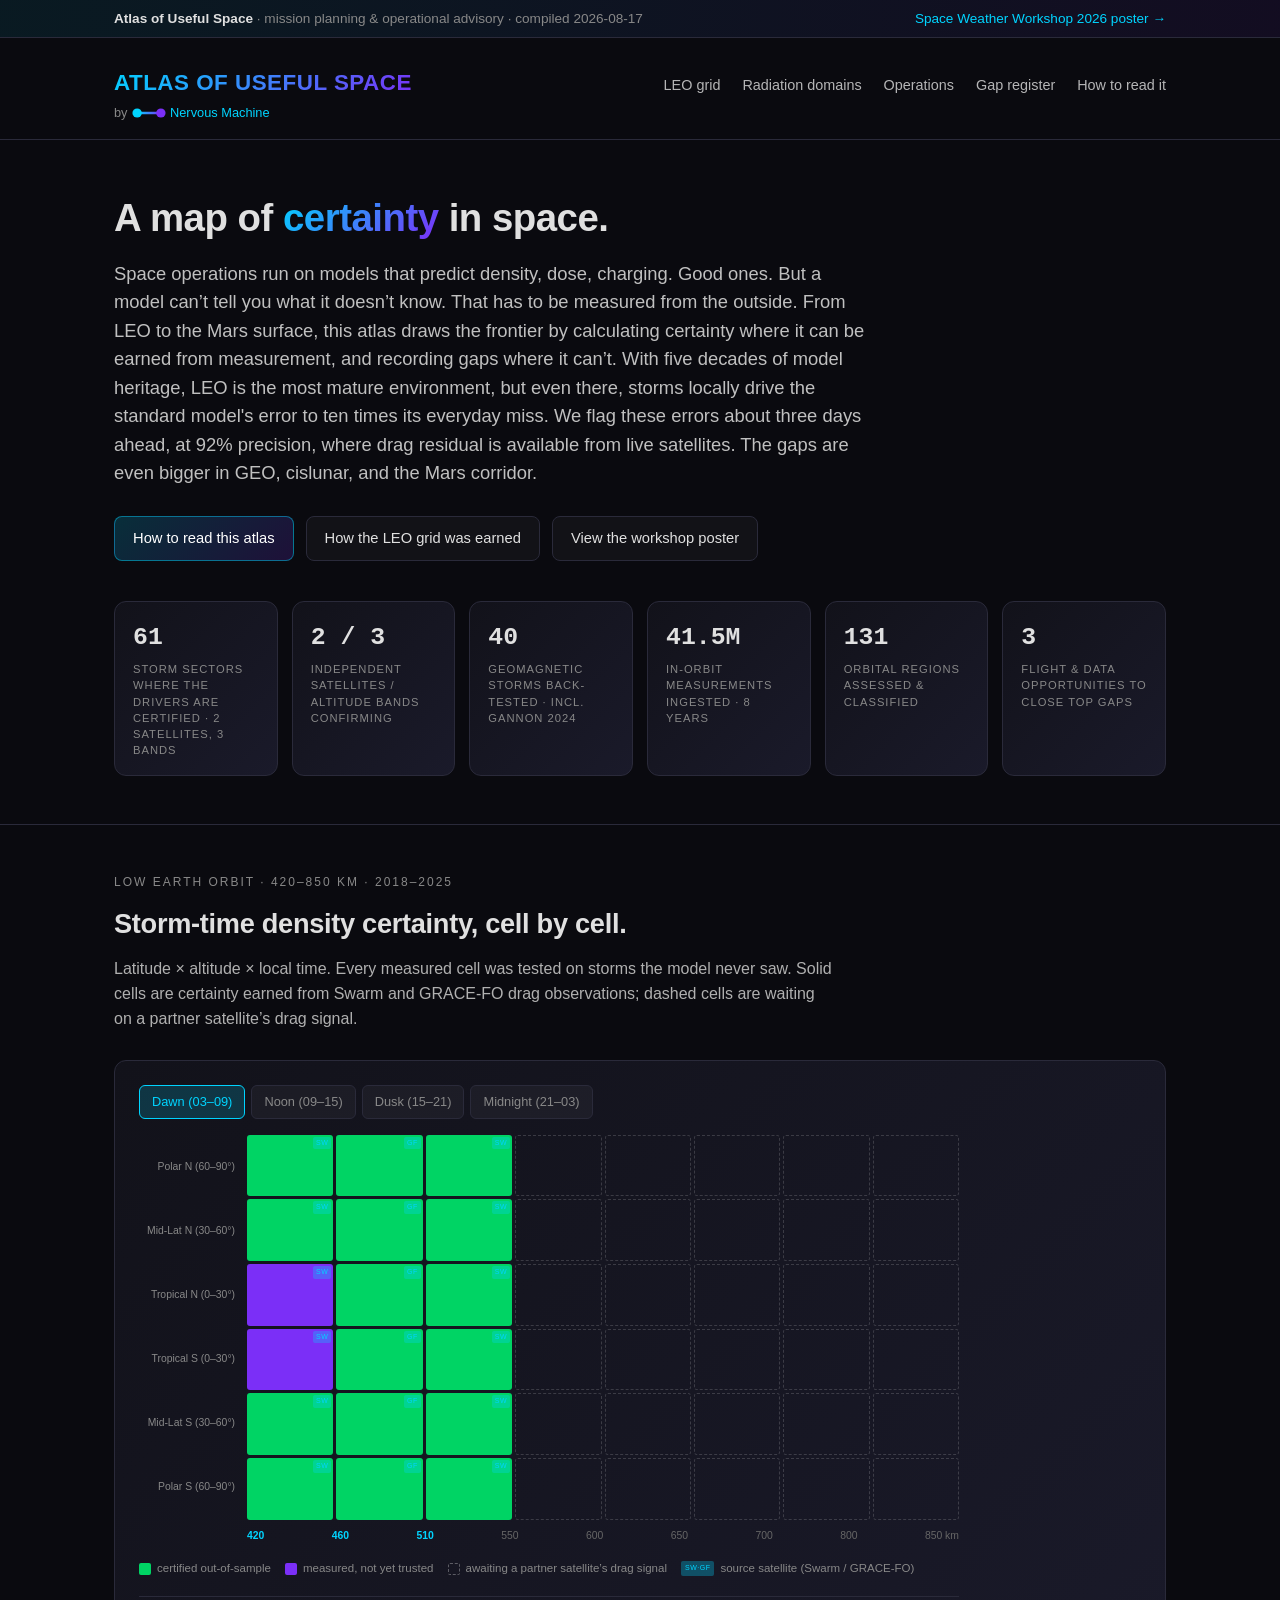
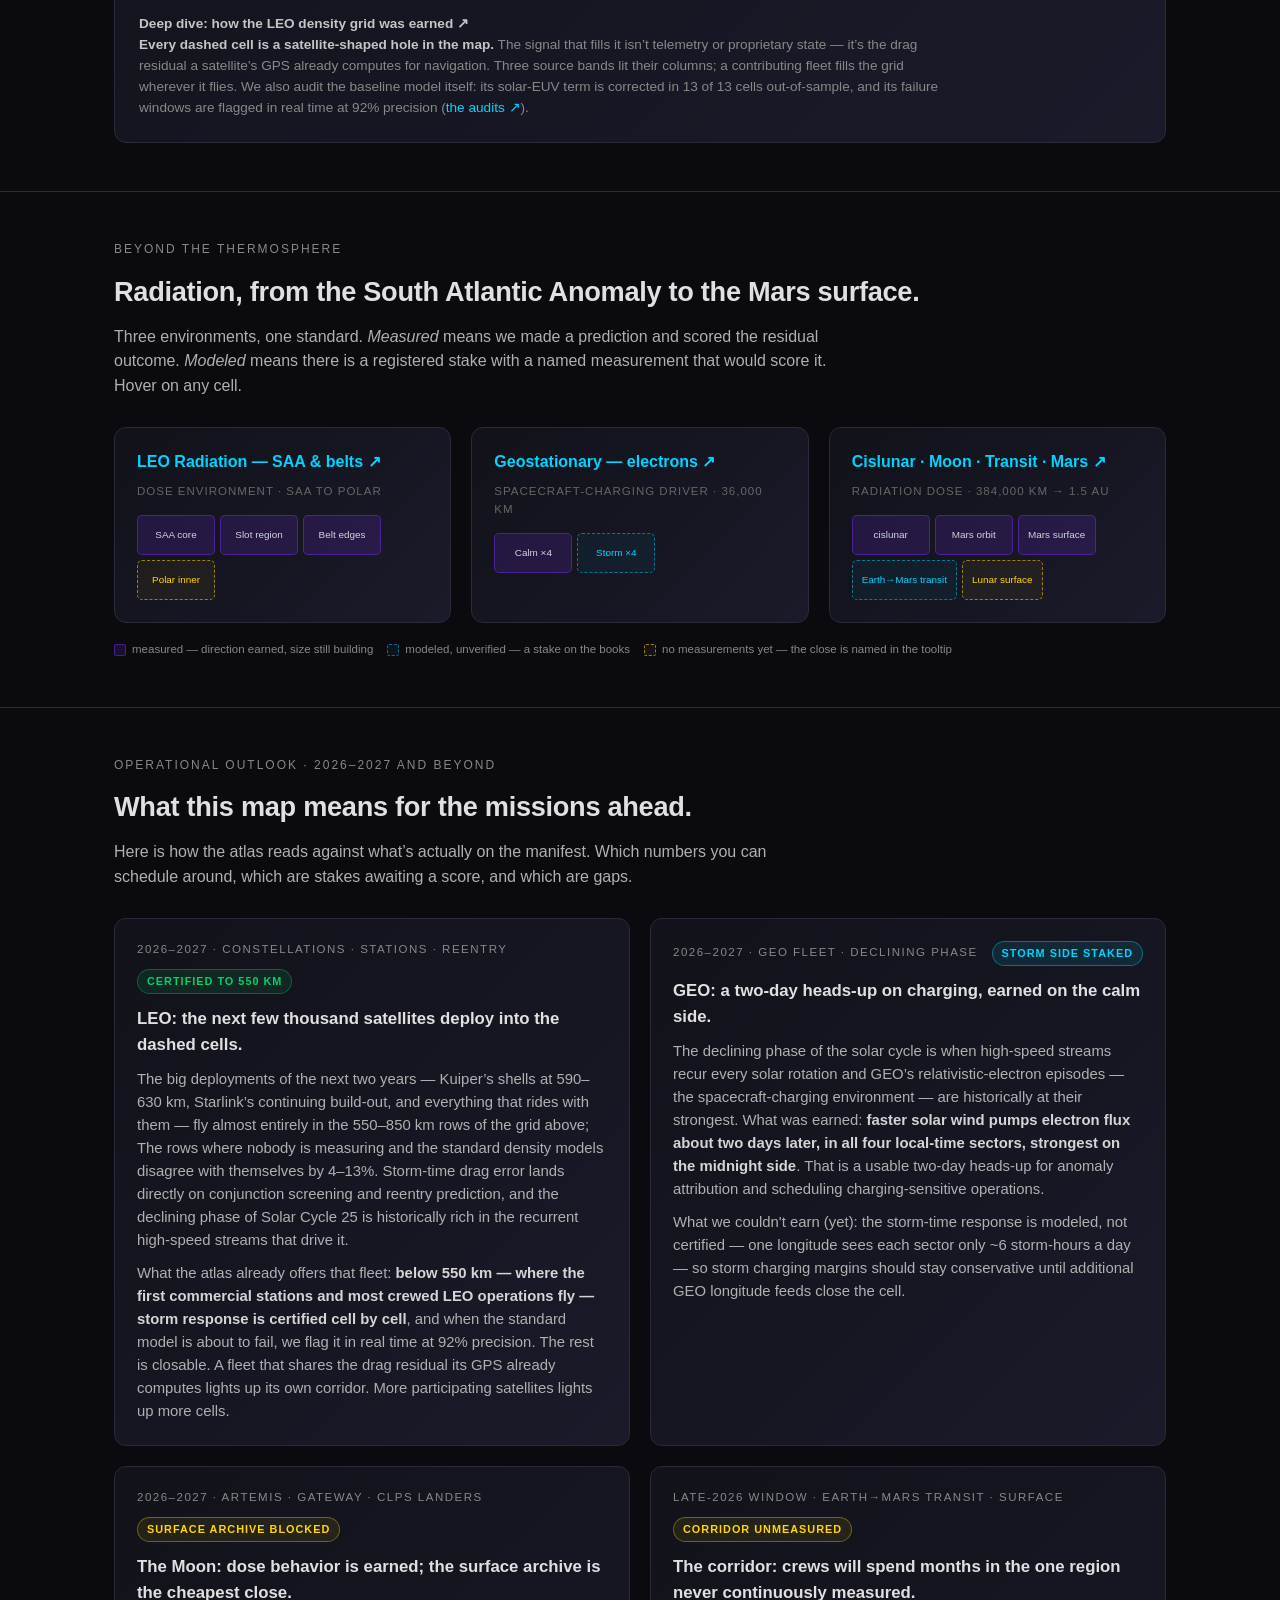
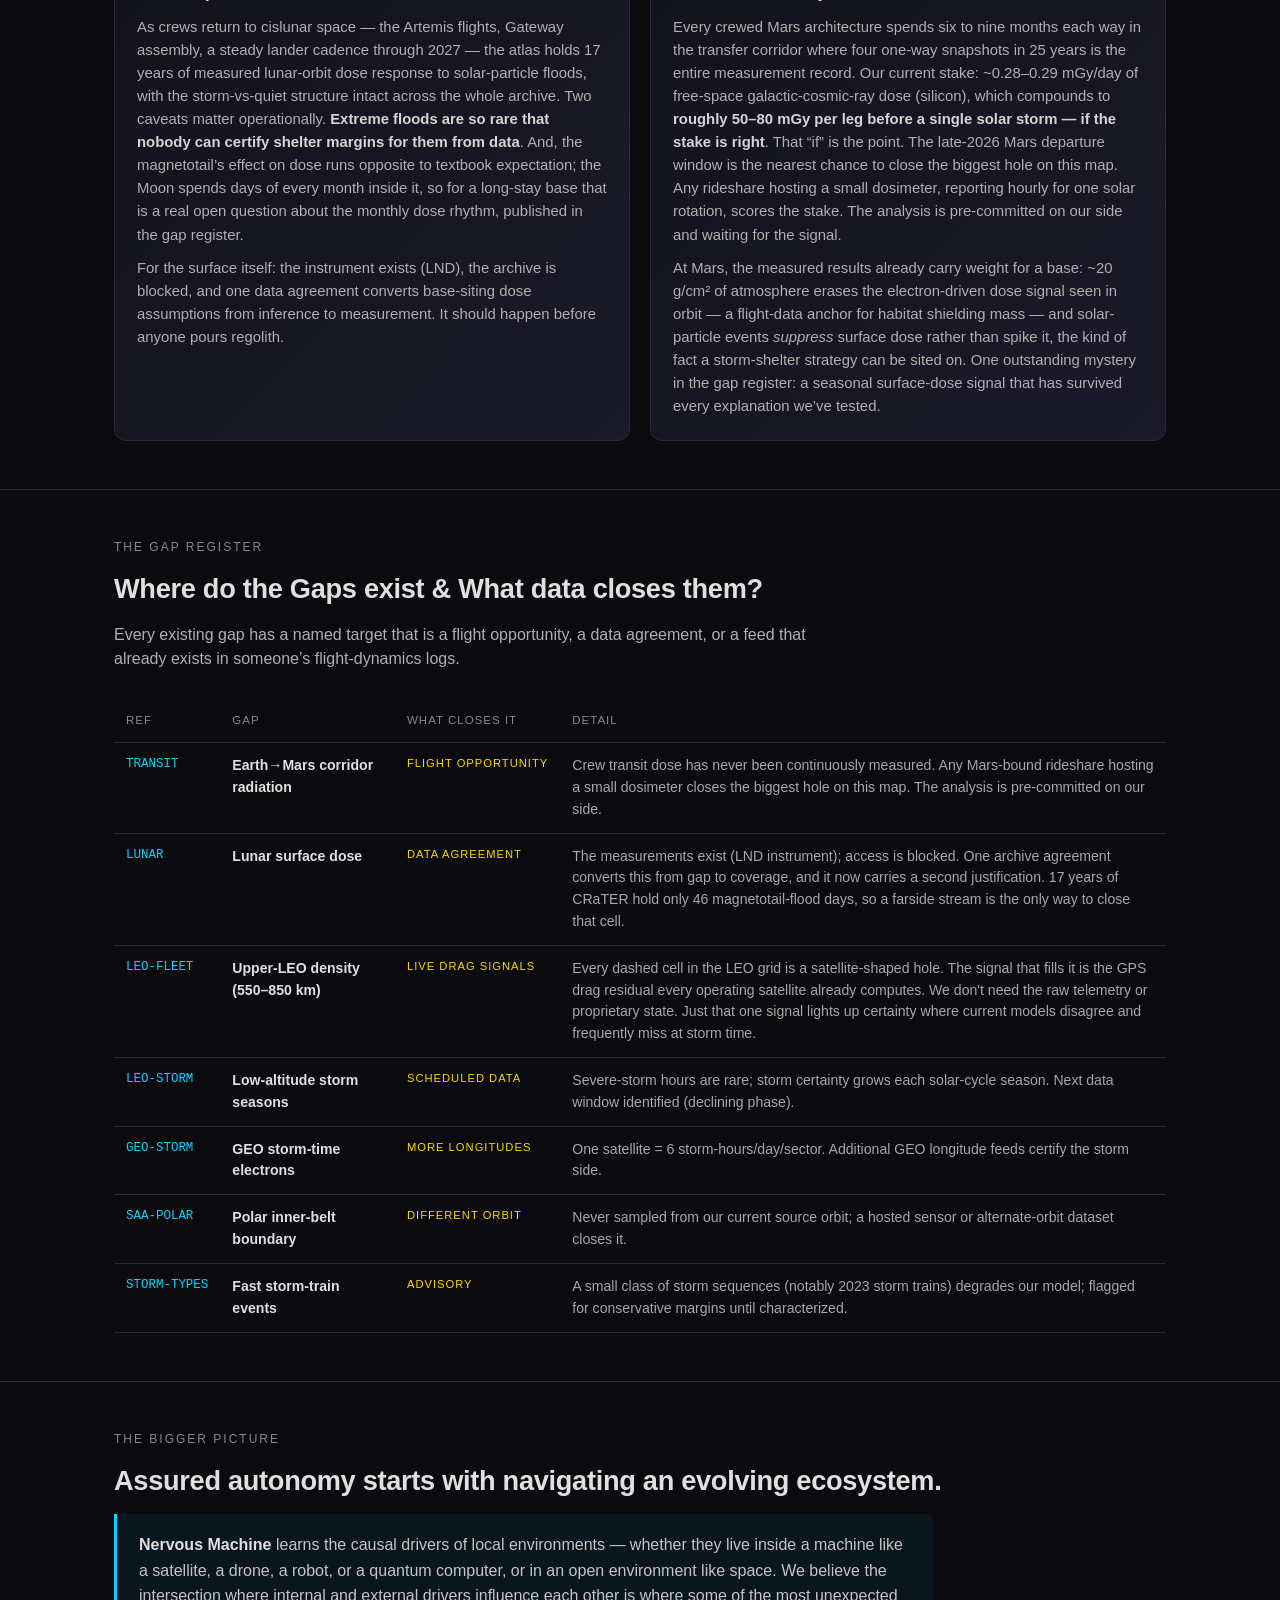
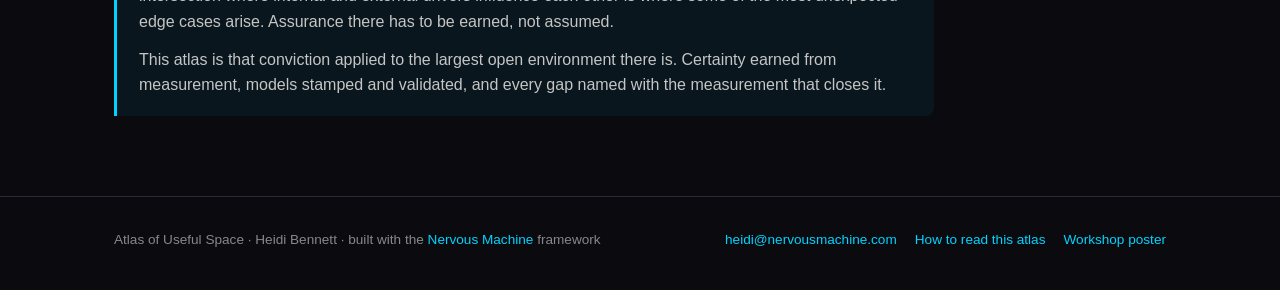
<file: public/index.html>
<!DOCTYPE html>
<html lang="en">

<head>
  <meta charset="UTF-8" />
  <meta name="viewport" content="width=device-width, initial-scale=1.0" />
  <title>Atlas of Useful Space</title>
  <meta name="description"
    content="Where certainty about the space environment is earned, where models stand in — stamped and staked — and where no measurements exist yet: LEO, GEO, cislunar, the Mars corridor, and Mars, with the specific measurement that closes each hole." />
  <style>
    * {
      margin: 0;
      padding: 0;
      box-sizing: border-box;
    }

    :root {
      --bg: #0a0a0f;
      --bg-card: #12121a;
      --bg-card-2: #1a1a2a;
      --border: #2a2a3a;
      --text: #e0e0e0;
      --muted: #888;
      --dim: #666;
      --cyan: #00d4ff;
      --purple: #7b2ff7;
      --green: #00d464;
      --yellow: #ffd700;
    }

    body {
      font-family: -apple-system, BlinkMacSystemFont, 'Segoe UI', sans-serif;
      background: var(--bg);
      color: var(--text);
      min-height: 100vh;
      line-height: 1.55;
      -webkit-font-smoothing: antialiased;
    }

    .mono {
      font-family: 'SF Mono', 'Fira Code', Menlo, monospace;
    }

    a {
      color: var(--cyan);
      text-decoration: none;
    }

    a:hover {
      text-decoration: underline;
    }

    .container {
      max-width: 1100px;
      margin: 0 auto;
      padding: 0 24px;
    }

    /* ========== Top bar ========== */
    .topbar {
      background: linear-gradient(90deg, rgba(0, 212, 255, 0.08), rgba(123, 47, 247, 0.08));
      border-bottom: 1px solid var(--border);
      font-size: 0.85rem;
      padding: 8px 0;
      color: var(--muted);
    }

    .topbar .container {
      display: flex;
      justify-content: space-between;
      align-items: center;
      flex-wrap: wrap;
      gap: 8px;
    }

    .topbar strong {
      color: var(--text);
    }

    /* ========== Header ========== */
    header.site {
      padding: 28px 0 16px;
      border-bottom: 1px solid var(--border);
    }

    header.site .container {
      display: flex;
      justify-content: space-between;
      align-items: baseline;
      flex-wrap: wrap;
      gap: 16px;
    }

    .brand h1 {
      font-size: 1.4rem;
      background: linear-gradient(135deg, #00d4ff, #7b2ff7);
      -webkit-background-clip: text;
      -webkit-text-fill-color: transparent;
      font-weight: 700;
      letter-spacing: 0.5px;
    }

    .brand .by {
      font-size: 0.8rem;
      color: var(--muted);
      margin-top: 2px;
    }

    nav.primary {
      display: flex;
      gap: 22px;
      font-size: 0.9rem;
      flex-wrap: wrap;
    }

    nav.primary a {
      color: var(--text);
      opacity: 0.8;
    }

    nav.primary a:hover {
      opacity: 1;
      text-decoration: none;
    }

    /* ========== Hero ========== */
    section.hero {
      padding: 56px 0 48px;
    }

    .hero h2 {
      font-size: 2.4rem;
      line-height: 1.15;
      font-weight: 700;
      letter-spacing: -0.5px;
      margin-bottom: 20px;
      max-width: 880px;
    }

    .hero h2 .accent {
      background: linear-gradient(135deg, #00d4ff, #7b2ff7);
      -webkit-background-clip: text;
      -webkit-text-fill-color: transparent;
    }

    .hero .lede {
      font-size: 1.15rem;
      color: #c0c0c0;
      max-width: 760px;
      margin-bottom: 28px;
    }

    .ctas {
      display: flex;
      gap: 12px;
      flex-wrap: wrap;
    }

    .btn {
      display: inline-flex;
      align-items: center;
      gap: 8px;
      padding: 10px 18px;
      border-radius: 8px;
      font-size: 0.92rem;
      font-weight: 500;
      border: 1px solid var(--border);
      background: rgba(255, 255, 255, 0.03);
      color: var(--text);
      transition: all 0.15s;
    }

    .btn:hover {
      background: rgba(255, 255, 255, 0.07);
      text-decoration: none;
      border-color: #3a3a4a;
    }

    .btn.primary {
      background: linear-gradient(135deg, rgba(0, 212, 255, 0.18), rgba(123, 47, 247, 0.18));
      border-color: rgba(0, 212, 255, 0.45);
      color: #fff;
    }

    .btn.primary:hover {
      border-color: rgba(0, 212, 255, 0.75);
    }

    .stats {
      display: grid;
      grid-template-columns: repeat(auto-fit, minmax(160px, 1fr));
      gap: 14px;
      margin-top: 40px;
    }

    .stat {
      background: linear-gradient(135deg, var(--bg-card), var(--bg-card-2));
      border: 1px solid var(--border);
      border-radius: 12px;
      padding: 16px 18px;
    }

    .stat .v {
      font-family: 'SF Mono', Menlo, monospace;
      font-size: 1.55rem;
      font-weight: 700;
      color: var(--text);
    }

    .stat .l {
      font-size: 0.7rem;
      color: var(--muted);
      text-transform: uppercase;
      letter-spacing: 1px;
      margin-top: 5px;
      line-height: 1.45;
    }

    /* ========== Section ========== */
    section.block {
      padding: 48px 0;
      border-top: 1px solid var(--border);
    }

    .eyebrow {
      font-size: 0.75rem;
      text-transform: uppercase;
      letter-spacing: 2px;
      color: var(--muted);
      margin-bottom: 12px;
    }

    h3.section-title {
      font-size: 1.7rem;
      font-weight: 600;
      margin-bottom: 12px;
      letter-spacing: -0.3px;
    }

    .section-lede {
      color: #b0b0b0;
      max-width: 720px;
      margin-bottom: 28px;
    }

    /* ========== Grid card (LEO density) ========== */
    .grid-card {
      background: linear-gradient(135deg, var(--bg-card), var(--bg-card-2));
      border: 1px solid var(--border);
      border-radius: 12px;
      padding: 24px;
    }

    .local-time-tabs {
      display: flex;
      gap: 6px;
      margin-bottom: 16px;
      flex-wrap: wrap;
    }

    .lt-tab {
      padding: 6px 12px;
      background: rgba(255, 255, 255, 0.04);
      border: 1px solid var(--border);
      border-radius: 6px;
      cursor: pointer;
      font-size: 0.8rem;
      color: var(--muted);
      transition: all 0.15s;
    }

    .lt-tab:hover {
      background: rgba(255, 255, 255, 0.08);
    }

    .lt-tab.active {
      background: rgba(0, 212, 255, 0.18);
      border-color: var(--cyan);
      color: var(--cyan);
    }

    .voxel-grid-container {
      display: flex;
      gap: 8px;
      max-width: 820px;
    }

    .voxel-y-labels {
      display: flex;
      flex-direction: column;
      justify-content: space-around;
      font-size: 0.65rem;
      color: var(--muted);
      min-width: 100px;
      text-align: right;
      padding-right: 4px;
    }

    .voxel-grid {
      display: grid;
      grid-template-columns: repeat(8, 1fr);
      grid-template-rows: repeat(6, 1fr);
      gap: 3px;
      flex: 1;
    }

    .voxel {
      aspect-ratio: 1.4;
      border-radius: 3px;
      transition: all 0.2s ease;
      cursor: pointer;
      position: relative;
      min-height: 30px;
    }

    .voxel:hover {
      transform: scale(1.18);
      z-index: 60;
      box-shadow: 0 0 14px currentColor;
    }

    .v-high {
      background: var(--green);
      color: var(--green);
    }

    .v-learn {
      background: var(--purple);
      color: var(--purple);
    }

    .v-await {
      background: transparent;
      border: 1px dashed rgba(255, 255, 255, 0.16);
    }

    .v-await:hover {
      border-color: rgba(0, 212, 255, 0.55);
      background: rgba(0, 212, 255, 0.05);
      box-shadow: 0 0 10px rgba(0, 212, 255, 0.2);
    }

    .badge {
      position: absolute;
      top: 2px;
      right: 2px;
      font-size: 7px;
      background: rgba(0, 212, 255, 0.3);
      color: var(--cyan);
      padding: 1px 3px;
      border-radius: 2px;
      letter-spacing: 0.5px;
    }

    .vtip {
      display: none;
      position: absolute;
      bottom: calc(100% + 8px);
      left: 50%;
      transform: translateX(-50%);
      width: 280px;
      background: var(--bg-card-2);
      border: 1px solid #3a3a4a;
      border-radius: 8px;
      padding: 9px 12px;
      font-size: 0.74rem;
      line-height: 1.5;
      color: #b8c2cc;
      box-shadow: 0 10px 28px rgba(0, 0, 0, 0.6);
      pointer-events: none;
      z-index: 100;
      white-space: normal;
    }

    .voxel:hover .vtip {
      display: block;
    }

    .vtip b {
      color: var(--text);
    }

    .altitude-labels {
      display: flex;
      justify-content: space-between;
      font-size: 0.65rem;
      color: var(--dim);
      margin-top: 8px;
      padding-left: 108px;
      max-width: 820px;
    }

    .altitude-labels .src {
      color: var(--cyan);
      font-weight: 600;
    }

    .legend {
      display: flex;
      gap: 14px;
      font-size: 0.72rem;
      color: var(--muted);
      margin-top: 16px;
      flex-wrap: wrap;
      align-items: center;
    }

    .legend-item {
      display: flex;
      align-items: center;
      gap: 6px;
    }

    .legend-color {
      width: 12px;
      height: 12px;
      border-radius: 2px;
      flex: none;
    }

    .grid-caption {
      font-size: 0.85rem;
      color: var(--muted);
      margin-top: 18px;
      padding-top: 16px;
      border-top: 1px solid var(--border);
      max-width: 820px;
    }

    .grid-caption b {
      color: #c5c5c5;
    }

    .good {
      color: var(--green);
      font-weight: 700;
    }

    .std {
      color: #b388ff;
      font-weight: 700;
    }

    .warn {
      color: var(--yellow);
    }

    /* ========== Pillars (domains, method, ops) ========== */
    .three-up {
      display: grid;
      grid-template-columns: repeat(3, 1fr);
      gap: 20px;
    }

    @media (max-width: 800px) {
      .three-up {
        grid-template-columns: 1fr;
      }
    }

    .two-up {
      display: grid;
      grid-template-columns: repeat(2, 1fr);
      gap: 20px;
    }

    @media (max-width: 800px) {
      .two-up {
        grid-template-columns: 1fr;
      }
    }

    .pillar {
      background: linear-gradient(135deg, var(--bg-card), var(--bg-card-2));
      border: 1px solid var(--border);
      border-radius: 12px;
      padding: 22px;
    }

    .pillar h4 {
      font-size: 1rem;
      font-weight: 600;
      margin-bottom: 8px;
      color: var(--cyan);
    }

    .pillar h4 a {
      color: inherit;
    }

    .pillar .pdist {
      font-size: 0.72rem;
      color: var(--dim);
      letter-spacing: 1px;
      text-transform: uppercase;
      margin-bottom: 14px;
    }

    .pillar p {
      font-size: 0.93rem;
      color: #b0b0b0;
    }

    /* ========== Domain cells ========== */
    .cellrow {
      display: flex;
      flex-wrap: wrap;
      gap: 5px;
    }

    .cell {
      position: relative;
      border-radius: 5px;
      cursor: default;
      display: flex;
      align-items: center;
      justify-content: center;
      min-width: 78px;
      height: 40px;
      padding: 0 9px;
    }

    .cl {
      font-size: 0.62rem;
      color: #cfd6de;
      text-align: center;
      line-height: 1.2;
    }

    .c-adj {
      background: rgba(123, 47, 247, 0.16);
      border: 1px solid rgba(123, 47, 247, 0.45);
    }

    .c-gap {
      background: rgba(255, 215, 0, 0.05);
      border: 1.5px dashed rgba(255, 215, 0, 0.55);
    }

    .c-gap .cl {
      color: var(--yellow);
    }

    .c-mod {
      background: rgba(0, 212, 255, 0.05);
      border: 1.5px dashed rgba(0, 212, 255, 0.5);
    }

    .c-mod .cl {
      color: var(--cyan);
    }

    .cell:hover,
    .cell:focus {
      z-index: 50;
      outline: none;
      transform: scale(1.08);
    }

    .tip {
      display: none;
      position: absolute;
      bottom: calc(100% + 8px);
      left: 50%;
      transform: translateX(-50%);
      width: 270px;
      background: var(--bg-card-2);
      border: 1px solid #3a3a4a;
      border-radius: 8px;
      padding: 9px 12px;
      font-size: 0.74rem;
      line-height: 1.5;
      color: #b8c2cc;
      box-shadow: 0 10px 28px rgba(0, 0, 0, 0.6);
      pointer-events: none;
      z-index: 100;
    }

    .cell:hover .tip,
    .cell:focus .tip {
      display: block;
    }

    .tip b {
      color: var(--text);
    }

    /* ========== Operations cards ========== */
    .phase-row {
      display: flex;
      justify-content: space-between;
      align-items: center;
      margin-bottom: 12px;
      gap: 10px;
      flex-wrap: wrap;
    }

    .phase-num {
      font-size: 0.72rem;
      text-transform: uppercase;
      letter-spacing: 1.5px;
      color: var(--muted);
      font-weight: 500;
    }

    .phase-status {
      font-size: 0.68rem;
      text-transform: uppercase;
      letter-spacing: 1px;
      padding: 3px 9px;
      border-radius: 999px;
      font-weight: 600;
      white-space: nowrap;
    }

    .phase-status.earned {
      color: var(--green);
      background: rgba(0, 212, 100, 0.1);
      border: 1px solid rgba(0, 212, 100, 0.35);
    }

    .phase-status.staked {
      color: var(--cyan);
      background: rgba(0, 212, 255, 0.1);
      border: 1px solid rgba(0, 212, 255, 0.4);
    }

    .phase-status.hole {
      color: var(--yellow);
      background: rgba(255, 215, 0, 0.08);
      border: 1px solid rgba(255, 215, 0, 0.35);
    }

    .pillar.ops h4 {
      color: var(--text);
      font-size: 1.05rem;
      margin-bottom: 10px;
    }

    .pillar.ops p {
      margin-bottom: 10px;
    }

    .pillar.ops p:last-child {
      margin-bottom: 0;
    }

    .pillar.ops strong {
      color: #d5d5d5;
    }

    /* ========== Gap register table ========== */
    table.gaps {
      width: 100%;
      border-collapse: collapse;
      font-size: 0.88rem;
    }

    table.gaps th,
    table.gaps td {
      text-align: left;
      padding: 12px;
      border-bottom: 1px solid var(--border);
      vertical-align: top;
    }

    table.gaps th {
      font-size: 0.72rem;
      text-transform: uppercase;
      letter-spacing: 1px;
      color: var(--muted);
      font-weight: 500;
    }

    table.gaps .gid {
      font-family: 'SF Mono', Menlo, monospace;
      font-size: 0.78rem;
      color: var(--cyan);
      white-space: nowrap;
    }

    table.gaps .gcell {
      color: var(--text);
      font-weight: 600;
      min-width: 150px;
    }

    table.gaps .gst {
      font-size: 0.7rem;
      text-transform: uppercase;
      letter-spacing: 1px;
      color: var(--yellow);
      white-space: nowrap;
    }

    table.gaps .gtx {
      color: #a8a8a8;
    }

    .table-scroll {
      overflow-x: auto;
    }

    /* ========== Vision callout ========== */
    .ask-callout {
      border-left: 3px solid var(--cyan);
      background: rgba(0, 212, 255, 0.06);
      padding: 18px 22px;
      border-radius: 0 8px 8px 0;
      font-size: 1rem;
      color: #c5c5c5;
      max-width: 820px;
      line-height: 1.6;
    }

    .ask-callout p {
      margin-bottom: 12px;
    }

    .ask-callout p:last-child {
      margin-bottom: 0;
    }

    .ask-callout strong {
      color: var(--text);
    }

    /* ========== Provenance callout ========== */
    .callout {
      background: linear-gradient(135deg, rgba(123, 47, 247, 0.08), rgba(0, 212, 255, 0.05));
      border: 1px solid rgba(123, 47, 247, 0.3);
      border-radius: 12px;
      padding: 28px;
    }

    .callout p {
      margin-bottom: 12px;
      color: #c5c5c5;
    }

    .callout p:last-child {
      margin-bottom: 0;
    }

    .callout .sources {
      font-size: 0.85rem;
      color: var(--muted);
    }

    /* ========== Footer ========== */
    footer {
      border-top: 1px solid var(--border);
      margin-top: 32px;
      padding: 32px 0 40px;
      color: var(--muted);
      font-size: 0.85rem;
    }

    footer .container {
      display: flex;
      justify-content: space-between;
      align-items: center;
      flex-wrap: wrap;
      gap: 14px;
    }

    footer .links {
      display: flex;
      gap: 18px;
      flex-wrap: wrap;
    }
  </style>
</head>

<body>

  <div class="topbar">
    <div class="container">
      <span><strong>Atlas of Useful Space</strong> · mission planning &amp; operational advisory · compiled
        2026-08-17</span>
      <span><a href="poster_v7.pdf">Space Weather Workshop 2026 poster &rarr;</a></span>
    </div>
  </div>

  <header class="site">
    <div class="container">
      <div class="brand">
        <h1>ATLAS OF USEFUL SPACE</h1>
        <div class="by">by <a href="https://nervousmachine.com"><img src="logo.svg" alt=""
              style="height:0.95em;vertical-align:-0.15em;margin-right:0.25em">Nervous Machine</a></div>
      </div>
      <nav class="primary">
        <a href="#grid">LEO grid</a>
        <a href="#domains">Radiation domains</a>
        <a href="#operations">Operations</a>
        <a href="#gaps">Gap register</a>
        <a href="atlas-deep/method.html">How to read it</a>
      </nav>
    </div>
  </header>

  <section class="hero">
    <div class="container">
      <h2>A map of <span class="accent">certainty</span> in space.</h2>
      <p class="lede">
        Space operations run on models that predict density, dose, charging. Good ones. But a model can&rsquo;t
        tell you what it doesn&rsquo;t know. That has to be measured from the outside. From LEO to the Mars surface,
        this atlas draws the frontier by calculating certainty where it can be earned from measurement, and recording
        gaps where it can&rsquo;t. With five decades of model heritage, LEO is the most mature environment, but even
        there,
        storms locally drive the standard model's error to ten times its everyday miss. We flag these errors about
        three days ahead, at 92% precision, where drag residual is available from live satellites. The gaps are even
        bigger
        in GEO, cislunar, and the Mars corridor.
      </p>
      <div class="ctas">
        <a class="btn primary" href="atlas-deep/method.html">How to read this atlas</a>
        <a class="btn" href="atlas-deep/leo-density.html">How the LEO grid was earned</a>
        <a class="btn" href="poster_v7.pdf">View the workshop poster</a>
      </div>
      <div class="stats">
        <div class="stat">
          <div class="v">61</div>
          <div class="l">storm sectors where the drivers are certified · 2 satellites, 3 bands</div>
        </div>
        <div class="stat">
          <div class="v">2 / 3</div>
          <div class="l">independent satellites / altitude bands confirming</div>
        </div>
        <div class="stat">
          <div class="v">40</div>
          <div class="l">geomagnetic storms back-tested · incl. Gannon 2024</div>
        </div>
        <div class="stat">
          <div class="v">41.5M</div>
          <div class="l">in-orbit measurements ingested · 8 years</div>
        </div>
        <div class="stat">
          <div class="v">131</div>
          <div class="l">orbital regions assessed &amp; classified</div>
        </div>
        <div class="stat">
          <div class="v">3</div>
          <div class="l">flight &amp; data opportunities to close top gaps</div>
        </div>
      </div>
    </div>
  </section>

  <section class="block" id="grid">
    <div class="container">
      <div class="eyebrow">Low Earth Orbit · 420–850 km · 2018–2025</div>
      <h3 class="section-title">Storm-time density certainty, cell by cell.</h3>
      <p class="section-lede">
        Latitude &times; altitude &times; local time. Every measured cell was tested on storms the model
        never saw. Solid cells are certainty earned from Swarm and GRACE-FO drag observations; dashed
        cells are waiting on a partner satellite&rsquo;s drag signal.
      </p>
      <div class="grid-card">
        <div class="local-time-tabs">
          <div class="lt-tab active" data-lt="dawn">Dawn (03–09)</div>
          <div class="lt-tab" data-lt="noon">Noon (09–15)</div>
          <div class="lt-tab" data-lt="dusk">Dusk (15–21)</div>
          <div class="lt-tab" data-lt="midnight">Midnight (21–03)</div>
        </div>
        <div class="voxel-grid-container">
          <div class="voxel-y-labels">
            <span>Polar N (60–90°)</span>
            <span>Mid-Lat N (30–60°)</span>
            <span>Tropical N (0–30°)</span>
            <span>Tropical S (0–30°)</span>
            <span>Mid-Lat S (30–60°)</span>
            <span>Polar S (60–90°)</span>
          </div>
          <div class="voxel-grid" id="vgrid"></div>
        </div>
        <div class="altitude-labels">
          <span class="src">420</span>
          <span class="src">460</span>
          <span class="src">510</span>
          <span>550</span>
          <span>600</span>
          <span>650</span>
          <span>700</span>
          <span>800</span>
          <span>850 km</span>
        </div>
        <div class="legend">
          <div class="legend-item">
            <div class="legend-color" style="background: var(--green);"></div> certified out-of-sample
          </div>
          <div class="legend-item">
            <div class="legend-color" style="background: var(--purple);"></div> measured, not yet
            trusted
          </div>
          <div class="legend-item">
            <div class="legend-color" style="background: transparent; border: 1px dashed rgba(255,255,255,0.3);"></div>
            awaiting a partner satellite&rsquo;s drag signal
          </div>
          <div class="legend-item"><span
              style="font-size: 7px; background: rgba(0,212,255,0.3); color: #00d4ff; padding: 2px 4px; border-radius: 2px; letter-spacing: 0.5px;">SW·GF</span>
            source satellite (Swarm / GRACE-FO)</div>
        </div>
        <div class="grid-caption">
          <a href="atlas-deep/leo-density.html"><b>Deep dive: how the LEO density grid was earned
              &#8599;</b></a><br>
          <b>Every dashed cell is a satellite-shaped hole in the map.</b> The signal that fills it
          isn&rsquo;t telemetry or proprietary state — it&rsquo;s the drag residual a
          satellite&rsquo;s GPS already computes for navigation. Three source bands lit their columns;
          a contributing fleet fills the grid wherever it flies. We also audit the baseline model
          itself: its solar-EUV term is corrected in 13 of 13 cells out-of-sample, and its failure
          windows are flagged in real time at 92% precision (<a href="atlas-deep/method.html">the
            audits &#8599;</a>).
        </div>
      </div>
    </div>
  </section>

  <section class="block" id="domains">
    <div class="container">
      <div class="eyebrow">Beyond the thermosphere</div>
      <h3 class="section-title">Radiation, from the South Atlantic Anomaly to the Mars surface.</h3>
      <p class="section-lede">
        Three environments, one standard. <em>Measured</em> means we made a prediction and scored the residual outcome.
        <em>Modeled</em> means there is a registered stake with a named measurement that
        would score it. Hover on any cell.
      </p>
      <div class="three-up">
        <div class="pillar">
          <h4><a href="atlas-deep/leo-radiation.html">LEO Radiation — SAA &amp; belts &#8599;</a></h4>
          <div class="pdist">dose environment · SAA to polar</div>
          <div class="cellrow">
            <div class="cell c-adj" tabindex="0"><span class="cl">SAA core</span>
              <div class="tip"><b>South Atlantic Anomaly core</b><br>MEASURED — during storms, radiation dose here does
                the opposite of everywhere else. It drops first, then recovers. We predicted that in advance, and it
                held
                in exactly this one cell and nowhere else. We trust the direction; we are still earning confidence in
                the size.</div>
            </div>
            <div class="cell c-adj" tabindex="0"><span class="cl">Slot region</span>
              <div class="tip"><b>Slot region</b><br>MEASURED — we measured how long dose takes to settle after a storm
                passes (the question crews and planners actually ask). The shape of the recovery is earned; confidence
                in the exact numbers is still building.</div>
            </div>
            <div class="cell c-adj" tabindex="0"><span class="cl">Belt edges</span>
              <div class="tip"><b>Belt edges (outer/polar)</b><br>MEASURED — storms push dose UP here (unlike the SAA
                core), with the strongest solar-particle coupling at the poles. Direction earned; confidence still
                building.</div>
            </div>
            <div class="cell c-gap" tabindex="0"><span class="cl">Polar inner</span>
              <div class="tip"><b>Polar inner boundary</b><br>NO MEASUREMENTS YET — our source orbit never samples this
                cell.<br><b>What closes it:</b> data from a different orbit, or a hosted sensor.</div>
            </div>
          </div>
        </div>
        <div class="pillar">
          <h4><a href="atlas-deep/geo.html">Geostationary — electrons &#8599;</a></h4>
          <div class="pdist">spacecraft-charging driver · 36,000 km</div>
          <div class="cellrow">
            <div class="cell c-adj" tabindex="0"><span class="cl">Calm ×4</span>
              <div class="tip"><b>GEO electrons · calm conditions</b><br>MEASURED — faster solar wind reliably pumps up
                the electron flux about two days later, in all four local-time sectors, strongest on the midnight side —
                exactly the shape spacecraft-charging planning needs, and we called the ordering before we saw it. We
                trust the direction and the ordering; we do not yet claim the amplitude. A longer observing window earns
                that.</div>
            </div>
            <div class="cell c-mod" tabindex="0"><span class="cl">Storm ×4</span>
              <div class="tip"><b>GEO electrons · storm conditions</b><br>MODELED, UNVERIFIED — one longitude sees each
                sector only ~6 storm-hours a day, so the storm side cannot be certified from measurement yet. NOAA's
                operational forecaster (REFM) puts a storm response near 5.7×10⁸ e/cm²·day·sr (2-day peak ~1.1×10⁹) —
                stamped with its own published skill, which is modest at one day out.<br><b>The
                  measurement that scores this stake:</b> electron feeds from additional GEO longitudes.</div>
            </div>
          </div>
        </div>
        <div class="pillar">
          <h4><a href="atlas-deep/moon-mars.html">Cislunar · Moon · Transit · Mars &#8599;</a></h4>
          <div class="pdist">radiation dose · 384,000 km → 1.5 AU</div>
          <div class="cellrow">
            <div class="cell c-adj" tabindex="0"><span class="cl">cislunar</span>
              <div class="tip"><b>Cislunar orbit</b><br>MEASURED — we followed the Moon's radiation dose across 17 years
                and learned how it answers solar-particle floods; the storm-vs-quiet model structure we built for it
                held over the entire archive. Two honest caveats: extreme floods are so rare that
                no one can yet be confident about them, and one geometry effect (the magnetotail's influence on dose)
                behaves opposite to what the textbooks suggested. This is an open question we publish in the gap
                register.</div>
            </div>
            <div class="cell c-adj" tabindex="0"><span class="cl">Mars orbit</span>
              <div class="tip"><b>Mars orbit</b><br>MEASURED — one relationship earned so far:
                the electron-driven dose signal that shows up in Mars orbit disappears at the surface, under 20 g/cm² of
                atmosphere. This isa direct read on how much shielding matters. The rest of this cell's structure is
                mapped as
                six named open questions, each with a planned next step.</div>
            </div>
            <div class="cell c-adj" tabindex="0"><span class="cl">Mars surface</span>
              <div class="tip"><b>Mars surface</b><br>MEASURED — surface dose followed across two separate years (2023
                and 2024–25). The dependable finding: solar-particle events SUPPRESS dose at the surface where the
                atmosphere
                filters the flood. This occurredthe same way in both years, and in one season we certified the effect is
                essentially
                zero, firmly (knowing a solid zero is real knowledge). We also caught two solar-storm arrivals at Mars
                that appear in no official catalog, confirmed against an orbiting spacecraft. The puzzle we published
                is a seasonal dose signal that showed up in BOTH years and survived every explanation we tested. This is
                our best open mystery, with the tests on record.</div>
            </div>
            <div class="cell c-mod" tabindex="0"><span class="cl">Earth→Mars transit</span>
              <div class="tip"><b>Earth→Mars transfer corridor</b><br>MODELED, UNVERIFIED — no continuous measurement
                exists (4 one-way snapshots in 25 years). Here's what the current models stake:
                ~0.28–0.29 mGy/day free-space GCR silicon dose (BON2020 + HZETRN2020, current-cycle conditions) — a
                model pair that came within ~4% of the one modern point-check that exists.<br><b>The measurement needed
                  to
                  score this stake is </b> a hosted dosimeter on any Mars-bound rideshare, hourly, one solar rotation.
              </div>
            </div>
            <div class="cell c-gap" tabindex="0"><span class="cl">Lunar surface</span>
              <div class="tip"><b>Lunar surface</b><br>NO MEASUREMENTS AVAILABLE — the instrument exists (LND); archive
                access is blocked.<br><b>What closes it:</b> a data-access agreement. Cheapest cell on the map.</div>
            </div>
          </div>
        </div>
      </div>
      <div class="legend" style="margin-top: 18px;">
        <div class="legend-item">
          <div class="legend-color" style="background: rgba(123,47,247,0.16); border: 1px solid rgba(123,47,247,0.45);">
          </div>
          measured — direction earned, size still building
        </div>
        <div class="legend-item">
          <div class="legend-color" style="background: rgba(0,212,255,0.05); border: 1.5px dashed rgba(0,212,255,0.5);">
          </div>
          modeled, unverified — a stake on the books
        </div>
        <div class="legend-item">
          <div class="legend-color"
            style="background: rgba(255,215,0,0.05); border: 1.5px dashed rgba(255,215,0,0.55);"></div>
          no measurements yet — the close is named in the tooltip
        </div>
      </div>
    </div>
  </section>

  <section class="block" id="operations">
    <div class="container">
      <div class="eyebrow">Operational outlook · 2026–2027 and beyond</div>
      <h3 class="section-title">What this map means for the missions ahead.</h3>
      <p class="section-lede">
        Here is how the atlas reads against
        what&rsquo;s actually on the manifest. Which numbers you can schedule around, which are stakes
        awaiting a score, and which are gaps.
      </p>
      <div class="two-up">
        <div class="pillar ops">
          <div class="phase-row">
            <span class="phase-num">2026–2027 · Constellations · Stations · Reentry</span>
            <span class="phase-status earned">Certified to 550 km</span>
          </div>
          <h4>LEO: the next few thousand satellites deploy into the dashed cells.</h4>
          <p>
            The big deployments of the next two years — Kuiper&rsquo;s shells at 590–630 km,
            Starlink&rsquo;s continuing build-out, and everything that rides with them — fly almost
            entirely in the 550–850 km rows of the grid above; The rows where nobody is measuring
            and the standard density models disagree with themselves by 4–13%. Storm-time drag error
            lands directly on conjunction screening and reentry prediction, and the declining phase
            of Solar Cycle 25 is historically rich in the recurrent high-speed streams that drive it.
          </p>
          <p>
            What the atlas already offers that fleet: <strong>below 550 km — where the first
              commercial stations and most crewed LEO operations fly — storm response is certified
              cell by cell</strong>, and when the standard model is about to fail, we flag it in real
            time at 92% precision. The rest is closable. A fleet that shares the drag residual its
            GPS already computes lights up its own corridor. More participating satellites lights up more cells.
          </p>
        </div>
        <div class="pillar ops">
          <div class="phase-row">
            <span class="phase-num">2026–2027 · GEO fleet · Declining phase</span>
            <span class="phase-status staked">Storm side staked</span>
          </div>
          <h4>GEO: a two-day heads-up on charging, earned on the calm side.</h4>
          <p>
            The declining phase of the solar cycle is when high-speed streams recur every solar
            rotation and GEO&rsquo;s relativistic-electron episodes — the spacecraft-charging
            environment — are historically at their strongest. What was earned: <strong>faster solar
              wind pumps electron flux about two days later, in all four local-time sectors, strongest
              on the midnight side</strong>. That is a usable
            two-day heads-up for anomaly attribution and scheduling charging-sensitive operations.
          </p>
          <p>
            What we couldn't earn (yet): the storm-time response is modeled, not certified — one
            longitude sees each sector only ~6 storm-hours a day — so storm charging margins should
            stay conservative until additional GEO longitude feeds close the cell.
          </p>
        </div>
        <div class="pillar ops">
          <div class="phase-row">
            <span class="phase-num">2026–2027 · Artemis · Gateway · CLPS landers</span>
            <span class="phase-status hole">Surface archive blocked</span>
          </div>
          <h4>The Moon: dose behavior is earned; the surface archive is the cheapest close.</h4>
          <p>
            As crews return to cislunar space — the Artemis flights, Gateway assembly, a steady
            lander cadence through 2027 — the atlas holds 17 years of measured lunar-orbit dose
            response to solar-particle floods, with the storm-vs-quiet structure intact across the
            whole archive. Two caveats matter operationally. <strong>Extreme floods are so rare that
              nobody can certify shelter margins for them from data</strong>. And, the magnetotail&rsquo;s effect on
            dose runs opposite to
            textbook expectation; the Moon spends days of every month inside it, so for a long-stay
            base that is a real open question about the monthly dose rhythm, published in the gap register.
          </p>
          <p>
            For the surface itself: the instrument exists (LND), the archive is blocked, and one
            data agreement converts base-siting dose assumptions from inference to measurement. It
            should happen before anyone pours regolith.
          </p>
        </div>
        <div class="pillar ops">
          <div class="phase-row">
            <span class="phase-num">Late-2026 window · Earth→Mars transit · Surface</span>
            <span class="phase-status hole">Corridor unmeasured</span>
          </div>
          <h4>The corridor: crews will spend months in the one region never continuously measured.</h4>
          <p>
            Every crewed Mars architecture spends six to nine months each way in the transfer
            corridor where four one-way snapshots in 25 years is the entire measurement record. Our
            current stake: ~0.28–0.29 mGy/day of free-space galactic-cosmic-ray dose
            (silicon), which compounds to <strong>roughly 50–80 mGy per leg before a single solar
              storm — if the stake is right</strong>. That &ldquo;if&rdquo; is the point. The
            late-2026 Mars departure window is the nearest chance to close the biggest hole on this
            map. Any rideshare hosting a small dosimeter, reporting hourly for one solar rotation,
            scores the stake. The analysis is pre-committed on our side and waiting for the signal.
          </p>
          <p>
            At Mars, the measured results already carry weight for a base: ~20 g/cm² of atmosphere
            erases the electron-driven dose signal seen in orbit — a flight-data anchor for habitat
            shielding mass — and solar-particle events <em>suppress</em> surface dose rather than
            spike it, the kind of fact a storm-shelter strategy can be sited on. One outstanding mystery in the gap
            register:
            a seasonal surface-dose signal that has survived every explanation
            we&rsquo;ve tested.
          </p>
        </div>
      </div>
    </div>
  </section>

  <section class="block" id="gaps">
    <div class="container">
      <div class="eyebrow">The gap register</div>
      <h3 class="section-title">Where do the Gaps exist &amp; What data closes them?</h3>
      <p class="section-lede">
        Every existing gap has a named target that is a flight opportunity, a data agreement, or a feed that
        already exists in someone&rsquo;s flight-dynamics logs.
      </p>
      <div class="table-scroll">
        <table class="gaps">
          <thead>
            <tr>
              <th>ref</th>
              <th>gap</th>
              <th>what closes it</th>
              <th>detail</th>
            </tr>
          </thead>
          <tbody>
            <tr>
              <td class="gid">TRANSIT</td>
              <td class="gcell">Earth→Mars corridor radiation</td>
              <td class="gst">Flight opportunity</td>
              <td class="gtx">Crew transit dose has never been continuously measured. Any
                Mars-bound rideshare hosting a small dosimeter closes the biggest hole on this
                map. The analysis is pre-committed on our side.</td>
            </tr>
            <tr>
              <td class="gid">LUNAR</td>
              <td class="gcell">Lunar surface dose</td>
              <td class="gst">Data agreement</td>
              <td class="gtx">The measurements exist (LND instrument); access is blocked. One
                archive agreement converts this from gap to coverage, and it now carries a
                second justification. 17 years of CRaTER hold only 46 magnetotail-flood days, so
                a farside stream is the only way to close that cell.</td>
            </tr>
            <tr>
              <td class="gid">LEO-FLEET</td>
              <td class="gcell">Upper-LEO density (550–850 km)</td>
              <td class="gst">Live drag signals</td>
              <td class="gtx">Every dashed cell in the LEO grid is a satellite-shaped hole. The
                signal that fills it is the GPS drag residual every operating satellite already
                computes. We don't need the raw telemetry or proprietary state. Just that one signal lights up certainty
                where current models disagree and frequently miss at storm time.</td>
            </tr>
            <tr>
              <td class="gid">LEO-STORM</td>
              <td class="gcell">Low-altitude storm seasons</td>
              <td class="gst">Scheduled data</td>
              <td class="gtx">Severe-storm hours are rare; storm certainty grows each solar-cycle
                season. Next data window identified (declining phase).</td>
            </tr>
            <tr>
              <td class="gid">GEO-STORM</td>
              <td class="gcell">GEO storm-time electrons</td>
              <td class="gst">More longitudes</td>
              <td class="gtx">One satellite = 6 storm-hours/day/sector. Additional GEO longitude
                feeds certify the storm side.</td>
            </tr>
            <tr>
              <td class="gid">SAA-POLAR</td>
              <td class="gcell">Polar inner-belt boundary</td>
              <td class="gst">Different orbit</td>
              <td class="gtx">Never sampled from our current source orbit; a hosted sensor or
                alternate-orbit dataset closes it.</td>
            </tr>
            <tr>
              <td class="gid">STORM-TYPES</td>
              <td class="gcell">Fast storm-train events</td>
              <td class="gst">Advisory</td>
              <td class="gtx">A small class of storm sequences (notably 2023 storm trains)
                degrades our model; flagged for conservative margins until characterized.</td>
            </tr>
          </tbody>
        </table>
      </div>
    </div>
  </section>

  <section class="block" id="autonomy">
    <div class="container">
      <div class="eyebrow">The bigger picture</div>
      <h3 class="section-title">Assured autonomy starts with navigating an evolving ecosystem.</h3>
      <div class="ask-callout">
        <p>
          <a href="https://nervousmachine.com"><strong>Nervous Machine</strong></a> learns the causal
          drivers of local environments — whether they live inside a machine like a satellite, a
          drone, a robot, or a quantum computer, or in an open environment like space. We believe the
          intersection where internal and external drivers influence each other is where some of the
          most unexpected edge cases arise. Assurance there has to be earned, not assumed.
        </p>
        <p>
          This atlas is that conviction applied to the largest open environment there is. Certainty
          earned from measurement, models stamped and validated, and every gap named
          with the measurement that closes it.
        </p>
      </div>
    </div>
  </section>

  <footer>
    <div class="container">
      <div>Atlas of Useful Space &middot; Heidi Bennett &middot; built with the <a
          href="https://nervousmachine.com">Nervous Machine</a> framework</div>
      <div class="links">
        <a href="mailto:heidi@nervousmachine.com">heidi@nervousmachine.com</a>
        <a href="atlas-deep/method.html">How to read this atlas</a>
        <a href="poster_v7.pdf">Workshop poster</a>
      </div>
    </div>
  </footer>

  <script>
    const GRID = { "dawn": [[{ "s": "high", "t": "<b>Polar N, dawn, 420\u2013460 km</b><br><span class='good'>CERTIFIED</span> \u2014 we watched 32 storms here on Swarm A/C and learned which drivers actually move the air: 8 carry real weight, and 100% of that weight has been confirmed by repeated correct prediction. A scrambled decoy signal correctly earns nothing here." }, { "s": "high", "t": "<b>Polar N, dawn, 460\u2013510 km</b><br><span class='good'>CERTIFIED</span> \u2014 we watched 29 storms here on GRACE-FO and learned which drivers actually move the air: 9 carry real weight, and 79% of that weight has been confirmed by repeated correct prediction. The remainder sits in the cross-polar-cap potential and the magnetospheric saturation ceiling \u2014 measured, not yet confirmed. A scrambled decoy signal correctly earns nothing here." }, { "s": "high", "t": "<b>Polar N, dawn, 510\u2013550 km</b><br><span class='good'>CERTIFIED</span> \u2014 we watched 23 storms here on Swarm B and learned which drivers actually move the air: 9 carry real weight, and 100% of that weight has been confirmed by repeated correct prediction. A scrambled decoy signal correctly earns nothing here." }, { "s": "await", "t": "<b>Polar N, dawn, 550\u2013600 km</b><br>No measurements yet. The signal that fills this cell: the drag residual any operating satellite's GPS already computes for navigation \u2014 no raw telemetry, no proprietary elements needed." }, { "s": "await", "t": "<b>Polar N, dawn, 600\u2013650 km</b><br>No measurements yet. The signal that fills this cell: the drag residual any operating satellite's GPS already computes for navigation \u2014 no raw telemetry, no proprietary elements needed." }, { "s": "await", "t": "<b>Polar N, dawn, 650\u2013700 km</b><br>No measurements yet. The signal that fills this cell: the drag residual any operating satellite's GPS already computes for navigation \u2014 no raw telemetry, no proprietary elements needed." }, { "s": "await", "t": "<b>Polar N, dawn, 700\u2013800 km</b><br>No measurements yet. The signal that fills this cell: the drag residual any operating satellite's GPS already computes for navigation \u2014 no raw telemetry, no proprietary elements needed." }, { "s": "await", "t": "<b>Polar N, dawn, 800\u2013850 km</b><br>No measurements yet. The signal that fills this cell: the drag residual any operating satellite's GPS already computes for navigation \u2014 no raw telemetry, no proprietary elements needed." }], [{ "s": "high", "t": "<b>Mid-Lat N, dawn, 420\u2013460 km</b><br><span class='good'>CERTIFIED</span> \u2014 we watched 22 storms here on Swarm A/C and learned which drivers actually move the air: 9 carry real weight, and 100% of that weight has been confirmed by repeated correct prediction. A scrambled decoy signal correctly earns nothing here." }, { "s": "high", "t": "<b>Mid-Lat N, dawn, 460\u2013510 km</b><br><span class='good'>CERTIFIED</span> \u2014 we watched 20 storms here on GRACE-FO and learned which drivers actually move the air: 10 carry real weight, and 80% of that weight has been confirmed by repeated correct prediction. The remainder sits in the magnetospheric saturation ceiling \u2014 measured, not yet confirmed. A scrambled decoy signal correctly earns nothing here." }, { "s": "high", "t": "<b>Mid-Lat N, dawn, 510\u2013550 km</b><br><span class='good'>CERTIFIED</span> \u2014 we watched 14 storms here on Swarm B and learned which drivers actually move the air: 10 carry real weight, and 90% of that weight has been confirmed by repeated correct prediction. The remainder sits in the ring-current term \u2014 measured, not yet confirmed. A scrambled decoy signal correctly earns nothing here." }, { "s": "await", "t": "<b>Mid-lat N, dawn, 550\u2013600 km</b><br>No measurements yet. The signal that fills this cell: the drag residual any operating satellite's GPS already computes for navigation \u2014 no raw telemetry, no proprietary elements needed." }, { "s": "await", "t": "<b>Mid-lat N, dawn, 600\u2013650 km</b><br>No measurements yet. The signal that fills this cell: the drag residual any operating satellite's GPS already computes for navigation \u2014 no raw telemetry, no proprietary elements needed." }, { "s": "await", "t": "<b>Mid-lat N, dawn, 650\u2013700 km</b><br>No measurements yet. The signal that fills this cell: the drag residual any operating satellite's GPS already computes for navigation \u2014 no raw telemetry, no proprietary elements needed." }, { "s": "await", "t": "<b>Mid-lat N, dawn, 700\u2013800 km</b><br>No measurements yet. The signal that fills this cell: the drag residual any operating satellite's GPS already computes for navigation \u2014 no raw telemetry, no proprietary elements needed." }, { "s": "await", "t": "<b>Mid-lat N, dawn, 800\u2013850 km</b><br>No measurements yet. The signal that fills this cell: the drag residual any operating satellite's GPS already computes for navigation \u2014 no raw telemetry, no proprietary elements needed." }], [{ "s": "learn", "t": "<b>Tropical N, dawn, 420\u2013460 km</b><br><span class='std'>MEASURED, NOT YET TRUSTED</span> \u2014 we watched 22 storms here on Swarm A/C, but our tripwire fired: a deliberately scrambled decoy signal also earns weight in this cell, which means something in the data can fool the learner. Until that is resolved, we publish the measurement without claiming confidence." }, { "s": "high", "t": "<b>Tropical N, dawn, 460\u2013510 km</b><br><span class='good'>CERTIFIED</span> \u2014 we watched 20 storms here on GRACE-FO and learned which drivers actually move the air: 9 carry real weight, and 81% of that weight has been confirmed by repeated correct prediction. The remainder sits in the magnetospheric saturation ceiling \u2014 measured, not yet confirmed. A scrambled decoy signal correctly earns nothing here." }, { "s": "high", "t": "<b>Tropical N, dawn, 510\u2013550 km</b><br><span class='good'>CERTIFIED</span> \u2014 we watched 11 storms here on Swarm B and learned which drivers actually move the air: 10 carry real weight, and 100% of that weight has been confirmed by repeated correct prediction. A scrambled decoy signal correctly earns nothing here." }, { "s": "await", "t": "<b>Tropical N, dawn, 550\u2013600 km</b><br>No measurements yet. The signal that fills this cell: the drag residual any operating satellite's GPS already computes for navigation \u2014 no raw telemetry, no proprietary elements needed." }, { "s": "await", "t": "<b>Tropical N, dawn, 600\u2013650 km</b><br>No measurements yet. The signal that fills this cell: the drag residual any operating satellite's GPS already computes for navigation \u2014 no raw telemetry, no proprietary elements needed." }, { "s": "await", "t": "<b>Tropical N, dawn, 650\u2013700 km</b><br>No measurements yet. The signal that fills this cell: the drag residual any operating satellite's GPS already computes for navigation \u2014 no raw telemetry, no proprietary elements needed." }, { "s": "await", "t": "<b>Tropical N, dawn, 700\u2013800 km</b><br>No measurements yet. The signal that fills this cell: the drag residual any operating satellite's GPS already computes for navigation \u2014 no raw telemetry, no proprietary elements needed." }, { "s": "await", "t": "<b>Tropical N, dawn, 800\u2013850 km</b><br>No measurements yet. The signal that fills this cell: the drag residual any operating satellite's GPS already computes for navigation \u2014 no raw telemetry, no proprietary elements needed." }], [{ "s": "learn", "t": "<b>Tropical S, dawn, 420\u2013460 km</b><br><span class='std'>MEASURED, NOT YET TRUSTED</span> \u2014 we watched 23 storms here on Swarm A/C, but our tripwire fired: a deliberately scrambled decoy signal also earns weight in this cell, which means something in the data can fool the learner. Until that is resolved, we publish the measurement without claiming confidence." }, { "s": "high", "t": "<b>Tropical S, dawn, 460\u2013510 km</b><br><span class='good'>CERTIFIED</span> \u2014 we watched 20 storms here on GRACE-FO and learned which drivers actually move the air: 8 carry real weight, and 81% of that weight has been confirmed by repeated correct prediction. The remainder sits in the magnetospheric saturation ceiling \u2014 measured, not yet confirmed. A scrambled decoy signal correctly earns nothing here." }, { "s": "high", "t": "<b>Tropical S, dawn, 510\u2013550 km</b><br><span class='good'>CERTIFIED</span> \u2014 we watched 15 storms here on Swarm B and learned which drivers actually move the air: 10 carry real weight, and 100% of that weight has been confirmed by repeated correct prediction. A scrambled decoy signal correctly earns nothing here." }, { "s": "await", "t": "<b>Tropical S, dawn, 550\u2013600 km</b><br>No measurements yet. The signal that fills this cell: the drag residual any operating satellite's GPS already computes for navigation \u2014 no raw telemetry, no proprietary elements needed." }, { "s": "await", "t": "<b>Tropical S, dawn, 600\u2013650 km</b><br>No measurements yet. The signal that fills this cell: the drag residual any operating satellite's GPS already computes for navigation \u2014 no raw telemetry, no proprietary elements needed." }, { "s": "await", "t": "<b>Tropical S, dawn, 650\u2013700 km</b><br>No measurements yet. The signal that fills this cell: the drag residual any operating satellite's GPS already computes for navigation \u2014 no raw telemetry, no proprietary elements needed." }, { "s": "await", "t": "<b>Tropical S, dawn, 700\u2013800 km</b><br>No measurements yet. The signal that fills this cell: the drag residual any operating satellite's GPS already computes for navigation \u2014 no raw telemetry, no proprietary elements needed." }, { "s": "await", "t": "<b>Tropical S, dawn, 800\u2013850 km</b><br>No measurements yet. The signal that fills this cell: the drag residual any operating satellite's GPS already computes for navigation \u2014 no raw telemetry, no proprietary elements needed." }], [{ "s": "high", "t": "<b>Mid-Lat S, dawn, 420\u2013460 km</b><br><span class='good'>CERTIFIED</span> \u2014 we watched 24 storms here on Swarm A/C and learned which drivers actually move the air: 9 carry real weight, and 97% of that weight has been confirmed by repeated correct prediction. The remainder sits in the cross-polar-cap potential \u2014 measured, not yet confirmed. A scrambled decoy signal correctly earns nothing here." }, { "s": "high", "t": "<b>Mid-Lat S, dawn, 460\u2013510 km</b><br><span class='good'>CERTIFIED</span> \u2014 we watched 19 storms here on GRACE-FO and learned which drivers actually move the air: 9 carry real weight, and 80% of that weight has been confirmed by repeated correct prediction. The remainder sits in the magnetospheric saturation ceiling \u2014 measured, not yet confirmed. A scrambled decoy signal correctly earns nothing here." }, { "s": "high", "t": "<b>Mid-Lat S, dawn, 510\u2013550 km</b><br><span class='good'>CERTIFIED</span> \u2014 we watched 17 storms here on Swarm B and learned which drivers actually move the air: 8 carry real weight, and 100% of that weight has been confirmed by repeated correct prediction. A scrambled decoy signal correctly earns nothing here." }, { "s": "await", "t": "<b>Mid-lat S, dawn, 550\u2013600 km</b><br>No measurements yet. The signal that fills this cell: the drag residual any operating satellite's GPS already computes for navigation \u2014 no raw telemetry, no proprietary elements needed." }, { "s": "await", "t": "<b>Mid-lat S, dawn, 600\u2013650 km</b><br>No measurements yet. The signal that fills this cell: the drag residual any operating satellite's GPS already computes for navigation \u2014 no raw telemetry, no proprietary elements needed." }, { "s": "await", "t": "<b>Mid-lat S, dawn, 650\u2013700 km</b><br>No measurements yet. The signal that fills this cell: the drag residual any operating satellite's GPS already computes for navigation \u2014 no raw telemetry, no proprietary elements needed." }, { "s": "await", "t": "<b>Mid-lat S, dawn, 700\u2013800 km</b><br>No measurements yet. The signal that fills this cell: the drag residual any operating satellite's GPS already computes for navigation \u2014 no raw telemetry, no proprietary elements needed." }, { "s": "await", "t": "<b>Mid-lat S, dawn, 800\u2013850 km</b><br>No measurements yet. The signal that fills this cell: the drag residual any operating satellite's GPS already computes for navigation \u2014 no raw telemetry, no proprietary elements needed." }], [{ "s": "high", "t": "<b>Polar S, dawn, 420\u2013460 km</b><br><span class='good'>CERTIFIED</span> \u2014 we watched 22 storms here on Swarm A/C and learned which drivers actually move the air: 13 carry real weight, and 100% of that weight has been confirmed by repeated correct prediction. A scrambled decoy signal correctly earns nothing here." }, { "s": "high", "t": "<b>Polar S, dawn, 460\u2013510 km</b><br><span class='good'>CERTIFIED</span> \u2014 we watched 20 storms here on GRACE-FO and learned which drivers actually move the air: 11 carry real weight, and 83% of that weight has been confirmed by repeated correct prediction. The remainder sits in the magnetospheric saturation ceiling \u2014 measured, not yet confirmed. A scrambled decoy signal correctly earns nothing here." }, { "s": "high", "t": "<b>Polar S, dawn, 510\u2013550 km</b><br><span class='good'>CERTIFIED</span> \u2014 we watched 27 storms here on Swarm B and learned which drivers actually move the air: 13 carry real weight, and 100% of that weight has been confirmed by repeated correct prediction. A scrambled decoy signal correctly earns nothing here." }, { "s": "await", "t": "<b>Polar S, dawn, 550\u2013600 km</b><br>No measurements yet. The signal that fills this cell: the drag residual any operating satellite's GPS already computes for navigation \u2014 no raw telemetry, no proprietary elements needed." }, { "s": "await", "t": "<b>Polar S, dawn, 600\u2013650 km</b><br>No measurements yet. The signal that fills this cell: the drag residual any operating satellite's GPS already computes for navigation \u2014 no raw telemetry, no proprietary elements needed." }, { "s": "await", "t": "<b>Polar S, dawn, 650\u2013700 km</b><br>No measurements yet. The signal that fills this cell: the drag residual any operating satellite's GPS already computes for navigation \u2014 no raw telemetry, no proprietary elements needed." }, { "s": "await", "t": "<b>Polar S, dawn, 700\u2013800 km</b><br>No measurements yet. The signal that fills this cell: the drag residual any operating satellite's GPS already computes for navigation \u2014 no raw telemetry, no proprietary elements needed." }, { "s": "await", "t": "<b>Polar S, dawn, 800\u2013850 km</b><br>No measurements yet. The signal that fills this cell: the drag residual any operating satellite's GPS already computes for navigation \u2014 no raw telemetry, no proprietary elements needed." }]], "noon": [[{ "s": "high", "t": "<b>Polar N, noon, 420\u2013460 km</b><br><span class='good'>CERTIFIED</span> \u2014 we watched 30 storms here on Swarm A/C and learned which drivers actually move the air: 9 carry real weight, and 100% of that weight has been confirmed by repeated correct prediction. A scrambled decoy signal correctly earns nothing here." }, { "s": "high", "t": "<b>Polar N, noon, 460\u2013510 km</b><br><span class='good'>CERTIFIED</span> \u2014 we watched 26 storms here on GRACE-FO and learned which drivers actually move the air: 8 carry real weight, and 84% of that weight has been confirmed by repeated correct prediction. The remainder sits in the magnetospheric saturation ceiling \u2014 measured, not yet confirmed. A scrambled decoy signal correctly earns nothing here." }, { "s": "high", "t": "<b>Polar N, noon, 510\u2013550 km</b><br><span class='good'>CERTIFIED</span> \u2014 we watched 26 storms here on Swarm B and learned which drivers actually move the air: 11 carry real weight, and 100% of that weight has been confirmed by repeated correct prediction. A scrambled decoy signal correctly earns nothing here." }, { "s": "await", "t": "<b>Polar N, noon, 550\u2013600 km</b><br>No measurements yet. The signal that fills this cell: the drag residual any operating satellite's GPS already computes for navigation \u2014 no raw telemetry, no proprietary elements needed." }, { "s": "await", "t": "<b>Polar N, noon, 600\u2013650 km</b><br>No measurements yet. The signal that fills this cell: the drag residual any operating satellite's GPS already computes for navigation \u2014 no raw telemetry, no proprietary elements needed." }, { "s": "await", "t": "<b>Polar N, noon, 650\u2013700 km</b><br>No measurements yet. The signal that fills this cell: the drag residual any operating satellite's GPS already computes for navigation \u2014 no raw telemetry, no proprietary elements needed." }, { "s": "await", "t": "<b>Polar N, noon, 700\u2013800 km</b><br>No measurements yet. The signal that fills this cell: the drag residual any operating satellite's GPS already computes for navigation \u2014 no raw telemetry, no proprietary elements needed." }, { "s": "await", "t": "<b>Polar N, noon, 800\u2013850 km</b><br>No measurements yet. The signal that fills this cell: the drag residual any operating satellite's GPS already computes for navigation \u2014 no raw telemetry, no proprietary elements needed." }], [{ "s": "high", "t": "<b>Mid-Lat N, noon, 420\u2013460 km</b><br><span class='good'>CERTIFIED</span> \u2014 we watched 20 storms here on Swarm A/C and learned which drivers actually move the air: 6 carry real weight, and 100% of that weight has been confirmed by repeated correct prediction. A scrambled decoy signal correctly earns nothing here." }, { "s": "high", "t": "<b>Mid-Lat N, noon, 460\u2013510 km</b><br><span class='good'>CERTIFIED</span> \u2014 we watched 20 storms here on GRACE-FO and learned which drivers actually move the air: 8 carry real weight, and 95% of that weight has been confirmed by repeated correct prediction. A scrambled decoy signal correctly earns nothing here." }, { "s": "high", "t": "<b>Mid-Lat N, noon, 510\u2013550 km</b><br><span class='good'>CERTIFIED</span> \u2014 we watched 19 storms here on Swarm B and learned which drivers actually move the air: 10 carry real weight, and 92% of that weight has been confirmed by repeated correct prediction. The remainder sits in the cross-polar-cap potential \u2014 measured, not yet confirmed. A scrambled decoy signal correctly earns nothing here." }, { "s": "await", "t": "<b>Mid-lat N, noon, 550\u2013600 km</b><br>No measurements yet. The signal that fills this cell: the drag residual any operating satellite's GPS already computes for navigation \u2014 no raw telemetry, no proprietary elements needed." }, { "s": "await", "t": "<b>Mid-lat N, noon, 600\u2013650 km</b><br>No measurements yet. The signal that fills this cell: the drag residual any operating satellite's GPS already computes for navigation \u2014 no raw telemetry, no proprietary elements needed." }, { "s": "await", "t": "<b>Mid-lat N, noon, 650\u2013700 km</b><br>No measurements yet. The signal that fills this cell: the drag residual any operating satellite's GPS already computes for navigation \u2014 no raw telemetry, no proprietary elements needed." }, { "s": "await", "t": "<b>Mid-lat N, noon, 700\u2013800 km</b><br>No measurements yet. The signal that fills this cell: the drag residual any operating satellite's GPS already computes for navigation \u2014 no raw telemetry, no proprietary elements needed." }, { "s": "await", "t": "<b>Mid-lat N, noon, 800\u2013850 km</b><br>No measurements yet. The signal that fills this cell: the drag residual any operating satellite's GPS already computes for navigation \u2014 no raw telemetry, no proprietary elements needed." }], [{ "s": "learn", "t": "<b>Tropical N, noon, 420\u2013460 km</b><br><span class='std'>MEASURED, NOT YET TRUSTED</span> \u2014 we watched 20 storms here on Swarm A/C, but our tripwire fired: a deliberately scrambled decoy signal also earns weight in this cell, which means something in the data can fool the learner. Until that is resolved, we publish the measurement without claiming confidence." }, { "s": "high", "t": "<b>Tropical N, noon, 460\u2013510 km</b><br><span class='good'>CERTIFIED</span> \u2014 we watched 18 storms here on GRACE-FO and learned which drivers actually move the air: 7 carry real weight, and 92% of that weight has been confirmed by repeated correct prediction. The remainder sits in the magnetospheric saturation ceiling \u2014 measured, not yet confirmed. A scrambled decoy signal correctly earns nothing here." }, { "s": "high", "t": "<b>Tropical N, noon, 510\u2013550 km</b><br><span class='good'>CERTIFIED</span> \u2014 we watched 17 storms here on Swarm B and learned which drivers actually move the air: 11 carry real weight, and 77% of that weight has been confirmed by repeated correct prediction. The remainder sits in the solar EUV term \u2014 measured, not yet confirmed. A scrambled decoy signal correctly earns nothing here." }, { "s": "await", "t": "<b>Tropical N, noon, 550\u2013600 km</b><br>No measurements yet. The signal that fills this cell: the drag residual any operating satellite's GPS already computes for navigation \u2014 no raw telemetry, no proprietary elements needed." }, { "s": "await", "t": "<b>Tropical N, noon, 600\u2013650 km</b><br>No measurements yet. The signal that fills this cell: the drag residual any operating satellite's GPS already computes for navigation \u2014 no raw telemetry, no proprietary elements needed." }, { "s": "await", "t": "<b>Tropical N, noon, 650\u2013700 km</b><br>No measurements yet. The signal that fills this cell: the drag residual any operating satellite's GPS already computes for navigation \u2014 no raw telemetry, no proprietary elements needed." }, { "s": "await", "t": "<b>Tropical N, noon, 700\u2013800 km</b><br>No measurements yet. The signal that fills this cell: the drag residual any operating satellite's GPS already computes for navigation \u2014 no raw telemetry, no proprietary elements needed." }, { "s": "await", "t": "<b>Tropical N, noon, 800\u2013850 km</b><br>No measurements yet. The signal that fills this cell: the drag residual any operating satellite's GPS already computes for navigation \u2014 no raw telemetry, no proprietary elements needed." }], [{ "s": "learn", "t": "<b>Tropical S, noon, 420\u2013460 km</b><br><span class='std'>MEASURED, NOT YET TRUSTED</span> \u2014 we watched 20 storms here on Swarm A/C, but our tripwire fired: a deliberately scrambled decoy signal also earns weight in this cell, which means something in the data can fool the learner. Until that is resolved, we publish the measurement without claiming confidence." }, { "s": "high", "t": "<b>Tropical S, noon, 460\u2013510 km</b><br><span class='good'>CERTIFIED</span> \u2014 we watched 20 storms here on GRACE-FO and learned which drivers actually move the air: 10 carry real weight, and 93% of that weight has been confirmed by repeated correct prediction. The remainder sits in the cross-polar-cap potential \u2014 measured, not yet confirmed. A scrambled decoy signal correctly earns nothing here." }, { "s": "high", "t": "<b>Tropical S, noon, 510\u2013550 km</b><br><span class='good'>CERTIFIED</span> \u2014 we watched 21 storms here on Swarm B and learned which drivers actually move the air: 7 carry real weight, and 100% of that weight has been confirmed by repeated correct prediction. A scrambled decoy signal correctly earns nothing here." }, { "s": "await", "t": "<b>Tropical S, noon, 550\u2013600 km</b><br>No measurements yet. The signal that fills this cell: the drag residual any operating satellite's GPS already computes for navigation \u2014 no raw telemetry, no proprietary elements needed." }, { "s": "await", "t": "<b>Tropical S, noon, 600\u2013650 km</b><br>No measurements yet. The signal that fills this cell: the drag residual any operating satellite's GPS already computes for navigation \u2014 no raw telemetry, no proprietary elements needed." }, { "s": "await", "t": "<b>Tropical S, noon, 650\u2013700 km</b><br>No measurements yet. The signal that fills this cell: the drag residual any operating satellite's GPS already computes for navigation \u2014 no raw telemetry, no proprietary elements needed." }, { "s": "await", "t": "<b>Tropical S, noon, 700\u2013800 km</b><br>No measurements yet. The signal that fills this cell: the drag residual any operating satellite's GPS already computes for navigation \u2014 no raw telemetry, no proprietary elements needed." }, { "s": "await", "t": "<b>Tropical S, noon, 800\u2013850 km</b><br>No measurements yet. The signal that fills this cell: the drag residual any operating satellite's GPS already computes for navigation \u2014 no raw telemetry, no proprietary elements needed." }], [{ "s": "high", "t": "<b>Mid-Lat S, noon, 420\u2013460 km</b><br><span class='good'>CERTIFIED</span> \u2014 we watched 19 storms here on Swarm A/C and learned which drivers actually move the air: 11 carry real weight, and 100% of that weight has been confirmed by repeated correct prediction. A scrambled decoy signal correctly earns nothing here." }, { "s": "high", "t": "<b>Mid-Lat S, noon, 460\u2013510 km</b><br><span class='good'>CERTIFIED</span> \u2014 we watched 20 storms here on GRACE-FO and learned which drivers actually move the air: 11 carry real weight, and 100% of that weight has been confirmed by repeated correct prediction. A scrambled decoy signal correctly earns nothing here." }, { "s": "high", "t": "<b>Mid-Lat S, noon, 510\u2013550 km</b><br><span class='good'>CERTIFIED</span> \u2014 we watched 25 storms here on Swarm B and learned which drivers actually move the air: 10 carry real weight, and 100% of that weight has been confirmed by repeated correct prediction. A scrambled decoy signal correctly earns nothing here." }, { "s": "await", "t": "<b>Mid-lat S, noon, 550\u2013600 km</b><br>No measurements yet. The signal that fills this cell: the drag residual any operating satellite's GPS already computes for navigation \u2014 no raw telemetry, no proprietary elements needed." }, { "s": "await", "t": "<b>Mid-lat S, noon, 600\u2013650 km</b><br>No measurements yet. The signal that fills this cell: the drag residual any operating satellite's GPS already computes for navigation \u2014 no raw telemetry, no proprietary elements needed." }, { "s": "await", "t": "<b>Mid-lat S, noon, 650\u2013700 km</b><br>No measurements yet. The signal that fills this cell: the drag residual any operating satellite's GPS already computes for navigation \u2014 no raw telemetry, no proprietary elements needed." }, { "s": "await", "t": "<b>Mid-lat S, noon, 700\u2013800 km</b><br>No measurements yet. The signal that fills this cell: the drag residual any operating satellite's GPS already computes for navigation \u2014 no raw telemetry, no proprietary elements needed." }, { "s": "await", "t": "<b>Mid-lat S, noon, 800\u2013850 km</b><br>No measurements yet. The signal that fills this cell: the drag residual any operating satellite's GPS already computes for navigation \u2014 no raw telemetry, no proprietary elements needed." }], [{ "s": "high", "t": "<b>Polar S, noon, 420\u2013460 km</b><br><span class='good'>CERTIFIED</span> \u2014 we watched 24 storms here on Swarm A/C and learned which drivers actually move the air: 13 carry real weight, and 100% of that weight has been confirmed by repeated correct prediction. A scrambled decoy signal correctly earns nothing here." }, { "s": "high", "t": "<b>Polar S, noon, 460\u2013510 km</b><br><span class='good'>CERTIFIED</span> \u2014 we watched 18 storms here on GRACE-FO and learned which drivers actually move the air: 10 carry real weight, and 88% of that weight has been confirmed by repeated correct prediction. The remainder sits in the magnetospheric saturation ceiling \u2014 measured, not yet confirmed. A scrambled decoy signal correctly earns nothing here." }, { "s": "high", "t": "<b>Polar S, noon, 510\u2013550 km</b><br><span class='good'>CERTIFIED</span> \u2014 we watched 32 storms here on Swarm B and learned which drivers actually move the air: 11 carry real weight, and 100% of that weight has been confirmed by repeated correct prediction. A scrambled decoy signal correctly earns nothing here." }, { "s": "await", "t": "<b>Polar S, noon, 550\u2013600 km</b><br>No measurements yet. The signal that fills this cell: the drag residual any operating satellite's GPS already computes for navigation \u2014 no raw telemetry, no proprietary elements needed." }, { "s": "await", "t": "<b>Polar S, noon, 600\u2013650 km</b><br>No measurements yet. The signal that fills this cell: the drag residual any operating satellite's GPS already computes for navigation \u2014 no raw telemetry, no proprietary elements needed." }, { "s": "await", "t": "<b>Polar S, noon, 650\u2013700 km</b><br>No measurements yet. The signal that fills this cell: the drag residual any operating satellite's GPS already computes for navigation \u2014 no raw telemetry, no proprietary elements needed." }, { "s": "await", "t": "<b>Polar S, noon, 700\u2013800 km</b><br>No measurements yet. The signal that fills this cell: the drag residual any operating satellite's GPS already computes for navigation \u2014 no raw telemetry, no proprietary elements needed." }, { "s": "await", "t": "<b>Polar S, noon, 800\u2013850 km</b><br>No measurements yet. The signal that fills this cell: the drag residual any operating satellite's GPS already computes for navigation \u2014 no raw telemetry, no proprietary elements needed." }]], "dusk": [[{ "s": "high", "t": "<b>Polar N, dusk, 420\u2013460 km</b><br><span class='good'>CERTIFIED</span> \u2014 we watched 27 storms here on Swarm A/C and learned which drivers actually move the air: 10 carry real weight, and 100% of that weight has been confirmed by repeated correct prediction. A scrambled decoy signal correctly earns nothing here." }, { "s": "high", "t": "<b>Polar N, dusk, 460\u2013510 km</b><br><span class='good'>CERTIFIED</span> \u2014 we watched 28 storms here on GRACE-FO and learned which drivers actually move the air: 11 carry real weight, and 83% of that weight has been confirmed by repeated correct prediction. The remainder sits in the magnetospheric saturation ceiling \u2014 measured, not yet confirmed. A scrambled decoy signal correctly earns nothing here." }, { "s": "high", "t": "<b>Polar N, dusk, 510\u2013550 km</b><br><span class='good'>CERTIFIED</span> \u2014 we watched 26 storms here on Swarm B and learned which drivers actually move the air: 8 carry real weight, and 100% of that weight has been confirmed by repeated correct prediction. A scrambled decoy signal correctly earns nothing here." }, { "s": "await", "t": "<b>Polar N, dusk, 550\u2013600 km</b><br>No measurements yet. The signal that fills this cell: the drag residual any operating satellite's GPS already computes for navigation \u2014 no raw telemetry, no proprietary elements needed." }, { "s": "await", "t": "<b>Polar N, dusk, 600\u2013650 km</b><br>No measurements yet. The signal that fills this cell: the drag residual any operating satellite's GPS already computes for navigation \u2014 no raw telemetry, no proprietary elements needed." }, { "s": "await", "t": "<b>Polar N, dusk, 650\u2013700 km</b><br>No measurements yet. The signal that fills this cell: the drag residual any operating satellite's GPS already computes for navigation \u2014 no raw telemetry, no proprietary elements needed." }, { "s": "await", "t": "<b>Polar N, dusk, 700\u2013800 km</b><br>No measurements yet. The signal that fills this cell: the drag residual any operating satellite's GPS already computes for navigation \u2014 no raw telemetry, no proprietary elements needed." }, { "s": "await", "t": "<b>Polar N, dusk, 800\u2013850 km</b><br>No measurements yet. The signal that fills this cell: the drag residual any operating satellite's GPS already computes for navigation \u2014 no raw telemetry, no proprietary elements needed." }], [{ "s": "high", "t": "<b>Mid-Lat N, dusk, 420\u2013460 km</b><br><span class='good'>CERTIFIED</span> \u2014 we watched 24 storms here on Swarm A/C and learned which drivers actually move the air: 9 carry real weight, and 63% of that weight has been confirmed by repeated correct prediction. The remainder sits in the solar EUV term and the cross-polar-cap potential \u2014 measured, not yet confirmed. A scrambled decoy signal correctly earns nothing here." }, { "s": "high", "t": "<b>Mid-Lat N, dusk, 460\u2013510 km</b><br><span class='good'>CERTIFIED</span> \u2014 we watched 20 storms here on GRACE-FO and learned which drivers actually move the air: 10 carry real weight, and 82% of that weight has been confirmed by repeated correct prediction. The remainder sits in the magnetospheric saturation ceiling \u2014 measured, not yet confirmed. A scrambled decoy signal correctly earns nothing here." }, { "s": "high", "t": "<b>Mid-Lat N, dusk, 510\u2013550 km</b><br><span class='good'>CERTIFIED</span> \u2014 we watched 14 storms here on Swarm B and learned which drivers actually move the air: 9 carry real weight, and 100% of that weight has been confirmed by repeated correct prediction. A scrambled decoy signal correctly earns nothing here." }, { "s": "await", "t": "<b>Mid-lat N, dusk, 550\u2013600 km</b><br>No measurements yet. The signal that fills this cell: the drag residual any operating satellite's GPS already computes for navigation \u2014 no raw telemetry, no proprietary elements needed." }, { "s": "await", "t": "<b>Mid-lat N, dusk, 600\u2013650 km</b><br>No measurements yet. The signal that fills this cell: the drag residual any operating satellite's GPS already computes for navigation \u2014 no raw telemetry, no proprietary elements needed." }, { "s": "await", "t": "<b>Mid-lat N, dusk, 650\u2013700 km</b><br>No measurements yet. The signal that fills this cell: the drag residual any operating satellite's GPS already computes for navigation \u2014 no raw telemetry, no proprietary elements needed." }, { "s": "await", "t": "<b>Mid-lat N, dusk, 700\u2013800 km</b><br>No measurements yet. The signal that fills this cell: the drag residual any operating satellite's GPS already computes for navigation \u2014 no raw telemetry, no proprietary elements needed." }, { "s": "await", "t": "<b>Mid-lat N, dusk, 800\u2013850 km</b><br>No measurements yet. The signal that fills this cell: the drag residual any operating satellite's GPS already computes for navigation \u2014 no raw telemetry, no proprietary elements needed." }], [{ "s": "high", "t": "<b>Tropical N, dusk, 420\u2013460 km</b><br><span class='good'>CERTIFIED</span> \u2014 we watched 23 storms here on Swarm A/C and learned which drivers actually move the air: 9 carry real weight, and 60% of that weight has been confirmed by repeated correct prediction. The remainder sits in the solar EUV term and the cross-polar-cap potential \u2014 measured, not yet confirmed. A scrambled decoy signal correctly earns nothing here." }, { "s": "high", "t": "<b>Tropical N, dusk, 460\u2013510 km</b><br><span class='good'>CERTIFIED</span> \u2014 we watched 19 storms here on GRACE-FO and learned which drivers actually move the air: 9 carry real weight, and 81% of that weight has been confirmed by repeated correct prediction. The remainder sits in the magnetospheric saturation ceiling \u2014 measured, not yet confirmed. A scrambled decoy signal correctly earns nothing here." }, { "s": "learn", "t": "<b>Tropical N, dusk, 510\u2013550 km</b><br><span class='std'>MEASURED, NOT YET TRUSTED</span> \u2014 we watched 11 storms here on Swarm B, but our tripwire fired: a deliberately scrambled decoy signal also earns weight in this cell, which means something in the data can fool the learner. Until that is resolved, we publish the measurement without claiming confidence." }, { "s": "await", "t": "<b>Tropical N, dusk, 550\u2013600 km</b><br>No measurements yet. The signal that fills this cell: the drag residual any operating satellite's GPS already computes for navigation \u2014 no raw telemetry, no proprietary elements needed." }, { "s": "await", "t": "<b>Tropical N, dusk, 600\u2013650 km</b><br>No measurements yet. The signal that fills this cell: the drag residual any operating satellite's GPS already computes for navigation \u2014 no raw telemetry, no proprietary elements needed." }, { "s": "await", "t": "<b>Tropical N, dusk, 650\u2013700 km</b><br>No measurements yet. The signal that fills this cell: the drag residual any operating satellite's GPS already computes for navigation \u2014 no raw telemetry, no proprietary elements needed." }, { "s": "await", "t": "<b>Tropical N, dusk, 700\u2013800 km</b><br>No measurements yet. The signal that fills this cell: the drag residual any operating satellite's GPS already computes for navigation \u2014 no raw telemetry, no proprietary elements needed." }, { "s": "await", "t": "<b>Tropical N, dusk, 800\u2013850 km</b><br>No measurements yet. The signal that fills this cell: the drag residual any operating satellite's GPS already computes for navigation \u2014 no raw telemetry, no proprietary elements needed." }], [{ "s": "high", "t": "<b>Tropical S, dusk, 420\u2013460 km</b><br><span class='good'>CERTIFIED</span> \u2014 we watched 22 storms here on Swarm A/C and learned which drivers actually move the air: 8 carry real weight, and 79% of that weight has been confirmed by repeated correct prediction. The remainder sits in the solar EUV term and the cross-polar-cap potential \u2014 measured, not yet confirmed. A scrambled decoy signal correctly earns nothing here." }, { "s": "high", "t": "<b>Tropical S, dusk, 460\u2013510 km</b><br><span class='good'>CERTIFIED</span> \u2014 we watched 20 storms here on GRACE-FO and learned which drivers actually move the air: 7 carry real weight, and 78% of that weight has been confirmed by repeated correct prediction. The remainder sits in the magnetospheric saturation ceiling \u2014 measured, not yet confirmed. A scrambled decoy signal correctly earns nothing here." }, { "s": "learn", "t": "<b>Tropical S, dusk, 510\u2013550 km</b><br><span class='std'>MEASURED, NOT YET TRUSTED</span> \u2014 we watched 15 storms here on Swarm B, but our tripwire fired: a deliberately scrambled decoy signal also earns weight in this cell, which means something in the data can fool the learner. Until that is resolved, we publish the measurement without claiming confidence." }, { "s": "await", "t": "<b>Tropical S, dusk, 550\u2013600 km</b><br>No measurements yet. The signal that fills this cell: the drag residual any operating satellite's GPS already computes for navigation \u2014 no raw telemetry, no proprietary elements needed." }, { "s": "await", "t": "<b>Tropical S, dusk, 600\u2013650 km</b><br>No measurements yet. The signal that fills this cell: the drag residual any operating satellite's GPS already computes for navigation \u2014 no raw telemetry, no proprietary elements needed." }, { "s": "await", "t": "<b>Tropical S, dusk, 650\u2013700 km</b><br>No measurements yet. The signal that fills this cell: the drag residual any operating satellite's GPS already computes for navigation \u2014 no raw telemetry, no proprietary elements needed." }, { "s": "await", "t": "<b>Tropical S, dusk, 700\u2013800 km</b><br>No measurements yet. The signal that fills this cell: the drag residual any operating satellite's GPS already computes for navigation \u2014 no raw telemetry, no proprietary elements needed." }, { "s": "await", "t": "<b>Tropical S, dusk, 800\u2013850 km</b><br>No measurements yet. The signal that fills this cell: the drag residual any operating satellite's GPS already computes for navigation \u2014 no raw telemetry, no proprietary elements needed." }], [{ "s": "high", "t": "<b>Mid-Lat S, dusk, 420\u2013460 km</b><br><span class='good'>CERTIFIED</span> \u2014 we watched 22 storms here on Swarm A/C and learned which drivers actually move the air: 8 carry real weight, and 100% of that weight has been confirmed by repeated correct prediction. A scrambled decoy signal correctly earns nothing here." }, { "s": "high", "t": "<b>Mid-Lat S, dusk, 460\u2013510 km</b><br><span class='good'>CERTIFIED</span> \u2014 we watched 19 storms here on GRACE-FO and learned which drivers actually move the air: 11 carry real weight, and 84% of that weight has been confirmed by repeated correct prediction. The remainder sits in the magnetospheric saturation ceiling \u2014 measured, not yet confirmed. A scrambled decoy signal correctly earns nothing here." }, { "s": "high", "t": "<b>Mid-Lat S, dusk, 510\u2013550 km</b><br><span class='good'>CERTIFIED</span> \u2014 we watched 18 storms here on Swarm B and learned which drivers actually move the air: 10 carry real weight, and 73% of that weight has been confirmed by repeated correct prediction. The remainder sits in the solar EUV term \u2014 measured, not yet confirmed. A scrambled decoy signal correctly earns nothing here." }, { "s": "await", "t": "<b>Mid-lat S, dusk, 550\u2013600 km</b><br>No measurements yet. The signal that fills this cell: the drag residual any operating satellite's GPS already computes for navigation \u2014 no raw telemetry, no proprietary elements needed." }, { "s": "await", "t": "<b>Mid-lat S, dusk, 600\u2013650 km</b><br>No measurements yet. The signal that fills this cell: the drag residual any operating satellite's GPS already computes for navigation \u2014 no raw telemetry, no proprietary elements needed." }, { "s": "await", "t": "<b>Mid-lat S, dusk, 650\u2013700 km</b><br>No measurements yet. The signal that fills this cell: the drag residual any operating satellite's GPS already computes for navigation \u2014 no raw telemetry, no proprietary elements needed." }, { "s": "await", "t": "<b>Mid-lat S, dusk, 700\u2013800 km</b><br>No measurements yet. The signal that fills this cell: the drag residual any operating satellite's GPS already computes for navigation \u2014 no raw telemetry, no proprietary elements needed." }, { "s": "await", "t": "<b>Mid-lat S, dusk, 800\u2013850 km</b><br>No measurements yet. The signal that fills this cell: the drag residual any operating satellite's GPS already computes for navigation \u2014 no raw telemetry, no proprietary elements needed." }], [{ "s": "high", "t": "<b>Polar S, dusk, 420\u2013460 km</b><br><span class='good'>CERTIFIED</span> \u2014 we watched 25 storms here on Swarm A/C and learned which drivers actually move the air: 11 carry real weight, and 100% of that weight has been confirmed by repeated correct prediction. A scrambled decoy signal correctly earns nothing here." }, { "s": "high", "t": "<b>Polar S, dusk, 460\u2013510 km</b><br><span class='good'>CERTIFIED</span> \u2014 we watched 19 storms here on GRACE-FO and learned which drivers actually move the air: 12 carry real weight, and 84% of that weight has been confirmed by repeated correct prediction. The remainder sits in the magnetospheric saturation ceiling \u2014 measured, not yet confirmed. A scrambled decoy signal correctly earns nothing here." }, { "s": "high", "t": "<b>Polar S, dusk, 510\u2013550 km</b><br><span class='good'>CERTIFIED</span> \u2014 we watched 27 storms here on Swarm B and learned which drivers actually move the air: 9 carry real weight, and 100% of that weight has been confirmed by repeated correct prediction. A scrambled decoy signal correctly earns nothing here." }, { "s": "await", "t": "<b>Polar S, dusk, 550\u2013600 km</b><br>No measurements yet. The signal that fills this cell: the drag residual any operating satellite's GPS already computes for navigation \u2014 no raw telemetry, no proprietary elements needed." }, { "s": "await", "t": "<b>Polar S, dusk, 600\u2013650 km</b><br>No measurements yet. The signal that fills this cell: the drag residual any operating satellite's GPS already computes for navigation \u2014 no raw telemetry, no proprietary elements needed." }, { "s": "await", "t": "<b>Polar S, dusk, 650\u2013700 km</b><br>No measurements yet. The signal that fills this cell: the drag residual any operating satellite's GPS already computes for navigation \u2014 no raw telemetry, no proprietary elements needed." }, { "s": "await", "t": "<b>Polar S, dusk, 700\u2013800 km</b><br>No measurements yet. The signal that fills this cell: the drag residual any operating satellite's GPS already computes for navigation \u2014 no raw telemetry, no proprietary elements needed." }, { "s": "await", "t": "<b>Polar S, dusk, 800\u2013850 km</b><br>No measurements yet. The signal that fills this cell: the drag residual any operating satellite's GPS already computes for navigation \u2014 no raw telemetry, no proprietary elements needed." }]], "midnight": [[{ "s": "high", "t": "<b>Polar N, midnight, 420\u2013460 km</b><br><span class='good'>CERTIFIED</span> \u2014 we watched 28 storms here on Swarm A/C and learned which drivers actually move the air: 10 carry real weight, and 100% of that weight has been confirmed by repeated correct prediction. A scrambled decoy signal correctly earns nothing here." }, { "s": "high", "t": "<b>Polar N, midnight, 460\u2013510 km</b><br><span class='good'>CERTIFIED</span> \u2014 we watched 31 storms here on GRACE-FO and learned which drivers actually move the air: 9 carry real weight, and 89% of that weight has been confirmed by repeated correct prediction. The remainder sits in the magnetospheric saturation ceiling \u2014 measured, not yet confirmed. A scrambled decoy signal correctly earns nothing here." }, { "s": "high", "t": "<b>Polar N, midnight, 510\u2013550 km</b><br><span class='good'>CERTIFIED</span> \u2014 we watched 29 storms here on Swarm B and learned which drivers actually move the air: 11 carry real weight, and 100% of that weight has been confirmed by repeated correct prediction. A scrambled decoy signal correctly earns nothing here." }, { "s": "await", "t": "<b>Polar N, midnight, 550\u2013600 km</b><br>No measurements yet. The signal that fills this cell: the drag residual any operating satellite's GPS already computes for navigation \u2014 no raw telemetry, no proprietary elements needed." }, { "s": "await", "t": "<b>Polar N, midnight, 600\u2013650 km</b><br>No measurements yet. The signal that fills this cell: the drag residual any operating satellite's GPS already computes for navigation \u2014 no raw telemetry, no proprietary elements needed." }, { "s": "await", "t": "<b>Polar N, midnight, 650\u2013700 km</b><br>No measurements yet. The signal that fills this cell: the drag residual any operating satellite's GPS already computes for navigation \u2014 no raw telemetry, no proprietary elements needed." }, { "s": "await", "t": "<b>Polar N, midnight, 700\u2013800 km</b><br>No measurements yet. The signal that fills this cell: the drag residual any operating satellite's GPS already computes for navigation \u2014 no raw telemetry, no proprietary elements needed." }, { "s": "await", "t": "<b>Polar N, midnight, 800\u2013850 km</b><br>No measurements yet. The signal that fills this cell: the drag residual any operating satellite's GPS already computes for navigation \u2014 no raw telemetry, no proprietary elements needed." }], [{ "s": "high", "t": "<b>Mid-Lat N, midnight, 420\u2013460 km</b><br><span class='good'>CERTIFIED</span> \u2014 we watched 19 storms here on Swarm A/C and learned which drivers actually move the air: 9 carry real weight, and 100% of that weight has been confirmed by repeated correct prediction. A scrambled decoy signal correctly earns nothing here." }, { "s": "learn", "t": "<b>Mid-Lat N, midnight, 460\u2013510 km</b><br><span class='std'>MEASURED, NOT YET TRUSTED</span> \u2014 we watched 19 storms here on GRACE-FO, but our tripwire fired: a deliberately scrambled decoy signal also earns weight in this cell, which means something in the data can fool the learner. Until that is resolved, we publish the measurement without claiming confidence." }, { "s": "high", "t": "<b>Mid-Lat N, midnight, 510\u2013550 km</b><br><span class='good'>CERTIFIED</span> \u2014 we watched 20 storms here on Swarm B and learned which drivers actually move the air: 10 carry real weight, and 100% of that weight has been confirmed by repeated correct prediction. A scrambled decoy signal correctly earns nothing here." }, { "s": "await", "t": "<b>Mid-lat N, midnight, 550\u2013600 km</b><br>No measurements yet. The signal that fills this cell: the drag residual any operating satellite's GPS already computes for navigation \u2014 no raw telemetry, no proprietary elements needed." }, { "s": "await", "t": "<b>Mid-lat N, midnight, 600\u2013650 km</b><br>No measurements yet. The signal that fills this cell: the drag residual any operating satellite's GPS already computes for navigation \u2014 no raw telemetry, no proprietary elements needed." }, { "s": "await", "t": "<b>Mid-lat N, midnight, 650\u2013700 km</b><br>No measurements yet. The signal that fills this cell: the drag residual any operating satellite's GPS already computes for navigation \u2014 no raw telemetry, no proprietary elements needed." }, { "s": "await", "t": "<b>Mid-lat N, midnight, 700\u2013800 km</b><br>No measurements yet. The signal that fills this cell: the drag residual any operating satellite's GPS already computes for navigation \u2014 no raw telemetry, no proprietary elements needed." }, { "s": "await", "t": "<b>Mid-lat N, midnight, 800\u2013850 km</b><br>No measurements yet. The signal that fills this cell: the drag residual any operating satellite's GPS already computes for navigation \u2014 no raw telemetry, no proprietary elements needed." }], [{ "s": "high", "t": "<b>Tropical N, midnight, 420\u2013460 km</b><br><span class='good'>CERTIFIED</span> \u2014 we watched 20 storms here on Swarm A/C and learned which drivers actually move the air: 10 carry real weight, and 100% of that weight has been confirmed by repeated correct prediction. A scrambled decoy signal correctly earns nothing here." }, { "s": "learn", "t": "<b>Tropical N, midnight, 460\u2013510 km</b><br><span class='std'>MEASURED, NOT YET TRUSTED</span> \u2014 we watched 18 storms here on GRACE-FO, but our tripwire fired: a deliberately scrambled decoy signal also earns weight in this cell, which means something in the data can fool the learner. Until that is resolved, we publish the measurement without claiming confidence." }, { "s": "high", "t": "<b>Tropical N, midnight, 510\u2013550 km</b><br><span class='good'>CERTIFIED</span> \u2014 we watched 17 storms here on Swarm B and learned which drivers actually move the air: 10 carry real weight, and 100% of that weight has been confirmed by repeated correct prediction. A scrambled decoy signal correctly earns nothing here." }, { "s": "await", "t": "<b>Tropical N, midnight, 550\u2013600 km</b><br>No measurements yet. The signal that fills this cell: the drag residual any operating satellite's GPS already computes for navigation \u2014 no raw telemetry, no proprietary elements needed." }, { "s": "await", "t": "<b>Tropical N, midnight, 600\u2013650 km</b><br>No measurements yet. The signal that fills this cell: the drag residual any operating satellite's GPS already computes for navigation \u2014 no raw telemetry, no proprietary elements needed." }, { "s": "await", "t": "<b>Tropical N, midnight, 650\u2013700 km</b><br>No measurements yet. The signal that fills this cell: the drag residual any operating satellite's GPS already computes for navigation \u2014 no raw telemetry, no proprietary elements needed." }, { "s": "await", "t": "<b>Tropical N, midnight, 700\u2013800 km</b><br>No measurements yet. The signal that fills this cell: the drag residual any operating satellite's GPS already computes for navigation \u2014 no raw telemetry, no proprietary elements needed." }, { "s": "await", "t": "<b>Tropical N, midnight, 800\u2013850 km</b><br>No measurements yet. The signal that fills this cell: the drag residual any operating satellite's GPS already computes for navigation \u2014 no raw telemetry, no proprietary elements needed." }], [{ "s": "learn", "t": "<b>Tropical S, midnight, 420\u2013460 km</b><br><span class='std'>MEASURED, NOT YET TRUSTED</span> \u2014 we watched 20 storms here on Swarm A/C, but our tripwire fired: a deliberately scrambled decoy signal also earns weight in this cell, which means something in the data can fool the learner. Until that is resolved, we publish the measurement without claiming confidence." }, { "s": "high", "t": "<b>Tropical S, midnight, 460\u2013510 km</b><br><span class='good'>CERTIFIED</span> \u2014 we watched 20 storms here on GRACE-FO and learned which drivers actually move the air: 9 carry real weight, and 100% of that weight has been confirmed by repeated correct prediction. A scrambled decoy signal correctly earns nothing here." }, { "s": "learn", "t": "<b>Tropical S, midnight, 510\u2013550 km</b><br><span class='std'>MEASURED, NOT YET TRUSTED</span> \u2014 we watched 21 storms here on Swarm B, but our tripwire fired: a deliberately scrambled decoy signal also earns weight in this cell, which means something in the data can fool the learner. Until that is resolved, we publish the measurement without claiming confidence." }, { "s": "await", "t": "<b>Tropical S, midnight, 550\u2013600 km</b><br>No measurements yet. The signal that fills this cell: the drag residual any operating satellite's GPS already computes for navigation \u2014 no raw telemetry, no proprietary elements needed." }, { "s": "await", "t": "<b>Tropical S, midnight, 600\u2013650 km</b><br>No measurements yet. The signal that fills this cell: the drag residual any operating satellite's GPS already computes for navigation \u2014 no raw telemetry, no proprietary elements needed." }, { "s": "await", "t": "<b>Tropical S, midnight, 650\u2013700 km</b><br>No measurements yet. The signal that fills this cell: the drag residual any operating satellite's GPS already computes for navigation \u2014 no raw telemetry, no proprietary elements needed." }, { "s": "await", "t": "<b>Tropical S, midnight, 700\u2013800 km</b><br>No measurements yet. The signal that fills this cell: the drag residual any operating satellite's GPS already computes for navigation \u2014 no raw telemetry, no proprietary elements needed." }, { "s": "await", "t": "<b>Tropical S, midnight, 800\u2013850 km</b><br>No measurements yet. The signal that fills this cell: the drag residual any operating satellite's GPS already computes for navigation \u2014 no raw telemetry, no proprietary elements needed." }], [{ "s": "high", "t": "<b>Mid-Lat S, midnight, 420\u2013460 km</b><br><span class='good'>CERTIFIED</span> \u2014 we watched 20 storms here on Swarm A/C and learned which drivers actually move the air: 9 carry real weight, and 100% of that weight has been confirmed by repeated correct prediction. A scrambled decoy signal correctly earns nothing here." }, { "s": "high", "t": "<b>Mid-Lat S, midnight, 460\u2013510 km</b><br><span class='good'>CERTIFIED</span> \u2014 we watched 18 storms here on GRACE-FO and learned which drivers actually move the air: 10 carry real weight, and 96% of that weight has been confirmed by repeated correct prediction. The remainder sits in the magnetospheric saturation ceiling \u2014 measured, not yet confirmed. A scrambled decoy signal correctly earns nothing here." }, { "s": "high", "t": "<b>Mid-Lat S, midnight, 510\u2013550 km</b><br><span class='good'>CERTIFIED</span> \u2014 we watched 25 storms here on Swarm B and learned which drivers actually move the air: 11 carry real weight, and 100% of that weight has been confirmed by repeated correct prediction. A scrambled decoy signal correctly earns nothing here." }, { "s": "await", "t": "<b>Mid-lat S, midnight, 550\u2013600 km</b><br>No measurements yet. The signal that fills this cell: the drag residual any operating satellite's GPS already computes for navigation \u2014 no raw telemetry, no proprietary elements needed." }, { "s": "await", "t": "<b>Mid-lat S, midnight, 600\u2013650 km</b><br>No measurements yet. The signal that fills this cell: the drag residual any operating satellite's GPS already computes for navigation \u2014 no raw telemetry, no proprietary elements needed." }, { "s": "await", "t": "<b>Mid-lat S, midnight, 650\u2013700 km</b><br>No measurements yet. The signal that fills this cell: the drag residual any operating satellite's GPS already computes for navigation \u2014 no raw telemetry, no proprietary elements needed." }, { "s": "await", "t": "<b>Mid-lat S, midnight, 700\u2013800 km</b><br>No measurements yet. The signal that fills this cell: the drag residual any operating satellite's GPS already computes for navigation \u2014 no raw telemetry, no proprietary elements needed." }, { "s": "await", "t": "<b>Mid-lat S, midnight, 800\u2013850 km</b><br>No measurements yet. The signal that fills this cell: the drag residual any operating satellite's GPS already computes for navigation \u2014 no raw telemetry, no proprietary elements needed." }], [{ "s": "high", "t": "<b>Polar S, midnight, 420\u2013460 km</b><br><span class='good'>CERTIFIED</span> \u2014 we watched 20 storms here on Swarm A/C and learned which drivers actually move the air: 14 carry real weight, and 100% of that weight has been confirmed by repeated correct prediction. A scrambled decoy signal correctly earns nothing here." }, { "s": "learn", "t": "<b>Polar S, midnight, 460\u2013510 km</b><br><span class='std'>MEASURED, NOT YET TRUSTED</span> \u2014 we watched 18 storms here on GRACE-FO, but our tripwire fired: a deliberately scrambled decoy signal also earns weight in this cell, which means something in the data can fool the learner. Until that is resolved, we publish the measurement without claiming confidence." }, { "s": "high", "t": "<b>Polar S, midnight, 510\u2013550 km</b><br><span class='good'>CERTIFIED</span> \u2014 we watched 30 storms here on Swarm B and learned which drivers actually move the air: 11 carry real weight, and 100% of that weight has been confirmed by repeated correct prediction. A scrambled decoy signal correctly earns nothing here." }, { "s": "await", "t": "<b>Polar S, midnight, 550\u2013600 km</b><br>No measurements yet. The signal that fills this cell: the drag residual any operating satellite's GPS already computes for navigation \u2014 no raw telemetry, no proprietary elements needed." }, { "s": "await", "t": "<b>Polar S, midnight, 600\u2013650 km</b><br>No measurements yet. The signal that fills this cell: the drag residual any operating satellite's GPS already computes for navigation \u2014 no raw telemetry, no proprietary elements needed." }, { "s": "await", "t": "<b>Polar S, midnight, 650\u2013700 km</b><br>No measurements yet. The signal that fills this cell: the drag residual any operating satellite's GPS already computes for navigation \u2014 no raw telemetry, no proprietary elements needed." }, { "s": "await", "t": "<b>Polar S, midnight, 700\u2013800 km</b><br>No measurements yet. The signal that fills this cell: the drag residual any operating satellite's GPS already computes for navigation \u2014 no raw telemetry, no proprietary elements needed." }, { "s": "await", "t": "<b>Polar S, midnight, 800\u2013850 km</b><br>No measurements yet. The signal that fills this cell: the drag residual any operating satellite's GPS already computes for navigation \u2014 no raw telemetry, no proprietary elements needed." }]] };
    const BADGES = ["SW", "GF", "SW", null, null, null, null, null];
    function render(lt) {
      const g = document.getElementById('vgrid');
      g.innerHTML = '';
      GRID[lt].forEach(function (row) {
        row.forEach(function (c, ai) {
          const d = document.createElement('div');
          d.className = 'voxel v-' + c.s;
          if (c.s !== 'await' && BADGES[ai]) {
            const b = document.createElement('span'); b.className = 'badge'; b.textContent = BADGES[ai]; d.appendChild(b);
          }
          const t = document.createElement('div'); t.className = 'vtip'; t.innerHTML = c.t; d.appendChild(t);
          g.appendChild(d);
        });
      });
    }
    document.querySelectorAll('.lt-tab').forEach(function (tab) {
      tab.addEventListener('click', function () {
        document.querySelectorAll('.lt-tab').forEach(function (x) { x.classList.remove('active'); });
        tab.classList.add('active');
        render(tab.dataset.lt);
      });
    });
    render('dawn');
  </script>
</body>

</html>
</file>
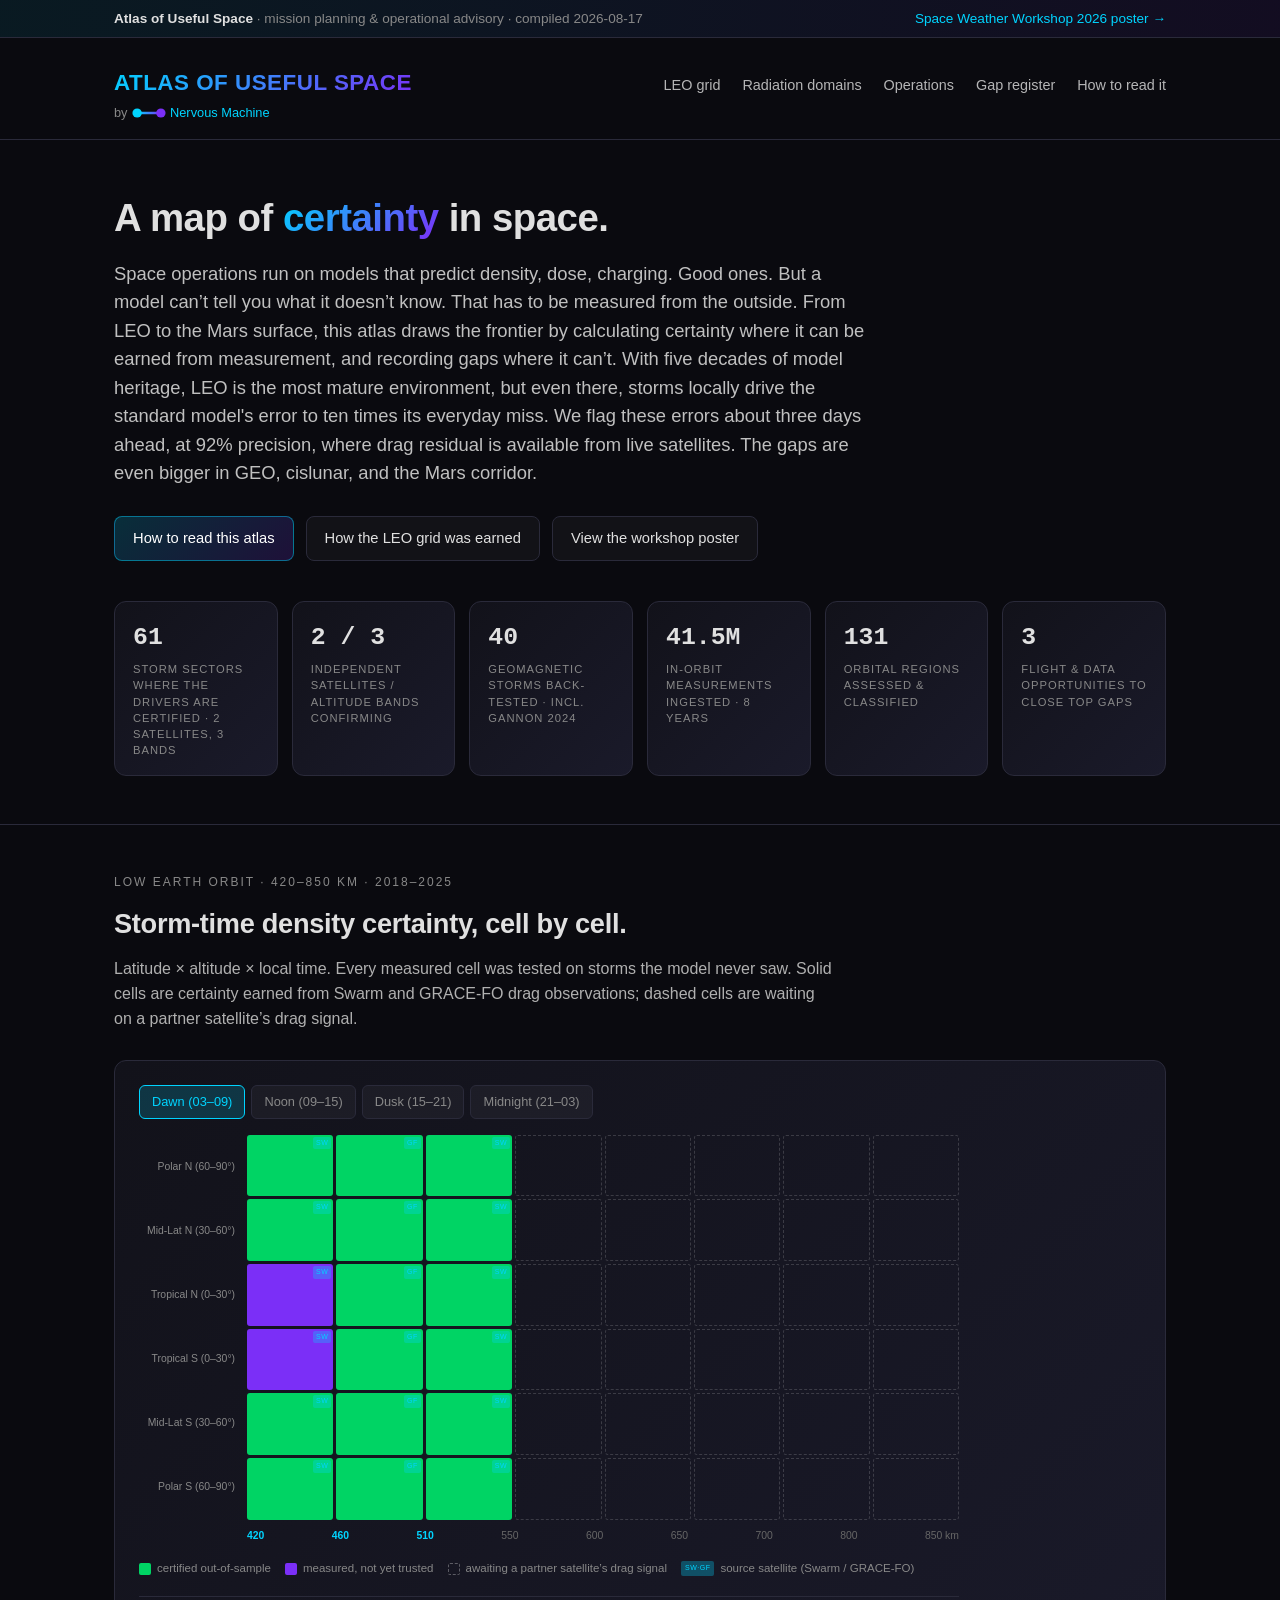
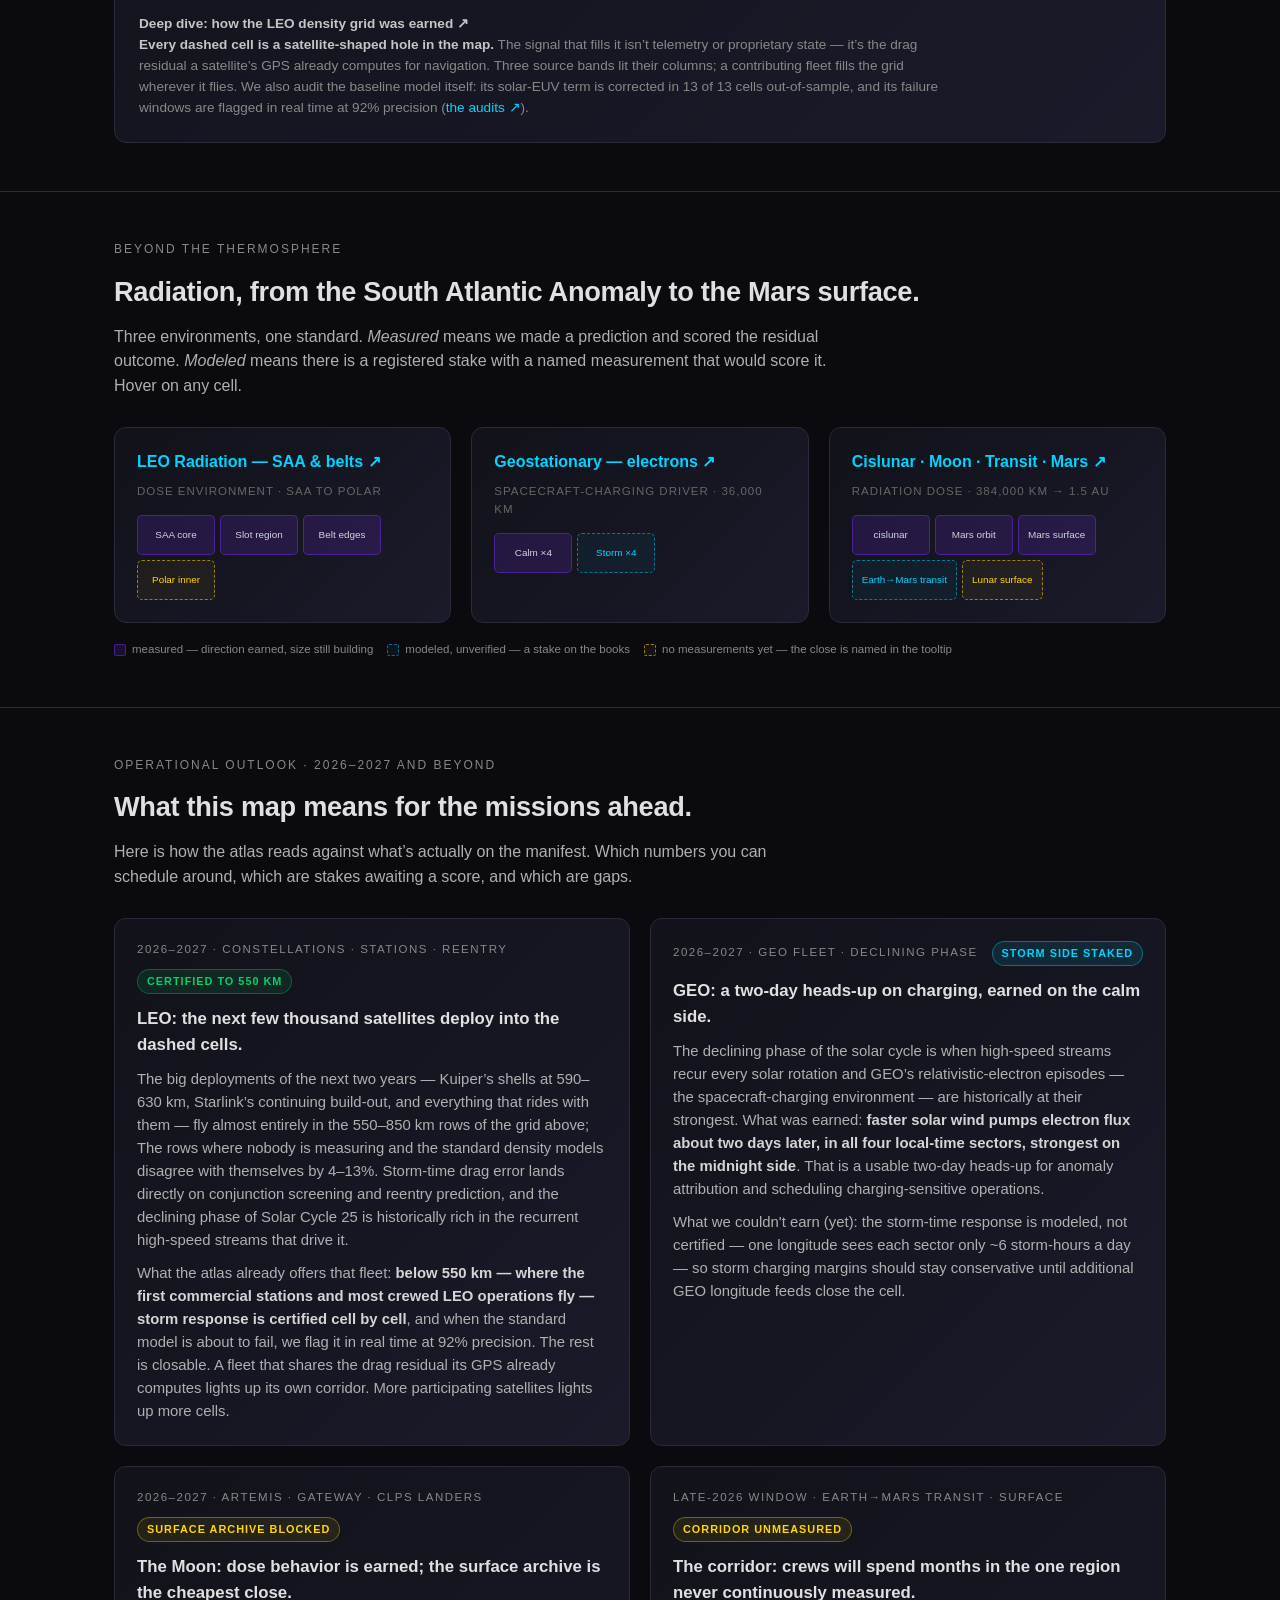
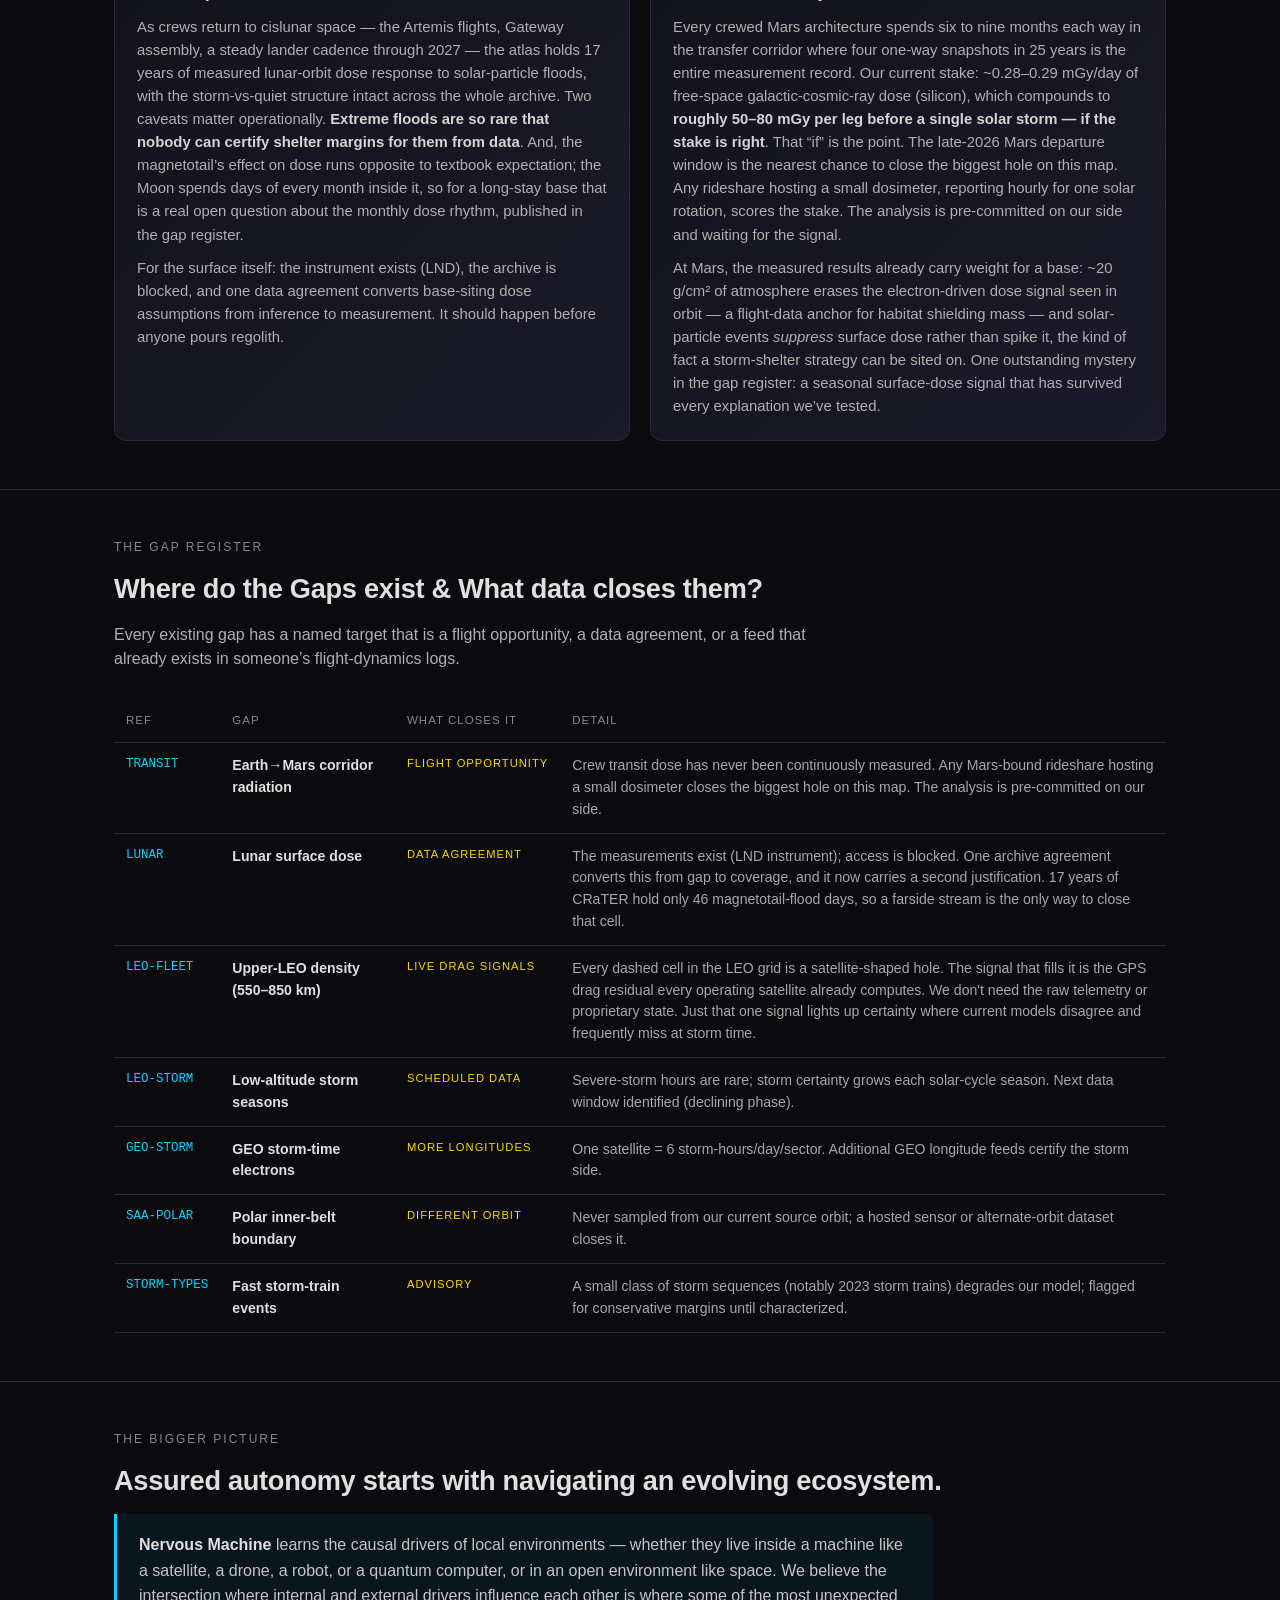
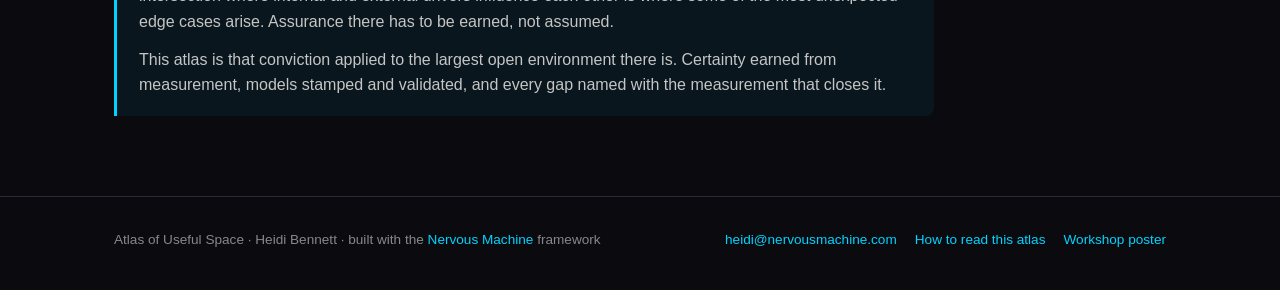
<file: public/atlas-of-useful-space.html>
<!doctype html><html lang="en"><head><meta charset="utf-8">
<title>Atlas of Useful Space</title><link rel="canonical" href="./">
<meta http-equiv="refresh" content="0; url=./"></head>
<body style="background:#0b0e14;color:#dfe6f0;font-family:sans-serif;padding:2em">
Moved to the site root — <a href="./" style="color:#8ab4ff">Atlas of Useful Space</a>.</body></html>
</file>
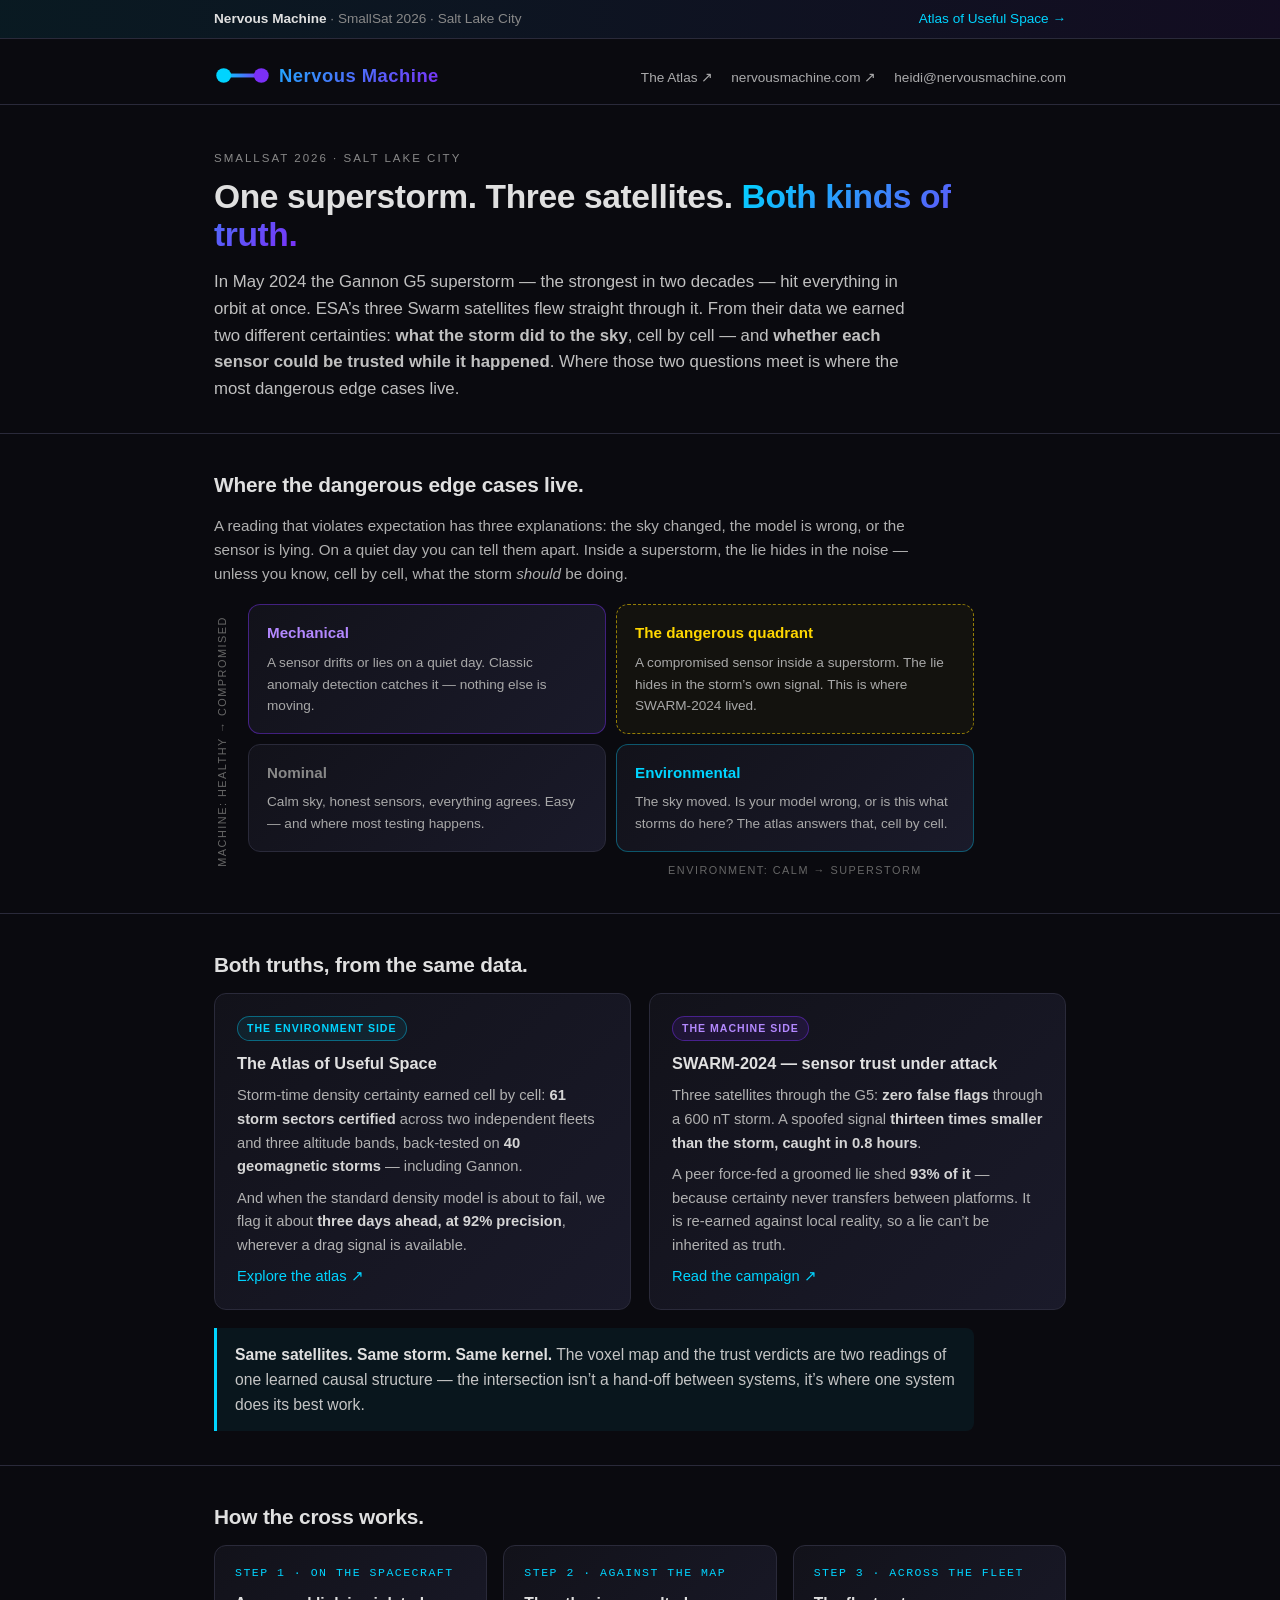
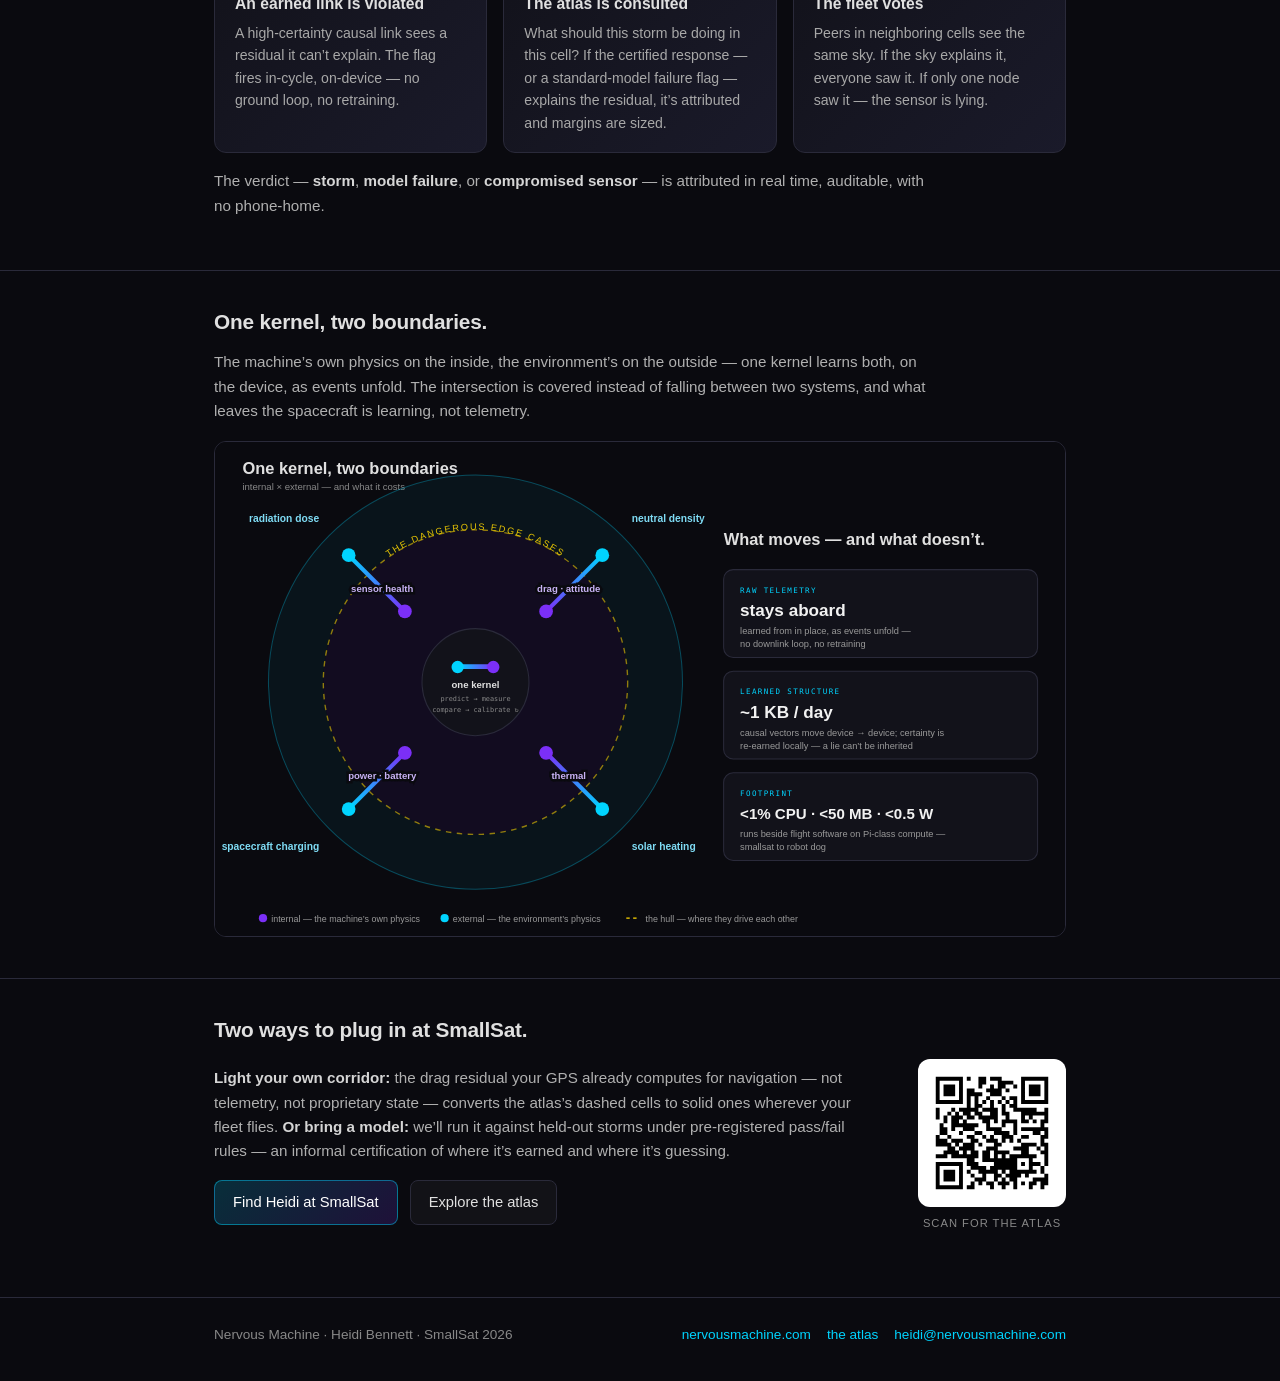
<file: public/smallsat.html>
<!DOCTYPE html>
<html lang="en">

<head>
    <meta charset="utf-8">
    <meta name="viewport" content="width=device-width,initial-scale=1">
    <title>Storm × Spoof — Nervous Machine at SmallSat 2026</title>
    <meta name="description"
        content="One superstorm, three satellites, both kinds of truth: environmental certainty and sensor trust, earned from the same data by the same on-device kernel.">
    <style>
        * { margin: 0; padding: 0; box-sizing: border-box; }
        :root {
            --bg: #0a0a0f; --bg-card: #12121a; --bg-card-2: #1a1a2a; --border: #2a2a3a;
            --text: #e0e0e0; --muted: #888; --dim: #666;
            --cyan: #00d4ff; --purple: #7b2ff7; --green: #00d464; --yellow: #ffd700;
        }
        body { font-family: -apple-system, BlinkMacSystemFont, 'Segoe UI', sans-serif; background: var(--bg); color: var(--text); min-height: 100vh; line-height: 1.6; -webkit-font-smoothing: antialiased; }
        a { color: var(--cyan); text-decoration: none; }
        a:hover { text-decoration: underline; }
        .container { max-width: 900px; margin: 0 auto; padding: 0 24px; }
        .topbar { background: linear-gradient(90deg, rgba(0,212,255,.08), rgba(123,47,247,.08)); border-bottom: 1px solid var(--border); font-size: .85rem; padding: 8px 0; color: var(--muted); }
        .topbar .container { display: flex; justify-content: space-between; align-items: center; flex-wrap: wrap; gap: 8px; }
        .topbar strong { color: var(--text); }
        header.site { padding: 22px 0 14px; border-bottom: 1px solid var(--border); }
        header.site .container { display: flex; justify-content: space-between; align-items: baseline; flex-wrap: wrap; gap: 12px; }
        .brand-link { font-size: 1.15rem; font-weight: 700; letter-spacing: .5px; background: linear-gradient(135deg, #00d4ff, #7b2ff7); -webkit-background-clip: text; -webkit-text-fill-color: transparent; }
        .brand-link:hover { text-decoration: none; }
        .mark { height: 1.05em; vertical-align: -.18em; margin-right: .45em; }
        nav.primary { display: flex; gap: 18px; font-size: .85rem; flex-wrap: wrap; }
        nav.primary a { color: var(--text); opacity: .75; }
        nav.primary a:hover { opacity: 1; text-decoration: none; }
        section.hero { padding: 44px 0 30px; }
        .eyebrow { font-size: .72rem; text-transform: uppercase; letter-spacing: 2px; color: var(--muted); margin-bottom: 10px; }
        .hero h2 { font-size: 2.1rem; line-height: 1.15; font-weight: 700; letter-spacing: -.4px; margin-bottom: 14px; max-width: 760px; }
        .hero .accent { background: linear-gradient(135deg, #00d4ff, #7b2ff7); -webkit-background-clip: text; -webkit-text-fill-color: transparent; }
        .hero .lede { font-size: 1.05rem; color: #c0c0c0; max-width: 720px; }
        section.block { padding: 34px 0; border-top: 1px solid var(--border); }
        h3.section-title { font-size: 1.3rem; font-weight: 600; margin-bottom: 12px; letter-spacing: -.2px; }
        .block > .container > p { color: #b0b0b0; max-width: 720px; margin-bottom: 18px; font-size: .95rem; }
        .block p b { color: #d5d5d5; }

        /* quadrant */
        .quad-wrap { display: grid; grid-template-columns: 26px 1fr; gap: 8px; max-width: 760px; }
        .quad-y { writing-mode: vertical-rl; transform: rotate(180deg); text-align: center; font-size: .68rem; text-transform: uppercase; letter-spacing: 1.5px; color: var(--dim); }
        .quad { display: grid; grid-template-columns: 1fr 1fr; gap: 10px; }
        .q { border-radius: 12px; padding: 16px 18px; border: 1px solid var(--border); background: linear-gradient(135deg, var(--bg-card), var(--bg-card-2)); }
        .q h4 { font-size: .95rem; font-weight: 600; margin-bottom: 6px; color: var(--text); }
        .q p { font-size: .85rem; color: #a8a8a8; }
        .q.env { border-color: rgba(0,212,255,.35); }
        .q.env h4 { color: var(--cyan); }
        .q.mech { border-color: rgba(123,47,247,.45); }
        .q.mech h4 { color: #b388ff; }
        .q.danger { border: 1.5px dashed rgba(255,215,0,.55); background: rgba(255,215,0,.04); }
        .q.danger h4 { color: var(--yellow); }
        .q.nominal h4 { color: var(--muted); }
        .quad-x { grid-column: 2; text-align: center; font-size: .68rem; text-transform: uppercase; letter-spacing: 1.5px; color: var(--dim); }

        /* receipts */
        .two-up { display: grid; grid-template-columns: 1fr 1fr; gap: 18px; }
        @media (max-width: 760px) { .two-up { grid-template-columns: 1fr; } .quad { grid-template-columns: 1fr; } }
        .card { background: linear-gradient(135deg, var(--bg-card), var(--bg-card-2)); border: 1px solid var(--border); border-radius: 12px; padding: 20px 22px; }
        .card h4 { font-size: 1.02rem; font-weight: 600; color: var(--text); margin: 9px 0 8px; }
        .card p { font-size: .92rem; color: #b0b0b0; margin-bottom: 8px; }
        .card p:last-child { margin-bottom: 0; }
        .card b { color: #d5d5d5; }
        .tier { display: inline-block; font-size: .66rem; text-transform: uppercase; letter-spacing: 1px; padding: 3px 9px; border-radius: 999px; font-weight: 600; }
        .t-env { color: var(--cyan); background: rgba(0,212,255,.08); border: 1px solid rgba(0,212,255,.4); }
        .t-mach { color: #b388ff; background: rgba(123,47,247,.12); border: 1px solid rgba(123,47,247,.45); }
        .punch { border-left: 3px solid var(--cyan); background: rgba(0,212,255,.06); padding: 14px 18px; border-radius: 0 8px 8px 0; margin-top: 18px; font-size: .98rem; color: #c5c5c5; max-width: 760px; }
        .punch b { color: var(--text); }

        /* steps */
        .steps { display: grid; grid-template-columns: repeat(3, 1fr); gap: 16px; }
        @media (max-width: 760px) { .steps { grid-template-columns: 1fr; } }
        .step { background: linear-gradient(135deg, var(--bg-card), var(--bg-card-2)); border: 1px solid var(--border); border-radius: 12px; padding: 18px 20px; }
        .step .n { font-family: 'SF Mono', Menlo, monospace; font-size: .72rem; color: var(--cyan); letter-spacing: 1.5px; text-transform: uppercase; margin-bottom: 8px; }
        .step h4 { font-size: .98rem; font-weight: 600; margin-bottom: 6px; color: var(--text); }
        .step p { font-size: .88rem; color: #a8a8a8; }
        .verdict { margin-top: 16px; font-size: .95rem; color: #c5c5c5; max-width: 760px; }
        .verdict b { color: var(--text); }

        /* on-device strip */
        .strip { display: flex; flex-wrap: wrap; gap: 12px 26px; align-items: baseline; font-family: 'SF Mono', Menlo, monospace; font-size: .95rem; color: var(--text); margin-bottom: 12px; }
        .strip span { white-space: nowrap; }
        .strip .l { font-family: -apple-system, BlinkMacSystemFont, 'Segoe UI', sans-serif; font-size: .7rem; text-transform: uppercase; letter-spacing: 1px; color: var(--muted); margin-left: 6px; }

        /* ask */
        .ask-grid { display: grid; grid-template-columns: 1fr auto; gap: 24px; align-items: center; }
        @media (max-width: 700px) { .ask-grid { grid-template-columns: 1fr; } }
        .btn { display: inline-flex; align-items: center; gap: 8px; padding: 10px 18px; border-radius: 8px; font-size: .92rem; font-weight: 500; border: 1px solid var(--border); background: rgba(255,255,255,.03); color: var(--text); transition: all .15s; }
        .btn:hover { background: rgba(255,255,255,.07); text-decoration: none; border-color: #3a3a4a; }
        .btn.primary { background: linear-gradient(135deg, rgba(0,212,255,.18), rgba(123,47,247,.18)); border-color: rgba(0,212,255,.45); color: #fff; }
        .btn.primary:hover { border-color: rgba(0,212,255,.75); }
        .ctas { display: flex; gap: 12px; flex-wrap: wrap; margin-top: 16px; }
        .qr-card { background: #fff; border-radius: 12px; padding: 10px; width: 148px; }
        .qr-card svg { display: block; width: 100%; height: auto; }
        .qr-cap { font-size: .7rem; color: var(--muted); text-align: center; margin-top: 8px; text-transform: uppercase; letter-spacing: 1px; }

        footer { border-top: 1px solid var(--border); margin-top: 30px; padding: 26px 0 36px; color: var(--muted); font-size: .85rem; }
        footer .container { display: flex; justify-content: space-between; align-items: center; flex-wrap: wrap; gap: 12px; }
        footer .links { display: flex; gap: 16px; flex-wrap: wrap; }
    </style>
</head>

<body>

    <div class="topbar">
        <div class="container">
            <span><strong>Nervous Machine</strong> · SmallSat 2026 · Salt Lake City</span>
            <span><a href="https://space-atlas.nervousmachine.com">Atlas of Useful Space &rarr;</a></span>
        </div>
    </div>

    <header class="site">
        <div class="container">
            <div class="brand">
                <a class="brand-link" href="https://nervousmachine.com"><img class="mark" src="logo.svg" alt="">Nervous Machine</a>
            </div>
            <nav class="primary">
                <a href="https://space-atlas.nervousmachine.com">The Atlas &#8599;</a>
                <a href="https://nervousmachine.com">nervousmachine.com &#8599;</a>
                <a href="mailto:heidi@nervousmachine.com">heidi@nervousmachine.com</a>
            </nav>
        </div>
    </header>

    <section class="hero">
        <div class="container">
            <div class="eyebrow">SmallSat 2026 · Salt Lake City</div>
            <h2>One superstorm. Three satellites. <span class="accent">Both kinds of truth.</span></h2>
            <p class="lede">
                In May 2024 the Gannon G5 superstorm — the strongest in two decades — hit everything in orbit at
                once. ESA&rsquo;s three Swarm satellites flew straight through it. From their data we earned two
                different certainties: <b>what the storm did to the sky</b>, cell by cell — and <b>whether each
                sensor could be trusted while it happened</b>. Where those two questions meet is where the most
                dangerous edge cases live.
            </p>
        </div>
    </section>

    <section class="block">
        <div class="container">
            <h3 class="section-title">Where the dangerous edge cases live.</h3>
            <p>
                A reading that violates expectation has three explanations: the sky changed, the model is wrong,
                or the sensor is lying. On a quiet day you can tell them apart. Inside a superstorm, the lie
                hides in the noise — unless you know, cell by cell, what the storm <i>should</i> be doing.
            </p>
            <div class="quad-wrap">
                <div class="quad-y">machine: healthy &rarr; compromised</div>
                <div class="quad">
                    <div class="q mech">
                        <h4>Mechanical</h4>
                        <p>A sensor drifts or lies on a quiet day. Classic anomaly detection catches it —
                            nothing else is moving.</p>
                    </div>
                    <div class="q danger">
                        <h4>The dangerous quadrant</h4>
                        <p>A compromised sensor inside a superstorm. The lie hides in the storm&rsquo;s own
                            signal. This is where SWARM-2024 lived.</p>
                    </div>
                    <div class="q nominal">
                        <h4>Nominal</h4>
                        <p>Calm sky, honest sensors, everything agrees. Easy — and where most testing happens.</p>
                    </div>
                    <div class="q env">
                        <h4>Environmental</h4>
                        <p>The sky moved. Is your model wrong, or is this what storms do here? The atlas answers
                            that, cell by cell.</p>
                    </div>
                    <div class="quad-x">environment: calm &rarr; superstorm</div>
                </div>
            </div>
        </div>
    </section>

    <section class="block">
        <div class="container">
            <h3 class="section-title">Both truths, from the same data.</h3>
            <div class="two-up">
                <div class="card">
                    <span class="tier t-env">The environment side</span>
                    <h4>The Atlas of Useful Space</h4>
                    <p>Storm-time density certainty earned cell by cell: <b>61 storm sectors certified</b>
                        across two independent fleets and three altitude bands, back-tested on <b>40
                        geomagnetic storms</b> — including Gannon.</p>
                    <p>And when the standard density model is about to fail, we flag it about <b>three days
                        ahead, at 92% precision</b>, wherever a drag signal is available.</p>
                    <p><a href="https://space-atlas.nervousmachine.com">Explore the atlas &#8599;</a></p>
                </div>
                <div class="card">
                    <span class="tier t-mach">The machine side</span>
                    <h4>SWARM-2024 — sensor trust under attack</h4>
                    <p>Three satellites through the G5: <b>zero false flags</b> through a 600&nbsp;nT storm. A
                        spoofed signal <b>thirteen times smaller than the storm, caught in 0.8&nbsp;hours</b>.</p>
                    <p>A peer force-fed a groomed lie shed <b>93% of it</b> — because certainty never transfers
                        between platforms. It is re-earned against local reality, so a lie can&rsquo;t be
                        inherited as truth.</p>
                    <p><a href="https://nervousmachine.substack.com/p/stress-testing-sensor-trust-through">Read
                            the campaign &#8599;</a></p>
                </div>
            </div>
            <div class="punch">
                <b>Same satellites. Same storm. Same kernel.</b> The voxel map and the trust verdicts are two
                readings of one learned causal structure — the intersection isn&rsquo;t a hand-off between
                systems, it&rsquo;s where one system does its best work.
            </div>
        </div>
    </section>

    <section class="block">
        <div class="container">
            <h3 class="section-title">How the cross works.</h3>
            <div class="steps">
                <div class="step">
                    <div class="n">Step 1 · on the spacecraft</div>
                    <h4>An earned link is violated</h4>
                    <p>A high-certainty causal link sees a residual it can&rsquo;t explain. The flag fires
                        in-cycle, on-device — no ground loop, no retraining.</p>
                </div>
                <div class="step">
                    <div class="n">Step 2 · against the map</div>
                    <h4>The atlas is consulted</h4>
                    <p>What should this storm be doing in this cell? If the certified response — or a
                        standard-model failure flag — explains the residual, it&rsquo;s attributed and margins
                        are sized.</p>
                </div>
                <div class="step">
                    <div class="n">Step 3 · across the fleet</div>
                    <h4>The fleet votes</h4>
                    <p>Peers in neighboring cells see the same sky. If the sky explains it, everyone saw it. If
                        only one node saw it — the sensor is lying.</p>
                </div>
            </div>
            <p class="verdict">
                The verdict — <b>storm</b>, <b>model failure</b>, or <b>compromised sensor</b> — is attributed
                in real time, auditable, with no phone-home.
            </p>
        </div>
    </section>

    <section class="block">
        <div class="container">
            <h3 class="section-title">One kernel, two boundaries.</h3>
            <p>
                The machine&rsquo;s own physics on the inside, the environment&rsquo;s on the outside — one
                kernel learns both, on the device, as events unfold. The intersection is covered instead of
                falling between two systems, and what leaves the spacecraft is learning, not telemetry.
            </p>
            <img src="intersection.svg"
                alt="Concentric diagram: internal machine drivers (thermal, power, attitude, sensor health) inside, external environment drivers (neutral density, radiation dose, charging, solar heating) outside, causal edges crossing the hull between them — where the dangerous edge cases live. Ledger: raw telemetry stays aboard; learned structure moves at ~1 KB/day; footprint under 1% CPU, 50 MB, 0.5 W."
                style="width:100%;height:auto;border:1px solid var(--border);border-radius:12px;">
        </div>
    </section>

    <section class="block">
        <div class="container">
            <h3 class="section-title">Two ways to plug in at SmallSat.</h3>
            <div class="ask-grid">
                <div>
                    <p style="color:#b0b0b0;max-width:640px;font-size:.95rem;">
                        <b style="color:#d5d5d5;">Light your own corridor:</b> the drag residual your GPS
                        already computes for navigation — not telemetry, not proprietary state — converts the
                        atlas&rsquo;s dashed cells to solid ones wherever your fleet flies.
                        <b style="color:#d5d5d5;">Or bring a model:</b> we&rsquo;ll run it against held-out
                        storms under pre-registered pass/fail rules — an informal certification of where
                        it&rsquo;s earned and where it&rsquo;s guessing.
                    </p>
                    <div class="ctas">
                        <a class="btn primary" href="mailto:heidi@nervousmachine.com?subject=SmallSat%202026">Find
                            Heidi at SmallSat</a>
                        <a class="btn" href="https://space-atlas.nervousmachine.com">Explore the atlas</a>
                    </div>
                </div>
                <div>
                    <div class="qr-card"><svg width="33mm" height="33mm" version="1.1" viewBox="0 0 33 33" xmlns="http://www.w3.org/2000/svg"><path d="M2,2H3V3H2zM3,2H4V3H3zM4,2H5V3H4zM5,2H6V3H5zM6,2H7V3H6zM7,2H8V3H7zM8,2H9V3H8zM10,2H11V3H10zM13,2H14V3H13zM14,2H15V3H14zM16,2H17V3H16zM17,2H18V3H17zM18,2H19V3H18zM24,2H25V3H24zM25,2H26V3H25zM26,2H27V3H26zM27,2H28V3H27zM28,2H29V3H28zM29,2H30V3H29zM30,2H31V3H30zM2,3H3V4H2zM8,3H9V4H8zM13,3H14V4H13zM14,3H15V4H14zM18,3H19V4H18zM19,3H20V4H19zM20,3H21V4H20zM21,3H22V4H21zM24,3H25V4H24zM30,3H31V4H30zM2,4H3V5H2zM4,4H5V5H4zM5,4H6V5H5zM6,4H7V5H6zM8,4H9V5H8zM13,4H14V5H13zM16,4H17V5H16zM18,4H19V5H18zM19,4H20V5H19zM22,4H23V5H22zM24,4H25V5H24zM26,4H27V5H26zM27,4H28V5H27zM28,4H29V5H28zM30,4H31V5H30zM2,5H3V6H2zM4,5H5V6H4zM5,5H6V6H5zM6,5H7V6H6zM8,5H9V6H8zM10,5H11V6H10zM11,5H12V6H11zM15,5H16V6H15zM16,5H17V6H16zM17,5H18V6H17zM18,5H19V6H18zM20,5H21V6H20zM24,5H25V6H24zM26,5H27V6H26zM27,5H28V6H27zM28,5H29V6H28zM30,5H31V6H30zM2,6H3V7H2zM4,6H5V7H4zM5,6H6V7H5zM6,6H7V7H6zM8,6H9V7H8zM10,6H11V7H10zM11,6H12V7H11zM12,6H13V7H12zM13,6H14V7H13zM16,6H17V7H16zM17,6H18V7H17zM18,6H19V7H18zM24,6H25V7H24zM26,6H27V7H26zM27,6H28V7H27zM28,6H29V7H28zM30,6H31V7H30zM2,7H3V8H2zM8,7H9V8H8zM10,7H11V8H10zM12,7H13V8H12zM15,7H16V8H15zM19,7H20V8H19zM21,7H22V8H21zM22,7H23V8H22zM24,7H25V8H24zM30,7H31V8H30zM2,8H3V9H2zM3,8H4V9H3zM4,8H5V9H4zM5,8H6V9H5zM6,8H7V9H6zM7,8H8V9H7zM8,8H9V9H8zM10,8H11V9H10zM12,8H13V9H12zM14,8H15V9H14zM16,8H17V9H16zM18,8H19V9H18zM20,8H21V9H20zM22,8H23V9H22zM24,8H25V9H24zM25,8H26V9H25zM26,8H27V9H26zM27,8H28V9H27zM28,8H29V9H28zM29,8H30V9H29zM30,8H31V9H30zM10,9H11V10H10zM12,9H13V10H12zM13,9H14V10H13zM16,9H17V10H16zM19,9H20V10H19zM21,9H22V10H21zM22,9H23V10H22zM2,10H3V11H2zM6,10H7V11H6zM8,10H9V11H8zM9,10H10V11H9zM10,10H11V11H10zM11,10H12V11H11zM12,10H13V11H12zM14,10H15V11H14zM15,10H16V11H15zM16,10H17V11H16zM17,10H18V11H17zM19,10H20V11H19zM22,10H23V11H22zM23,10H24V11H23zM24,10H25V11H24zM25,10H26V11H25zM26,10H27V11H26zM27,10H28V11H27zM30,10H31V11H30zM2,11H3V12H2zM5,11H6V12H5zM7,11H8V12H7zM9,11H10V12H9zM10,11H11V12H10zM12,11H13V12H12zM13,11H14V12H13zM16,11H17V12H16zM17,11H18V12H17zM19,11H20V12H19zM20,11H21V12H20zM24,11H25V12H24zM25,11H26V12H25zM26,11H27V12H26zM27,11H28V12H27zM28,11H29V12H28zM29,11H30V12H29zM30,11H31V12H30zM2,12H3V13H2zM4,12H5V13H4zM6,12H7V13H6zM7,12H8V13H7zM8,12H9V13H8zM10,12H11V13H10zM11,12H12V13H11zM13,12H14V13H13zM14,12H15V13H14zM15,12H16V13H15zM16,12H17V13H16zM17,12H18V13H17zM20,12H21V13H20zM24,12H25V13H24zM26,12H27V13H26zM30,12H31V13H30zM4,13H5V14H4zM6,13H7V14H6zM7,13H8V14H7zM9,13H10V14H9zM14,13H15V14H14zM15,13H16V14H15zM17,13H18V14H17zM19,13H20V14H19zM20,13H21V14H20zM21,13H22V14H21zM22,13H23V14H22zM24,13H25V14H24zM25,13H26V14H25zM27,13H28V14H27zM29,13H30V14H29zM30,13H31V14H30zM3,14H4V15H3zM6,14H7V15H6zM7,14H8V15H7zM8,14H9V15H8zM9,14H10V15H9zM10,14H11V15H10zM11,14H12V15H11zM12,14H13V15H12zM15,14H16V15H15zM19,14H20V15H19zM22,14H23V15H22zM29,14H30V15H29zM3,15H4V16H3zM4,15H5V16H4zM6,15H7V16H6zM9,15H10V16H9zM10,15H11V16H10zM11,15H12V16H11zM15,15H16V16H15zM16,15H17V16H16zM17,15H18V16H17zM18,15H19V16H18zM22,15H23V16H22zM24,15H25V16H24zM25,15H26V16H25zM26,15H27V16H26zM27,15H28V16H27zM28,15H29V16H28zM29,15H30V16H29zM30,15H31V16H30zM3,16H4V17H3zM4,16H5V17H4zM8,16H9V17H8zM12,16H13V17H12zM13,16H14V17H13zM17,16H18V17H17zM18,16H19V17H18zM19,16H20V17H19zM20,16H21V17H20zM22,16H23V17H22zM27,16H28V17H27zM28,16H29V17H28zM30,16H31V17H30zM2,17H3V18H2zM5,17H6V18H5zM10,17H11V18H10zM11,17H12V18H11zM14,17H15V18H14zM16,17H17V18H16zM19,17H20V18H19zM20,17H21V18H20zM21,17H22V18H21zM24,17H25V18H24zM25,17H26V18H25zM29,17H30V18H29zM30,17H31V18H30zM2,18H3V19H2zM3,18H4V19H3zM4,18H5V19H4zM6,18H7V19H6zM7,18H8V19H7zM8,18H9V19H8zM11,18H12V19H11zM12,18H13V19H12zM15,18H16V19H15zM16,18H17V19H16zM17,18H18V19H17zM19,18H20V19H19zM21,18H22V19H21zM23,18H24V19H23zM29,18H30V19H29zM2,19H3V20H2zM3,19H4V20H3zM4,19H5V20H4zM5,19H6V20H5zM7,19H8V20H7zM9,19H10V20H9zM10,19H11V20H10zM11,19H12V20H11zM13,19H14V20H13zM17,19H18V20H17zM18,19H19V20H18zM24,19H25V20H24zM25,19H26V20H25zM26,19H27V20H26zM27,19H28V20H27zM29,19H30V20H29zM30,19H31V20H30zM5,20H6V21H5zM6,20H7V21H6zM8,20H9V21H8zM9,20H10V21H9zM10,20H11V21H10zM11,20H12V21H11zM15,20H16V21H15zM16,20H17V21H16zM17,20H18V21H17zM22,20H23V21H22zM23,20H24V21H23zM24,20H25V21H24zM25,20H26V21H25zM28,20H29V21H28zM30,20H31V21H30zM4,21H5V22H4zM5,21H6V22H5zM6,21H7V22H6zM7,21H8V22H7zM9,21H10V22H9zM11,21H12V22H11zM12,21H13V22H12zM14,21H15V22H14zM15,21H16V22H15zM17,21H18V22H17zM18,21H19V22H18zM19,21H20V22H19zM20,21H21V22H20zM24,21H25V22H24zM25,21H26V22H25zM29,21H30V22H29zM30,21H31V22H30zM2,22H3V23H2zM3,22H4V23H3zM4,22H5V23H4zM6,22H7V23H6zM7,22H8V23H7zM8,22H9V23H8zM9,22H10V23H9zM10,22H11V23H10zM11,22H12V23H11zM12,22H13V23H12zM14,22H15V23H14zM15,22H16V23H15zM17,22H18V23H17zM19,22H20V23H19zM21,22H22V23H21zM22,22H23V23H22zM23,22H24V23H23zM24,22H25V23H24zM25,22H26V23H25zM26,22H27V23H26zM27,22H28V23H27zM30,22H31V23H30zM10,23H11V24H10zM11,23H12V24H11zM14,23H15V24H14zM15,23H16V24H15zM16,23H17V24H16zM17,23H18V24H17zM18,23H19V24H18zM19,23H20V24H19zM20,23H21V24H20zM21,23H22V24H21zM22,23H23V24H22zM26,23H27V24H26zM30,23H31V24H30zM2,24H3V25H2zM3,24H4V25H3zM4,24H5V25H4zM5,24H6V25H5zM6,24H7V25H6zM7,24H8V25H7zM8,24H9V25H8zM10,24H11V25H10zM11,24H12V25H11zM12,24H13V25H12zM17,24H18V25H17zM18,24H19V25H18zM19,24H20V25H19zM20,24H21V25H20zM21,24H22V25H21zM22,24H23V25H22zM24,24H25V25H24zM26,24H27V25H26zM27,24H28V25H27zM28,24H29V25H28zM30,24H31V25H30zM2,25H3V26H2zM8,25H9V26H8zM11,25H12V26H11zM12,25H13V26H12zM13,25H14V26H13zM14,25H15V26H14zM16,25H17V26H16zM17,25H18V26H17zM18,25H19V26H18zM19,25H20V26H19zM20,25H21V26H20zM21,25H22V26H21zM22,25H23V26H22zM26,25H27V26H26zM29,25H30V26H29zM2,26H3V27H2zM4,26H5V27H4zM5,26H6V27H5zM6,26H7V27H6zM8,26H9V27H8zM10,26H11V27H10zM13,26H14V27H13zM14,26H15V27H14zM15,26H16V27H15zM16,26H17V27H16zM17,26H18V27H17zM19,26H20V27H19zM21,26H22V27H21zM22,26H23V27H22zM23,26H24V27H23zM24,26H25V27H24zM25,26H26V27H25zM26,26H27V27H26zM27,26H28V27H27zM29,26H30V27H29zM2,27H3V28H2zM4,27H5V28H4zM5,27H6V28H5zM6,27H7V28H6zM8,27H9V28H8zM11,27H12V28H11zM14,27H15V28H14zM17,27H18V28H17zM18,27H19V28H18zM20,27H21V28H20zM21,27H22V28H21zM22,27H23V28H22zM23,27H24V28H23zM25,27H26V28H25zM30,27H31V28H30zM2,28H3V29H2zM4,28H5V29H4zM5,28H6V29H5zM6,28H7V29H6zM8,28H9V29H8zM12,28H13V29H12zM13,28H14V29H13zM14,28H15V29H14zM17,28H18V29H17zM19,28H20V29H19zM21,28H22V29H21zM22,28H23V29H22zM27,28H28V29H27zM28,28H29V29H28zM29,28H30V29H29zM30,28H31V29H30zM2,29H3V30H2zM8,29H9V30H8zM11,29H12V30H11zM13,29H14V30H13zM15,29H16V30H15zM16,29H17V30H16zM18,29H19V30H18zM19,29H20V30H19zM20,29H21V30H20zM22,29H23V30H22zM24,29H25V30H24zM26,29H27V30H26zM27,29H28V30H27zM29,29H30V30H29zM30,29H31V30H30zM2,30H3V31H2zM3,30H4V31H3zM4,30H5V31H4zM5,30H6V31H5zM6,30H7V31H6zM7,30H8V31H7zM8,30H9V31H8zM10,30H11V31H10zM11,30H12V31H11zM16,30H17V31H16zM19,30H20V31H19zM22,30H23V31H22zM26,30H27V31H26zM29,30H30V31H29z" id="qr-path" fill="#000000" fill-opacity="1" fill-rule="nonzero" stroke="none"/></svg></div>
                    <div class="qr-cap">scan for the atlas</div>
                </div>
            </div>
        </div>
    </section>

    <footer>
        <div class="container">
            <div>Nervous Machine &middot; Heidi Bennett &middot; SmallSat 2026</div>
            <div class="links">
                <a href="https://nervousmachine.com">nervousmachine.com</a>
                <a href="https://space-atlas.nervousmachine.com">the atlas</a>
                <a href="mailto:heidi@nervousmachine.com">heidi@nervousmachine.com</a>
            </div>
        </div>
    </footer>

</body>

</html>
</file>
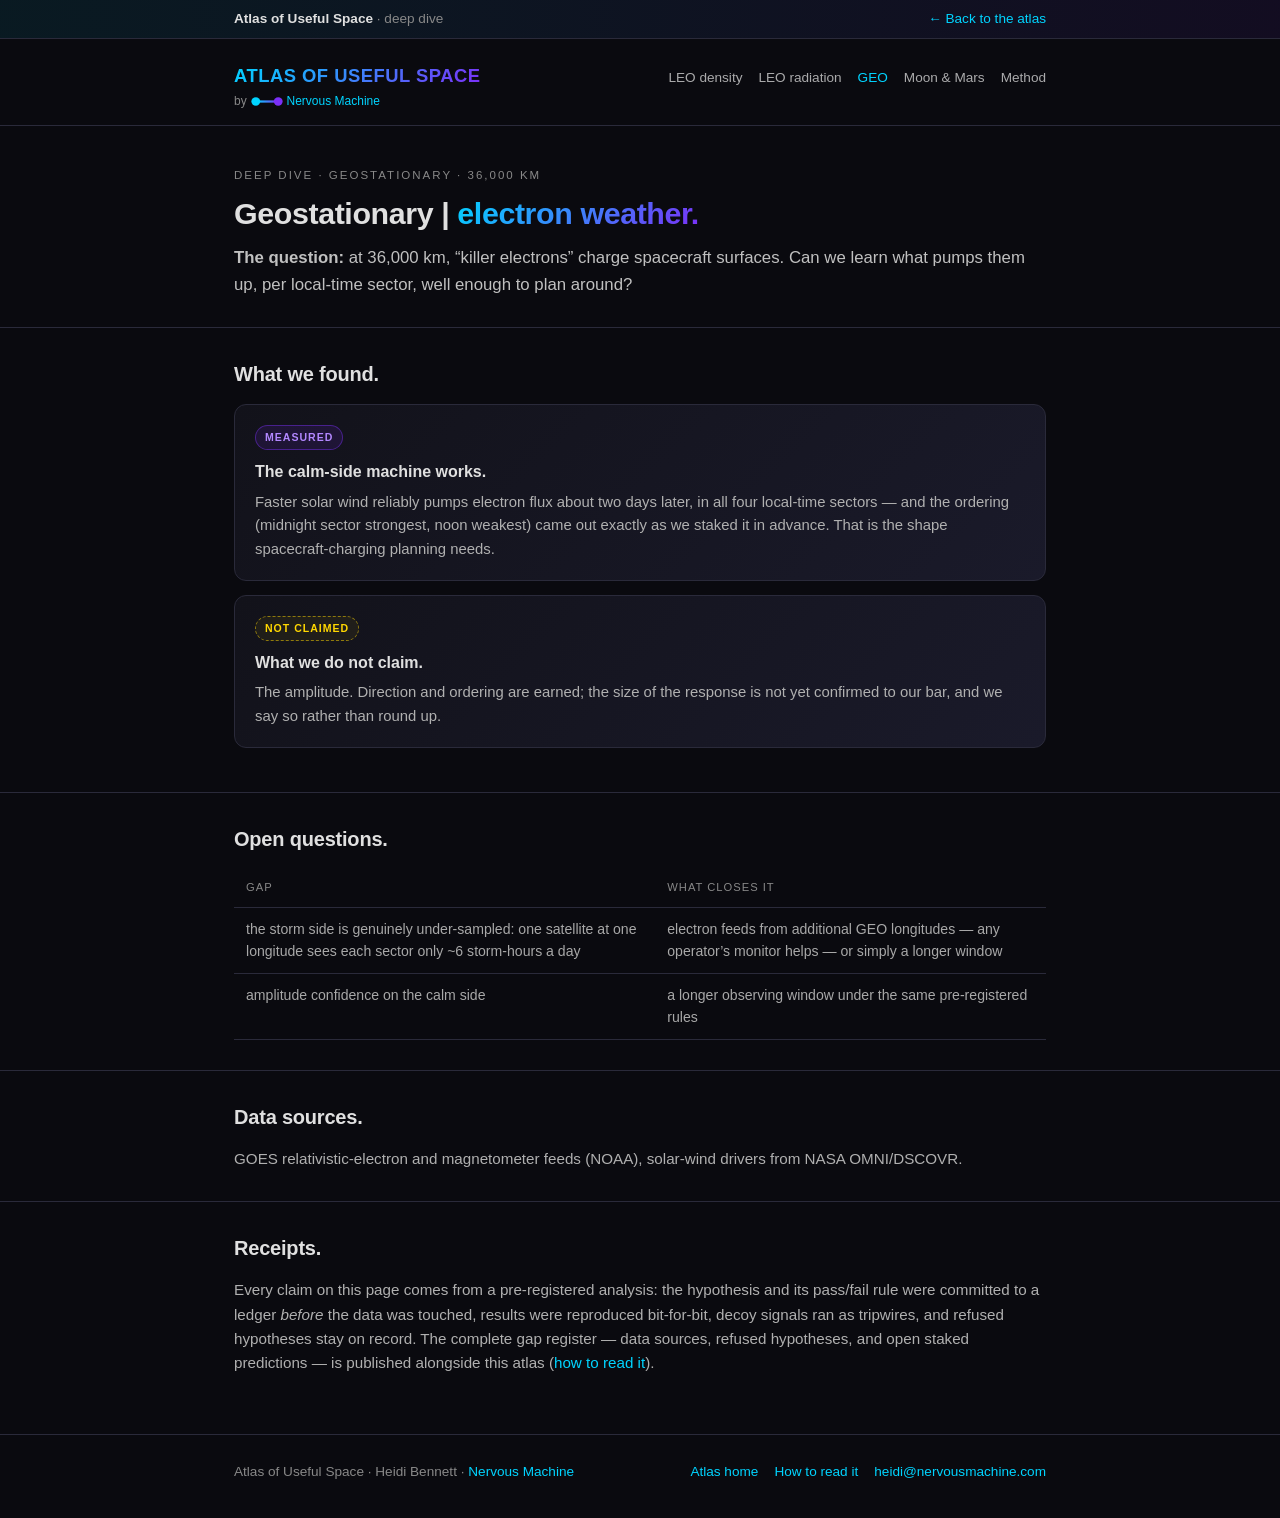
<file: public/atlas-deep/geo.html>
<!DOCTYPE html>
<html lang="en">

<head>
    <meta charset="utf-8">
    <meta name="viewport" content="width=device-width,initial-scale=1">
    <title>Geostationary — electron weather — Atlas of Useful Space</title>
    <link rel="stylesheet" href="deep.css">
</head>

<body>

    <div class="topbar">
        <div class="container">
            <span><strong>Atlas of Useful Space</strong> · deep dive</span>
            <span><a href="../">&larr; Back to the atlas</a></span>
        </div>
    </div>

    <header class="site">
        <div class="container">
            <div class="brand">
                <a class="brand-link" href="../">ATLAS OF USEFUL SPACE</a>
                <div class="by">by <a href="https://nervousmachine.com"><img src="../logo.svg" alt="" style="height:0.95em;vertical-align:-0.15em;margin-right:0.25em">Nervous Machine</a></div>
            </div>
            <nav class="primary">
                <a href="leo-density.html">LEO density</a>
                <a href="leo-radiation.html">LEO radiation</a>
                <a class="here" href="geo.html">GEO</a>
                <a href="moon-mars.html">Moon &amp; Mars</a>
                <a href="method.html">Method</a>
            </nav>
        </div>
    </header>

    <section class="hero">
        <div class="container">
            <div class="eyebrow">Deep dive · Geostationary · 36,000 km</div>
            <h2>Geostationary | <span class="accent">electron weather.</span></h2>
            <p class="lede">
                <b>The question:</b> at 36,000 km, &ldquo;killer electrons&rdquo; charge spacecraft surfaces.
                Can we learn what pumps them up, per local-time sector, well enough to plan around?
            </p>
        </div>
    </section>

    <section class="block">
        <div class="container">
            <h3 class="section-title">What we found.</h3>
            <div class="card">
                <span class="tier t-meas">Measured</span>
                <h4>The calm-side machine works.</h4>
                <p>Faster solar wind reliably pumps electron flux about two days later, in all four local-time
                    sectors — and the ordering (midnight sector strongest, noon weakest) came out exactly as we
                    staked it in advance. That is the shape spacecraft-charging planning needs.</p>
            </div>
            <div class="card">
                <span class="tier t-gap">Not claimed</span>
                <h4>What we do not claim.</h4>
                <p>The amplitude. Direction and ordering are earned; the size of the response is not yet
                    confirmed to our bar, and we say so rather than round up.</p>
            </div>
        </div>
    </section>

    <section class="block">
        <div class="container">
            <h3 class="section-title">Open questions.</h3>
            <div class="table-scroll">
                <table>
                    <tr>
                        <th>gap</th>
                        <th>what closes it</th>
                    </tr>
                    <tr>
                        <td>the storm side is genuinely under-sampled: one satellite at one longitude sees each
                            sector only ~6 storm-hours a day</td>
                        <td>electron feeds from additional GEO longitudes — any operator&rsquo;s monitor helps —
                            or simply a longer window</td>
                    </tr>
                    <tr>
                        <td>amplitude confidence on the calm side</td>
                        <td>a longer observing window under the same pre-registered rules</td>
                    </tr>
                </table>
            </div>
        </div>
    </section>

    <section class="block">
        <div class="container">
            <h3 class="section-title">Data sources.</h3>
            <p class="small">GOES relativistic-electron and magnetometer feeds (NOAA), solar-wind drivers from
                NASA OMNI/DSCOVR.</p>
        </div>
    </section>

    <section class="block">
        <div class="container">
            <h3 class="section-title">Receipts.</h3>
            <p class="small">Every claim on this page comes from a pre-registered analysis: the hypothesis and
                its pass/fail rule were committed to a ledger <i>before</i> the data was touched, results were
                reproduced bit-for-bit, decoy signals ran as tripwires, and refused hypotheses stay on record.
                The complete gap register — data sources, refused hypotheses, and open staked predictions — is
                published alongside this atlas (<a href="method.html">how to read it</a>).</p>
        </div>
    </section>

    <footer>
        <div class="container">
            <div>Atlas of Useful Space &middot; Heidi Bennett &middot; <a href="https://nervousmachine.com">Nervous
                    Machine</a></div>
            <div class="links">
                <a href="../">Atlas home</a>
                <a href="method.html">How to read it</a>
                <a href="mailto:heidi@nervousmachine.com">heidi@nervousmachine.com</a>
            </div>
        </div>
    </footer>

</body>

</html>
</file>
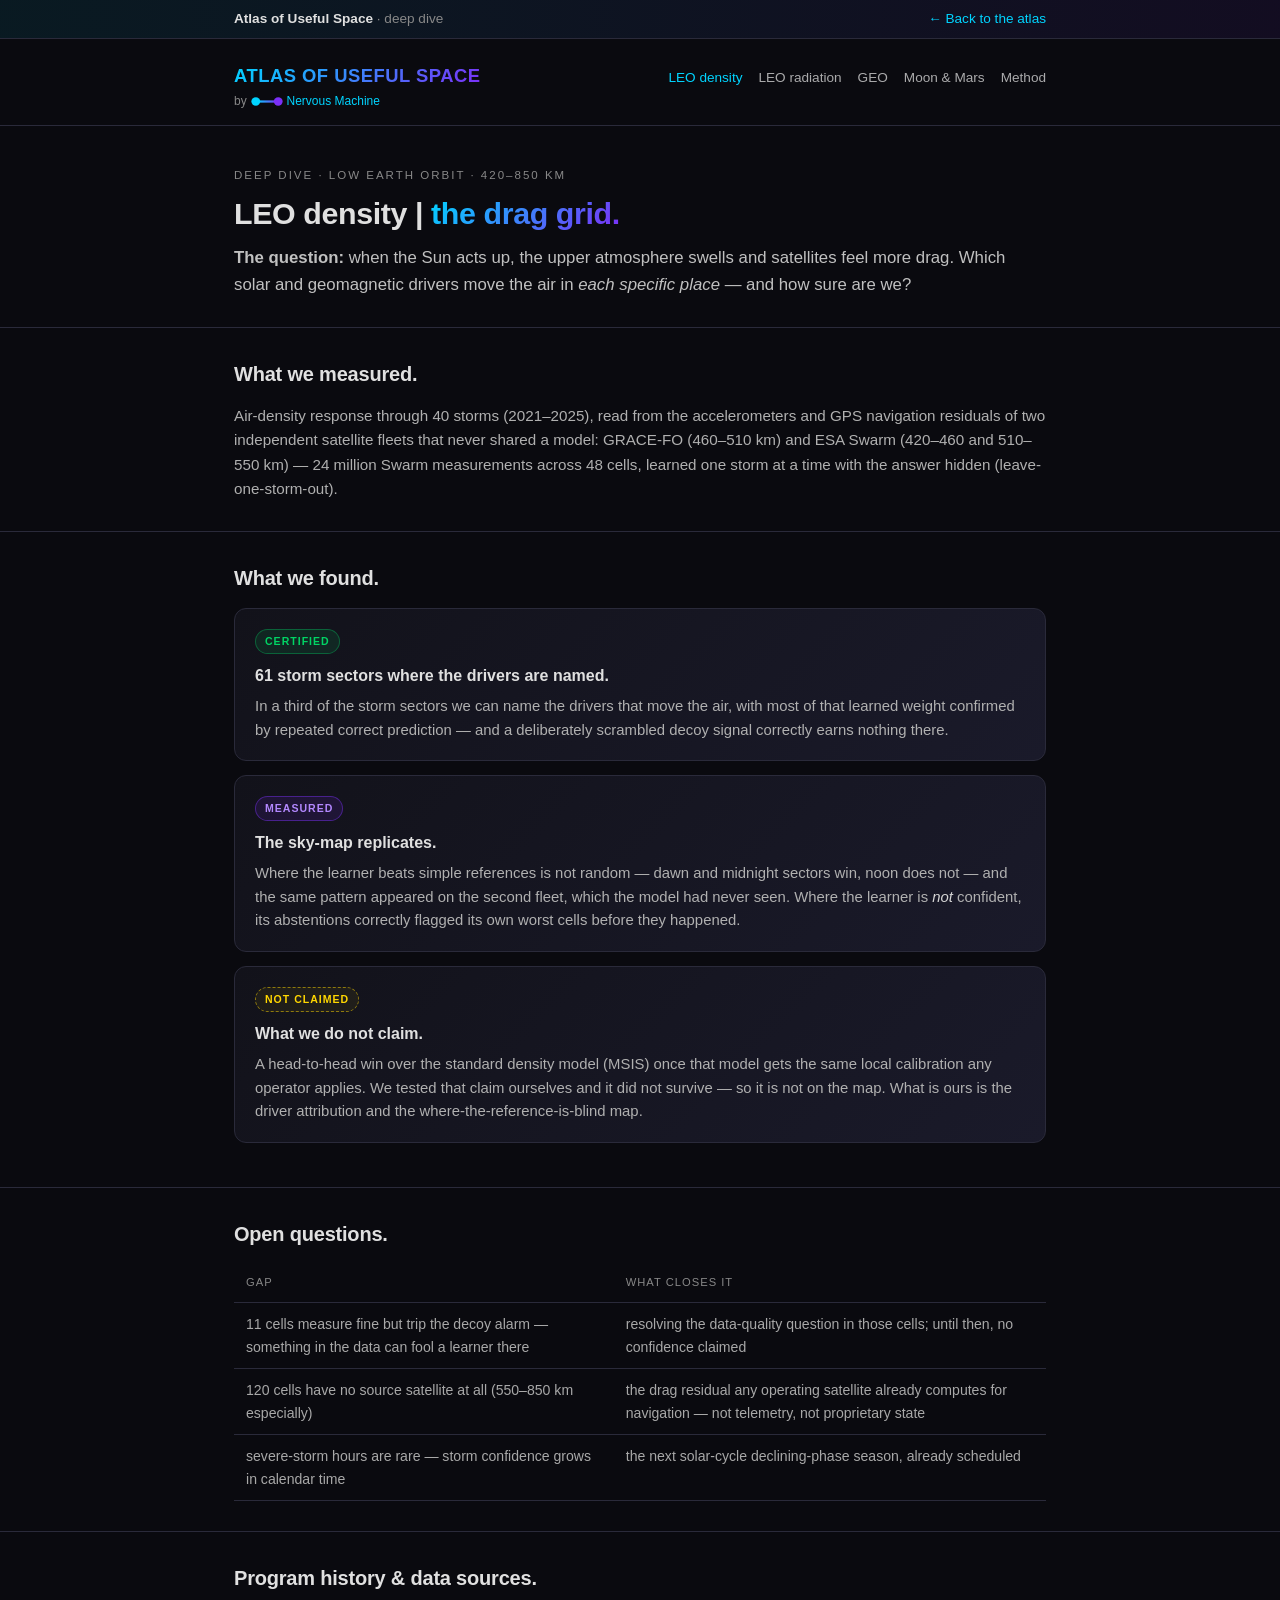
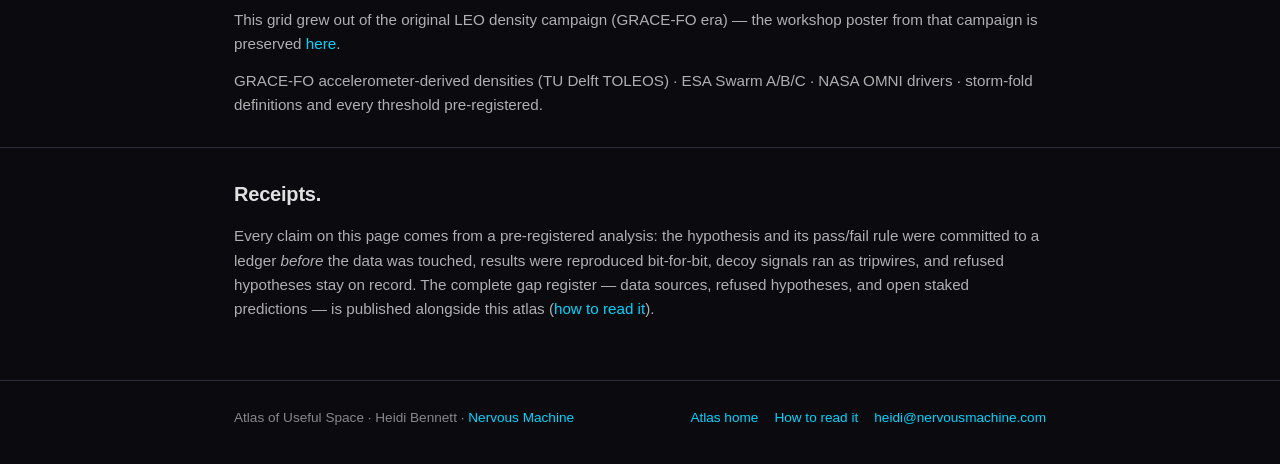
<file: public/atlas-deep/leo-density.html>
<!DOCTYPE html>
<html lang="en">

<head>
    <meta charset="utf-8">
    <meta name="viewport" content="width=device-width,initial-scale=1">
    <title>LEO Density — the drag grid — Atlas of Useful Space</title>
    <link rel="stylesheet" href="deep.css">
</head>

<body>

    <div class="topbar">
        <div class="container">
            <span><strong>Atlas of Useful Space</strong> · deep dive</span>
            <span><a href="../">&larr; Back to the atlas</a></span>
        </div>
    </div>

    <header class="site">
        <div class="container">
            <div class="brand">
                <a class="brand-link" href="../">ATLAS OF USEFUL SPACE</a>
                <div class="by">by <a href="https://nervousmachine.com"><img src="../logo.svg" alt="" style="height:0.95em;vertical-align:-0.15em;margin-right:0.25em">Nervous Machine</a></div>
            </div>
            <nav class="primary">
                <a class="here" href="leo-density.html">LEO density</a>
                <a href="leo-radiation.html">LEO radiation</a>
                <a href="geo.html">GEO</a>
                <a href="moon-mars.html">Moon &amp; Mars</a>
                <a href="method.html">Method</a>
            </nav>
        </div>
    </header>

    <section class="hero">
        <div class="container">
            <div class="eyebrow">Deep dive · Low Earth Orbit · 420–850 km</div>
            <h2>LEO density | <span class="accent">the drag grid.</span></h2>
            <p class="lede">
                <b>The question:</b> when the Sun acts up, the upper atmosphere swells and satellites feel more
                drag. Which solar and geomagnetic drivers move the air in <i>each specific place</i> — and how
                sure are we?
            </p>
        </div>
    </section>

    <section class="block">
        <div class="container">
            <h3 class="section-title">What we measured.</h3>
            <p>Air-density response through 40 storms (2021–2025), read from the accelerometers and GPS
                navigation residuals of two independent satellite fleets that never shared a model: GRACE-FO
                (460–510 km) and ESA Swarm (420–460 and 510–550 km) — 24 million Swarm measurements across 48
                cells, learned one storm at a time with the answer hidden (leave-one-storm-out).</p>
        </div>
    </section>

    <section class="block">
        <div class="container">
            <h3 class="section-title">What we found.</h3>
            <div class="card">
                <span class="tier t-cert">Certified</span>
                <h4>61 storm sectors where the drivers are named.</h4>
                <p>In a third of the storm sectors we can name the drivers that move the air, with most of that
                    learned weight confirmed by repeated correct prediction — and a deliberately scrambled decoy
                    signal correctly earns nothing there.</p>
            </div>
            <div class="card">
                <span class="tier t-meas">Measured</span>
                <h4>The sky-map replicates.</h4>
                <p>Where the learner beats simple references is not random — dawn and midnight sectors win, noon
                    does not — and the same pattern appeared on the second fleet, which the model had never
                    seen. Where the learner is <i>not</i> confident, its abstentions correctly flagged its own
                    worst cells before they happened.</p>
            </div>
            <div class="card">
                <span class="tier t-gap">Not claimed</span>
                <h4>What we do not claim.</h4>
                <p>A head-to-head win over the standard density model (MSIS) once that model gets the same local
                    calibration any operator applies. We tested that claim ourselves and it did not survive — so
                    it is not on the map. What is ours is the driver attribution and the
                    where-the-reference-is-blind map.</p>
            </div>
        </div>
    </section>

    <section class="block">
        <div class="container">
            <h3 class="section-title">Open questions.</h3>
            <div class="table-scroll">
                <table>
                    <tr>
                        <th>gap</th>
                        <th>what closes it</th>
                    </tr>
                    <tr>
                        <td>11 cells measure fine but trip the decoy alarm — something in the data can fool a
                            learner there</td>
                        <td>resolving the data-quality question in those cells; until then, no confidence
                            claimed</td>
                    </tr>
                    <tr>
                        <td>120 cells have no source satellite at all (550–850 km especially)</td>
                        <td>the drag residual any operating satellite already computes for navigation — not
                            telemetry, not proprietary state</td>
                    </tr>
                    <tr>
                        <td>severe-storm hours are rare — storm confidence grows in calendar time</td>
                        <td>the next solar-cycle declining-phase season, already scheduled</td>
                    </tr>
                </table>
            </div>
        </div>
    </section>

    <section class="block">
        <div class="container">
            <h3 class="section-title">Program history &amp; data sources.</h3>
            <p class="small">This grid grew out of the original LEO density campaign (GRACE-FO era) — the
                workshop poster from that campaign is preserved <a href="../poster_v7.pdf">here</a>.</p>
            <p class="small">GRACE-FO accelerometer-derived densities (TU Delft TOLEOS) · ESA Swarm A/B/C ·
                NASA OMNI drivers · storm-fold definitions and every threshold pre-registered.</p>
        </div>
    </section>

    <section class="block">
        <div class="container">
            <h3 class="section-title">Receipts.</h3>
            <p class="small">Every claim on this page comes from a pre-registered analysis: the hypothesis and
                its pass/fail rule were committed to a ledger <i>before</i> the data was touched, results were
                reproduced bit-for-bit, decoy signals ran as tripwires, and refused hypotheses stay on record.
                The complete gap register — data sources, refused hypotheses, and open staked predictions — is
                published alongside this atlas (<a href="method.html">how to read it</a>).</p>
        </div>
    </section>

    <footer>
        <div class="container">
            <div>Atlas of Useful Space &middot; Heidi Bennett &middot; <a href="https://nervousmachine.com">Nervous
                    Machine</a></div>
            <div class="links">
                <a href="../">Atlas home</a>
                <a href="method.html">How to read it</a>
                <a href="mailto:heidi@nervousmachine.com">heidi@nervousmachine.com</a>
            </div>
        </div>
    </footer>

</body>

</html>
</file>
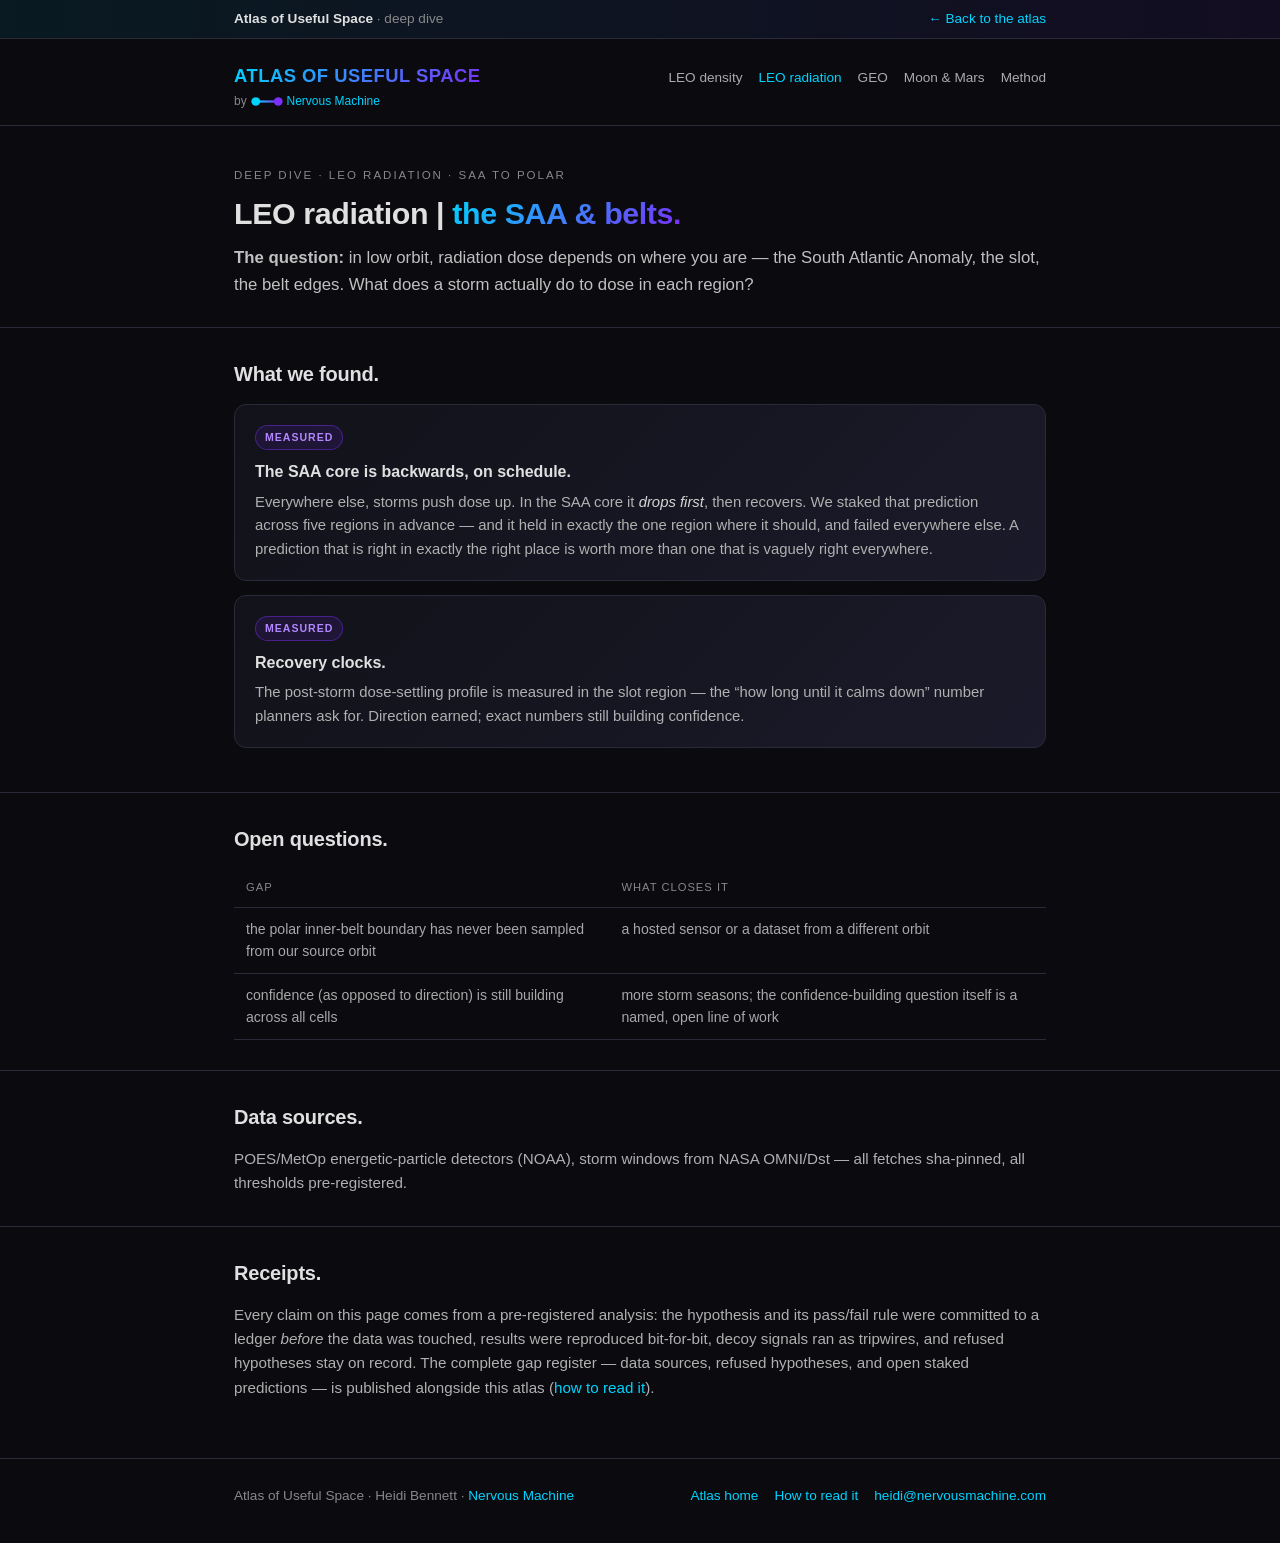
<file: public/atlas-deep/leo-radiation.html>
<!DOCTYPE html>
<html lang="en">

<head>
    <meta charset="utf-8">
    <meta name="viewport" content="width=device-width,initial-scale=1">
    <title>LEO Radiation — SAA &amp; belts — Atlas of Useful Space</title>
    <link rel="stylesheet" href="deep.css">
</head>

<body>

    <div class="topbar">
        <div class="container">
            <span><strong>Atlas of Useful Space</strong> · deep dive</span>
            <span><a href="../">&larr; Back to the atlas</a></span>
        </div>
    </div>

    <header class="site">
        <div class="container">
            <div class="brand">
                <a class="brand-link" href="../">ATLAS OF USEFUL SPACE</a>
                <div class="by">by <a href="https://nervousmachine.com"><img src="../logo.svg" alt="" style="height:0.95em;vertical-align:-0.15em;margin-right:0.25em">Nervous Machine</a></div>
            </div>
            <nav class="primary">
                <a href="leo-density.html">LEO density</a>
                <a class="here" href="leo-radiation.html">LEO radiation</a>
                <a href="geo.html">GEO</a>
                <a href="moon-mars.html">Moon &amp; Mars</a>
                <a href="method.html">Method</a>
            </nav>
        </div>
    </header>

    <section class="hero">
        <div class="container">
            <div class="eyebrow">Deep dive · LEO radiation · SAA to polar</div>
            <h2>LEO radiation | <span class="accent">the SAA &amp; belts.</span></h2>
            <p class="lede">
                <b>The question:</b> in low orbit, radiation dose depends on where you are — the South Atlantic
                Anomaly, the slot, the belt edges. What does a storm actually do to dose in each region?
            </p>
        </div>
    </section>

    <section class="block">
        <div class="container">
            <h3 class="section-title">What we found.</h3>
            <div class="card">
                <span class="tier t-meas">Measured</span>
                <h4>The SAA core is backwards, on schedule.</h4>
                <p>Everywhere else, storms push dose up. In the SAA core it <i>drops first</i>, then recovers.
                    We staked that prediction across five regions in advance — and it held in exactly the one
                    region where it should, and failed everywhere else. A prediction that is right in exactly
                    the right place is worth more than one that is vaguely right everywhere.</p>
            </div>
            <div class="card">
                <span class="tier t-meas">Measured</span>
                <h4>Recovery clocks.</h4>
                <p>The post-storm dose-settling profile is measured in the slot region — the &ldquo;how long
                    until it calms down&rdquo; number planners ask for. Direction earned; exact numbers still
                    building confidence.</p>
            </div>
        </div>
    </section>

    <section class="block">
        <div class="container">
            <h3 class="section-title">Open questions.</h3>
            <div class="table-scroll">
                <table>
                    <tr>
                        <th>gap</th>
                        <th>what closes it</th>
                    </tr>
                    <tr>
                        <td>the polar inner-belt boundary has never been sampled from our source orbit</td>
                        <td>a hosted sensor or a dataset from a different orbit</td>
                    </tr>
                    <tr>
                        <td>confidence (as opposed to direction) is still building across all cells</td>
                        <td>more storm seasons; the confidence-building question itself is a named, open line of
                            work</td>
                    </tr>
                </table>
            </div>
        </div>
    </section>

    <section class="block">
        <div class="container">
            <h3 class="section-title">Data sources.</h3>
            <p class="small">POES/MetOp energetic-particle detectors (NOAA), storm windows from NASA OMNI/Dst —
                all fetches sha-pinned, all thresholds pre-registered.</p>
        </div>
    </section>

    <section class="block">
        <div class="container">
            <h3 class="section-title">Receipts.</h3>
            <p class="small">Every claim on this page comes from a pre-registered analysis: the hypothesis and
                its pass/fail rule were committed to a ledger <i>before</i> the data was touched, results were
                reproduced bit-for-bit, decoy signals ran as tripwires, and refused hypotheses stay on record.
                The complete gap register — data sources, refused hypotheses, and open staked predictions — is
                published alongside this atlas (<a href="method.html">how to read it</a>).</p>
        </div>
    </section>

    <footer>
        <div class="container">
            <div>Atlas of Useful Space &middot; Heidi Bennett &middot; <a href="https://nervousmachine.com">Nervous
                    Machine</a></div>
            <div class="links">
                <a href="../">Atlas home</a>
                <a href="method.html">How to read it</a>
                <a href="mailto:heidi@nervousmachine.com">heidi@nervousmachine.com</a>
            </div>
        </div>
    </footer>

</body>

</html>
</file>
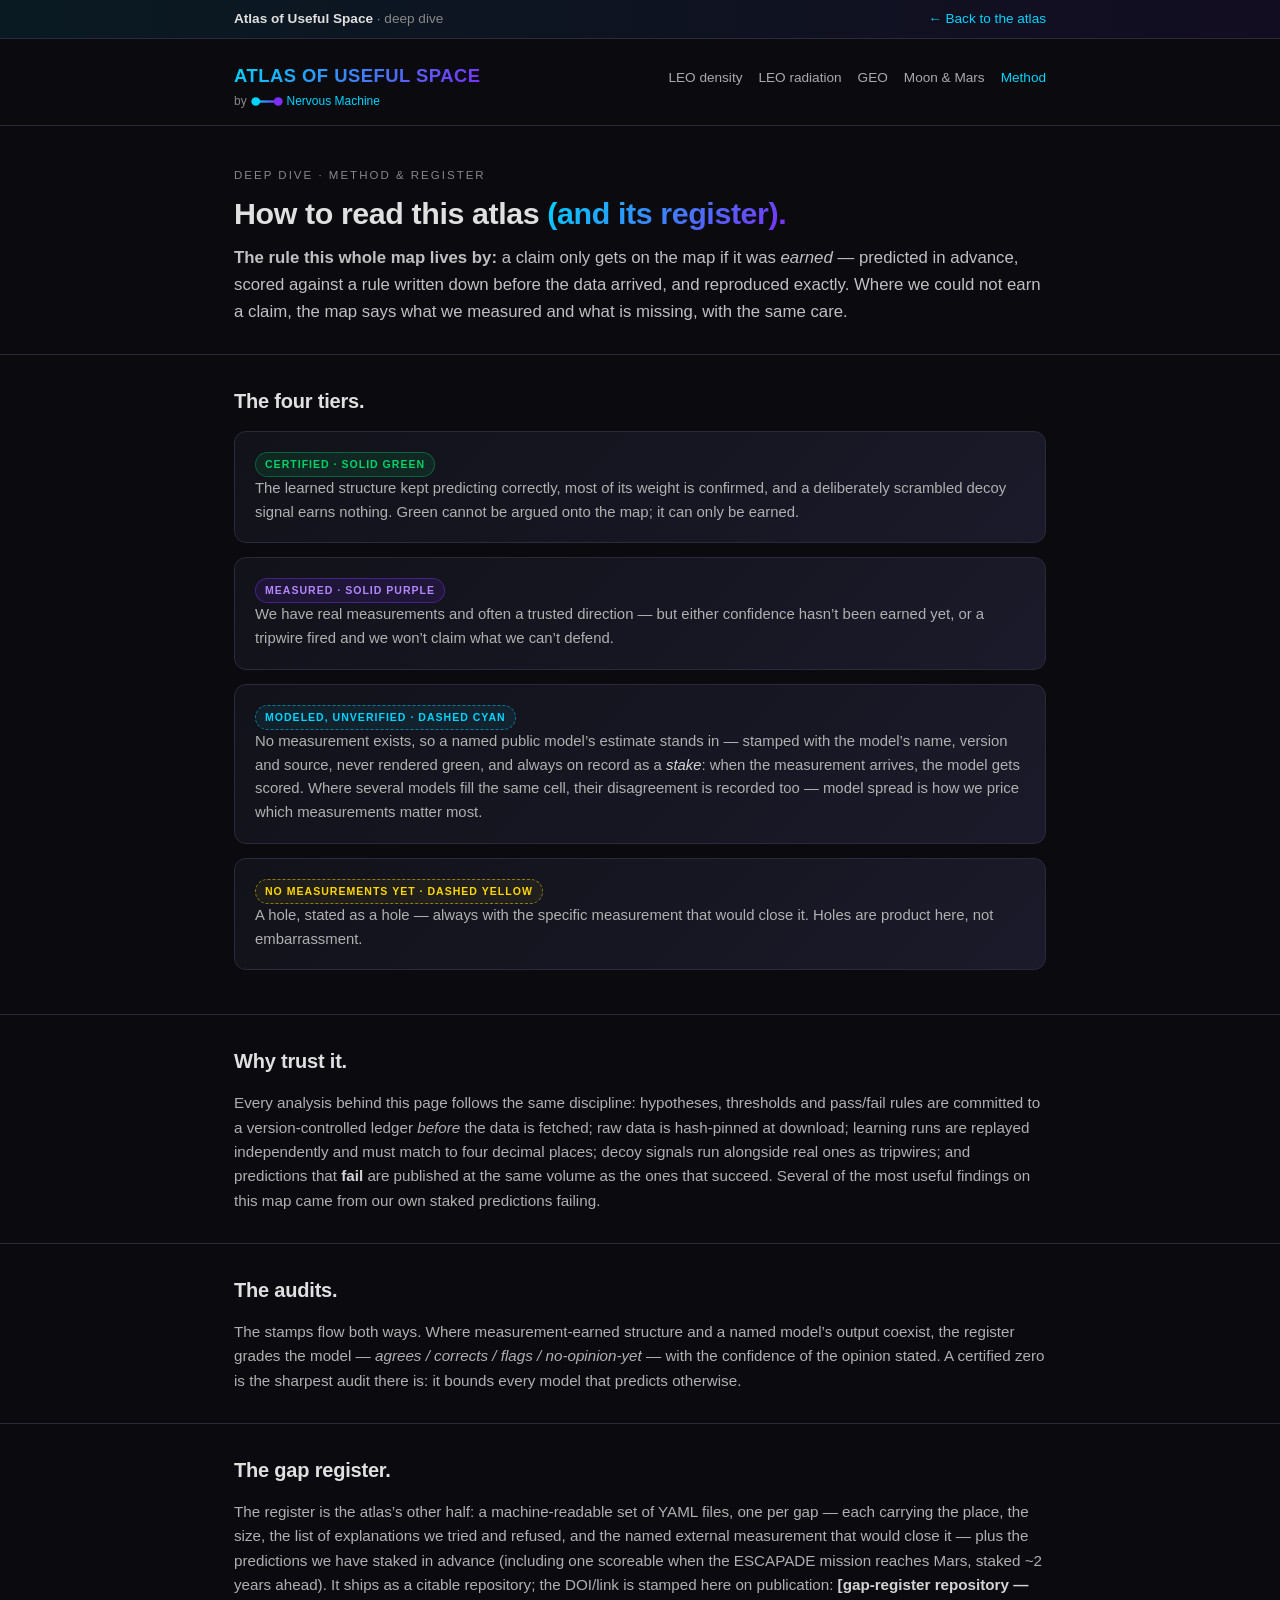
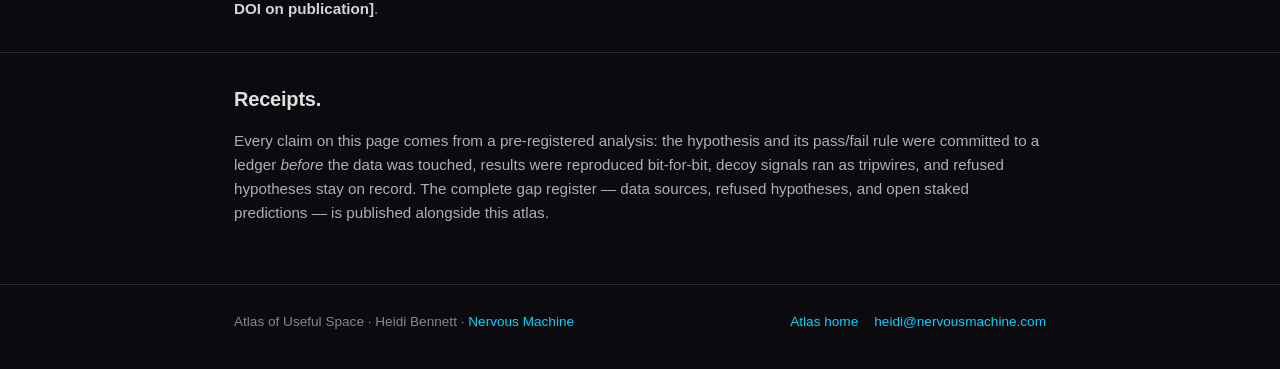
<file: public/atlas-deep/method.html>
<!DOCTYPE html>
<html lang="en">

<head>
    <meta charset="utf-8">
    <meta name="viewport" content="width=device-width,initial-scale=1">
    <title>How to read this atlas (and its register) — Atlas of Useful Space</title>
    <link rel="stylesheet" href="deep.css">
</head>

<body>

    <div class="topbar">
        <div class="container">
            <span><strong>Atlas of Useful Space</strong> · deep dive</span>
            <span><a href="../">&larr; Back to the atlas</a></span>
        </div>
    </div>

    <header class="site">
        <div class="container">
            <div class="brand">
                <a class="brand-link" href="../">ATLAS OF USEFUL SPACE</a>
                <div class="by">by <a href="https://nervousmachine.com"><img src="../logo.svg" alt="" style="height:0.95em;vertical-align:-0.15em;margin-right:0.25em">Nervous Machine</a></div>
            </div>
            <nav class="primary">
                <a href="leo-density.html">LEO density</a>
                <a href="leo-radiation.html">LEO radiation</a>
                <a href="geo.html">GEO</a>
                <a href="moon-mars.html">Moon &amp; Mars</a>
                <a class="here" href="method.html">Method</a>
            </nav>
        </div>
    </header>

    <section class="hero">
        <div class="container">
            <div class="eyebrow">Deep dive · Method &amp; register</div>
            <h2>How to read this atlas <span class="accent">(and its register).</span></h2>
            <p class="lede">
                <b>The rule this whole map lives by:</b> a claim only gets on the map if it was <i>earned</i> —
                predicted in advance, scored against a rule written down before the data arrived, and reproduced
                exactly. Where we could not earn a claim, the map says what we measured and what is missing, with
                the same care.
            </p>
        </div>
    </section>

    <section class="block">
        <div class="container">
            <h3 class="section-title">The four tiers.</h3>
            <div class="card">
                <span class="tier t-cert">Certified · solid green</span>
                <p>The learned structure kept predicting correctly, most of its weight is confirmed, and a
                    deliberately scrambled decoy signal earns nothing. Green cannot be argued onto the map; it
                    can only be earned.</p>
            </div>
            <div class="card">
                <span class="tier t-meas">Measured · solid purple</span>
                <p>We have real measurements and often a trusted direction — but either confidence hasn&rsquo;t
                    been earned yet, or a tripwire fired and we won&rsquo;t claim what we can&rsquo;t defend.</p>
            </div>
            <div class="card">
                <span class="tier t-mod">Modeled, unverified · dashed cyan</span>
                <p>No measurement exists, so a named public model&rsquo;s estimate stands in — stamped with the
                    model&rsquo;s name, version and source, never rendered green, and always on record as a
                    <i>stake</i>: when the measurement arrives, the model gets scored. Where several models fill
                    the same cell, their disagreement is recorded too — model spread is how we price which
                    measurements matter most.</p>
            </div>
            <div class="card">
                <span class="tier t-gap">No measurements yet · dashed yellow</span>
                <p>A hole, stated as a hole — always with the specific measurement that would close it. Holes
                    are product here, not embarrassment.</p>
            </div>
        </div>
    </section>

    <section class="block">
        <div class="container">
            <h3 class="section-title">Why trust it.</h3>
            <p>Every analysis behind this page follows the same discipline: hypotheses, thresholds and pass/fail
                rules are committed to a version-controlled ledger <i>before</i> the data is fetched; raw data is
                hash-pinned at download; learning runs are replayed independently and must match to four decimal
                places; decoy signals run alongside real ones as tripwires; and predictions that <b>fail</b> are
                published at the same volume as the ones that succeed. Several of the most useful findings on
                this map came from our own staked predictions failing.</p>
        </div>
    </section>

    <section class="block">
        <div class="container">
            <h3 class="section-title">The audits.</h3>
            <p>The stamps flow both ways. Where measurement-earned structure and a named model&rsquo;s output
                coexist, the register grades the model — <i>agrees / corrects / flags / no-opinion-yet</i> —
                with the confidence of the opinion stated. A certified zero is the sharpest audit there is: it
                bounds every model that predicts otherwise.</p>
        </div>
    </section>

    <section class="block">
        <div class="container">
            <h3 class="section-title">The gap register.</h3>
            <p>The register is the atlas&rsquo;s other half: a machine-readable set of YAML files, one per gap —
                each carrying the place, the size, the list of explanations we tried and refused, and the named
                external measurement that would close it — plus the predictions we have staked in advance
                (including one scoreable when the ESCAPADE mission reaches Mars, staked ~2 years ahead). It
                ships as a citable repository; the DOI/link is stamped here on publication:
                <b>[gap-register repository — DOI on publication]</b>.</p>
        </div>
    </section>

    <section class="block">
        <div class="container">
            <h3 class="section-title">Receipts.</h3>
            <p class="small">Every claim on this page comes from a pre-registered analysis: the hypothesis and
                its pass/fail rule were committed to a ledger <i>before</i> the data was touched, results were
                reproduced bit-for-bit, decoy signals ran as tripwires, and refused hypotheses stay on record.
                The complete gap register — data sources, refused hypotheses, and open staked predictions — is
                published alongside this atlas.</p>
        </div>
    </section>

    <footer>
        <div class="container">
            <div>Atlas of Useful Space &middot; Heidi Bennett &middot; <a
                    href="https://nervousmachine.com">Nervous Machine</a></div>
            <div class="links">
                <a href="../">Atlas home</a>
                <a href="mailto:heidi@nervousmachine.com">heidi@nervousmachine.com</a>
            </div>
        </div>
    </footer>

</body>

</html>
</file>
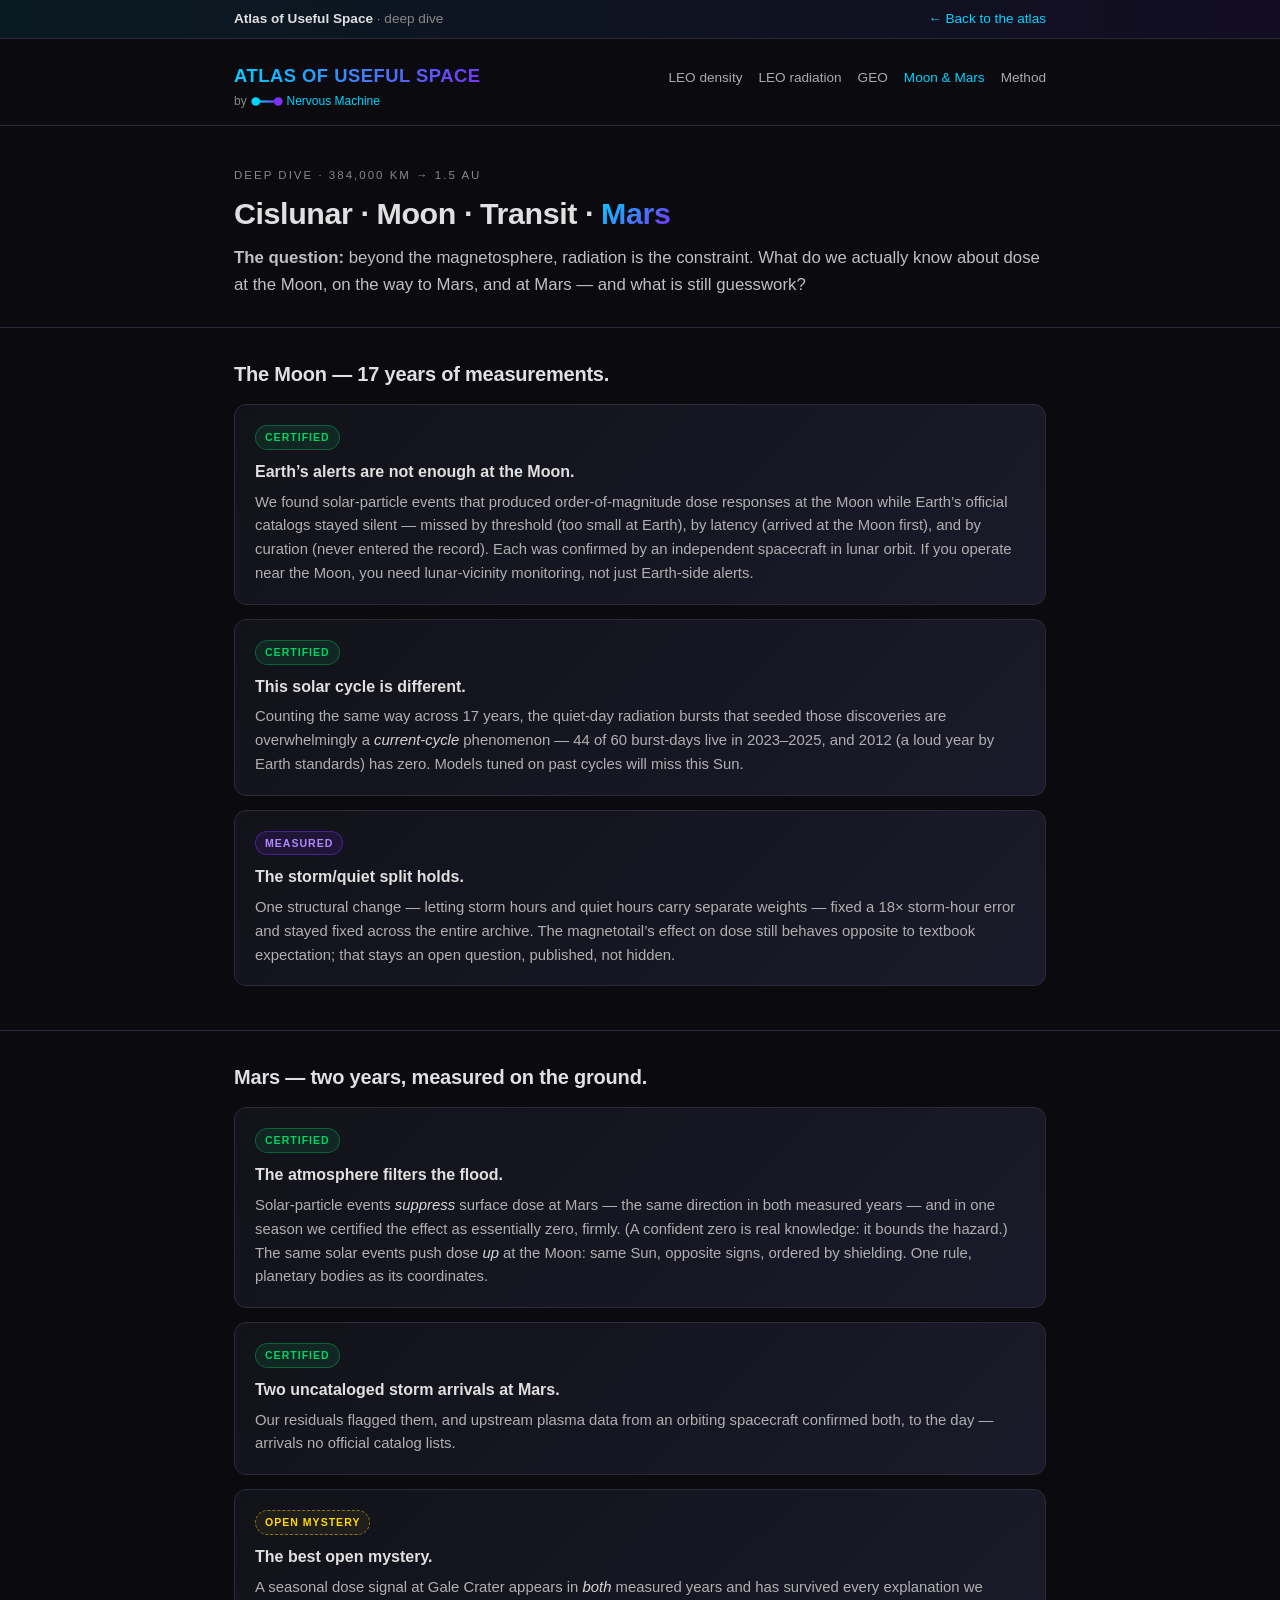
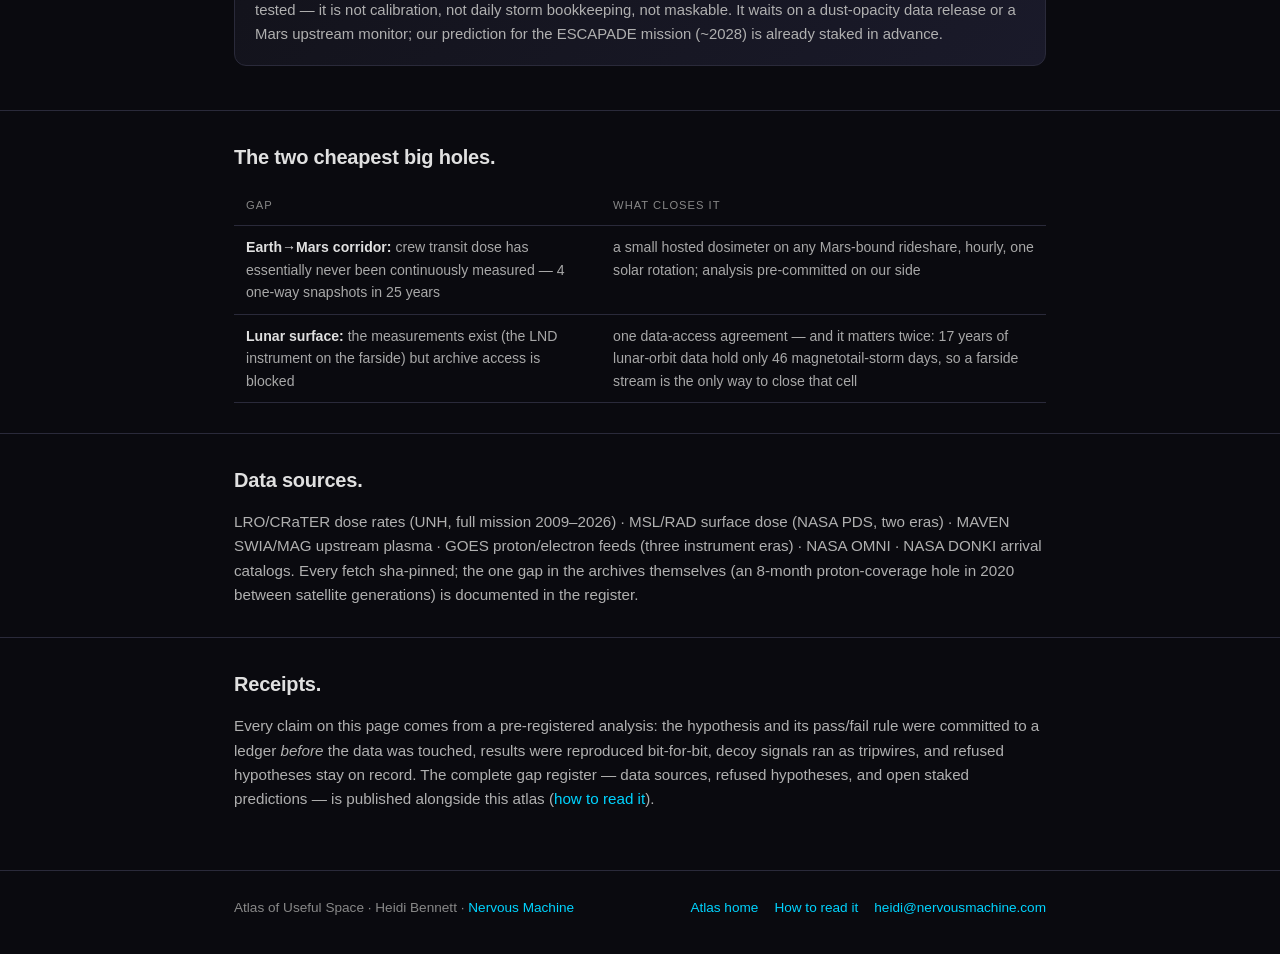
<file: public/atlas-deep/moon-mars.html>
<!DOCTYPE html>
<html lang="en">

<head>
    <meta charset="utf-8">
    <meta name="viewport" content="width=device-width,initial-scale=1">
    <title>Cislunar · Moon · Transit · Mars — Atlas of Useful Space</title>
    <link rel="stylesheet" href="deep.css">
</head>

<body>

    <div class="topbar">
        <div class="container">
            <span><strong>Atlas of Useful Space</strong> · deep dive</span>
            <span><a href="../">&larr; Back to the atlas</a></span>
        </div>
    </div>

    <header class="site">
        <div class="container">
            <div class="brand">
                <a class="brand-link" href="../">ATLAS OF USEFUL SPACE</a>
                <div class="by">by <a href="https://nervousmachine.com"><img src="../logo.svg" alt="" style="height:0.95em;vertical-align:-0.15em;margin-right:0.25em">Nervous Machine</a></div>
            </div>
            <nav class="primary">
                <a href="leo-density.html">LEO density</a>
                <a href="leo-radiation.html">LEO radiation</a>
                <a href="geo.html">GEO</a>
                <a class="here" href="moon-mars.html">Moon &amp; Mars</a>
                <a href="method.html">Method</a>
            </nav>
        </div>
    </header>

    <section class="hero">
        <div class="container">
            <div class="eyebrow">Deep dive · 384,000 km &rarr; 1.5 AU</div>
            <h2>Cislunar · Moon · Transit · <span class="accent">Mars</span></h2>
            <p class="lede">
                <b>The question:</b> beyond the magnetosphere, radiation is the constraint. What do we actually
                know about dose at the Moon, on the way to Mars, and at Mars — and what is still guesswork?
            </p>
        </div>
    </section>

    <section class="block">
        <div class="container">
            <h3 class="section-title">The Moon — 17 years of measurements.</h3>
            <div class="card">
                <span class="tier t-cert">Certified</span>
                <h4>Earth&rsquo;s alerts are not enough at the Moon.</h4>
                <p>We found solar-particle events that produced order-of-magnitude dose responses at the Moon
                    while Earth&rsquo;s official catalogs stayed silent — missed by threshold (too small at
                    Earth), by latency (arrived at the Moon first), and by curation (never entered the record).
                    Each was confirmed by an independent spacecraft in lunar orbit. If you operate near the
                    Moon, you need lunar-vicinity monitoring, not just Earth-side alerts.</p>
            </div>
            <div class="card">
                <span class="tier t-cert">Certified</span>
                <h4>This solar cycle is different.</h4>
                <p>Counting the same way across 17 years, the quiet-day radiation bursts that seeded those
                    discoveries are overwhelmingly a <i>current-cycle</i> phenomenon — 44 of 60 burst-days live
                    in 2023–2025, and 2012 (a loud year by Earth standards) has zero. Models tuned on past
                    cycles will miss this Sun.</p>
            </div>
            <div class="card">
                <span class="tier t-meas">Measured</span>
                <h4>The storm/quiet split holds.</h4>
                <p>One structural change — letting storm hours and quiet hours carry separate weights — fixed a
                    18&times; storm-hour error and stayed fixed across the entire archive. The magnetotail&rsquo;s
                    effect on dose still behaves opposite to textbook expectation; that stays an open question,
                    published, not hidden.</p>
            </div>
        </div>
    </section>

    <section class="block">
        <div class="container">
            <h3 class="section-title">Mars — two years, measured on the ground.</h3>
            <div class="card">
                <span class="tier t-cert">Certified</span>
                <h4>The atmosphere filters the flood.</h4>
                <p>Solar-particle events <i>suppress</i> surface dose at Mars — the same direction in both
                    measured years — and in one season we certified the effect as essentially zero, firmly. (A
                    confident zero is real knowledge: it bounds the hazard.) The same solar events push dose
                    <i>up</i> at the Moon: same Sun, opposite signs, ordered by shielding. One rule, planetary
                    bodies as its coordinates.
                </p>
            </div>
            <div class="card">
                <span class="tier t-cert">Certified</span>
                <h4>Two uncataloged storm arrivals at Mars.</h4>
                <p>Our residuals flagged them, and upstream plasma data from an orbiting spacecraft confirmed
                    both, to the day — arrivals no official catalog lists.</p>
            </div>
            <div class="card">
                <span class="tier t-gap">Open mystery</span>
                <h4>The best open mystery.</h4>
                <p>A seasonal dose signal at Gale Crater appears in <i>both</i> measured years and has survived
                    every explanation we tested — it is not calibration, not daily storm bookkeeping, not
                    maskable. It waits on a dust-opacity data release or a Mars upstream monitor; our prediction
                    for the ESCAPADE mission (~2028) is already staked in advance.</p>
            </div>
        </div>
    </section>

    <section class="block">
        <div class="container">
            <h3 class="section-title">The two cheapest big holes.</h3>
            <div class="table-scroll">
                <table>
                    <tr>
                        <th>gap</th>
                        <th>what closes it</th>
                    </tr>
                    <tr>
                        <td><b>Earth&rarr;Mars corridor:</b> crew transit dose has essentially never been
                            continuously measured — 4 one-way snapshots in 25 years</td>
                        <td>a small hosted dosimeter on any Mars-bound rideshare, hourly, one solar rotation;
                            analysis pre-committed on our side</td>
                    </tr>
                    <tr>
                        <td><b>Lunar surface:</b> the measurements exist (the LND instrument on the farside) but
                            archive access is blocked</td>
                        <td>one data-access agreement — and it matters twice: 17 years of lunar-orbit data hold
                            only 46 magnetotail-storm days, so a farside stream is the only way to close that
                            cell</td>
                    </tr>
                </table>
            </div>
        </div>
    </section>

    <section class="block">
        <div class="container">
            <h3 class="section-title">Data sources.</h3>
            <p class="small">LRO/CRaTER dose rates (UNH, full mission 2009–2026) · MSL/RAD surface dose (NASA
                PDS, two eras) · MAVEN SWIA/MAG upstream plasma · GOES proton/electron feeds (three instrument
                eras) · NASA OMNI · NASA DONKI arrival catalogs. Every fetch sha-pinned; the one gap in the
                archives themselves (an 8-month proton-coverage hole in 2020 between satellite generations) is
                documented in the register.</p>
        </div>
    </section>

    <section class="block">
        <div class="container">
            <h3 class="section-title">Receipts.</h3>
            <p class="small">Every claim on this page comes from a pre-registered analysis: the hypothesis and
                its pass/fail rule were committed to a ledger <i>before</i> the data was touched, results were
                reproduced bit-for-bit, decoy signals ran as tripwires, and refused hypotheses stay on record.
                The complete gap register — data sources, refused hypotheses, and open staked predictions — is
                published alongside this atlas (<a href="method.html">how to read it</a>).</p>
        </div>
    </section>

    <footer>
        <div class="container">
            <div>Atlas of Useful Space &middot; Heidi Bennett &middot; <a href="https://nervousmachine.com">Nervous
                    Machine</a></div>
            <div class="links">
                <a href="../">Atlas home</a>
                <a href="method.html">How to read it</a>
                <a href="mailto:heidi@nervousmachine.com">heidi@nervousmachine.com</a>
            </div>
        </div>
    </footer>

</body>

</html>
</file>
<file: public/atlas-deep/deep.css>
* {
    margin: 0;
    padding: 0;
    box-sizing: border-box;
}

:root {
    --bg: #0a0a0f;
    --bg-card: #12121a;
    --bg-card-2: #1a1a2a;
    --border: #2a2a3a;
    --text: #e0e0e0;
    --muted: #888;
    --dim: #666;
    --cyan: #00d4ff;
    --purple: #7b2ff7;
    --green: #00d464;
    --yellow: #ffd700;
}

body {
    font-family: -apple-system, BlinkMacSystemFont, 'Segoe UI', sans-serif;
    background: var(--bg);
    color: var(--text);
    min-height: 100vh;
    line-height: 1.6;
    -webkit-font-smoothing: antialiased;
}

a {
    color: var(--cyan);
    text-decoration: none;
}

a:hover {
    text-decoration: underline;
}

.container {
    max-width: 860px;
    margin: 0 auto;
    padding: 0 24px;
}

/* ===== Top bar ===== */
.topbar {
    background: linear-gradient(90deg, rgba(0, 212, 255, 0.08), rgba(123, 47, 247, 0.08));
    border-bottom: 1px solid var(--border);
    font-size: 0.85rem;
    padding: 8px 0;
    color: var(--muted);
}

.topbar .container {
    display: flex;
    justify-content: space-between;
    align-items: center;
    flex-wrap: wrap;
    gap: 8px;
}

.topbar strong {
    color: var(--text);
}

/* ===== Header ===== */
header.site {
    padding: 22px 0 14px;
    border-bottom: 1px solid var(--border);
}

header.site .container {
    display: flex;
    justify-content: space-between;
    align-items: baseline;
    flex-wrap: wrap;
    gap: 12px;
}

.brand-link {
    font-size: 1.15rem;
    font-weight: 700;
    letter-spacing: 0.5px;
    background: linear-gradient(135deg, #00d4ff, #7b2ff7);
    -webkit-background-clip: text;
    -webkit-text-fill-color: transparent;
}

.brand-link:hover {
    text-decoration: none;
}

.brand .by {
    font-size: 0.75rem;
    color: var(--muted);
    margin-top: 2px;
}

nav.primary {
    display: flex;
    gap: 16px;
    font-size: 0.85rem;
    flex-wrap: wrap;
}

nav.primary a {
    color: var(--text);
    opacity: 0.75;
}

nav.primary a:hover {
    opacity: 1;
    text-decoration: none;
}

nav.primary a.here {
    opacity: 1;
    color: var(--cyan);
}

/* ===== Hero ===== */
section.hero {
    padding: 40px 0 28px;
}

.eyebrow {
    font-size: 0.72rem;
    text-transform: uppercase;
    letter-spacing: 2px;
    color: var(--muted);
    margin-bottom: 10px;
}

.hero h2 {
    font-size: 1.9rem;
    line-height: 1.2;
    font-weight: 700;
    letter-spacing: -0.4px;
    margin-bottom: 14px;
}

.hero .accent {
    background: linear-gradient(135deg, #00d4ff, #7b2ff7);
    -webkit-background-clip: text;
    -webkit-text-fill-color: transparent;
}

.hero .lede {
    font-size: 1.05rem;
    color: #c0c0c0;
}

/* ===== Sections ===== */
section.block {
    padding: 30px 0;
    border-top: 1px solid var(--border);
}

h3.section-title {
    font-size: 1.25rem;
    font-weight: 600;
    margin-bottom: 14px;
    letter-spacing: -0.2px;
}

.block p {
    color: #b0b0b0;
    margin-bottom: 12px;
    font-size: 0.95rem;
}

.block p:last-child {
    margin-bottom: 0;
}

.block p b,
.block p strong {
    color: #d5d5d5;
}

/* ===== Cards ===== */
.card {
    background: linear-gradient(135deg, var(--bg-card), var(--bg-card-2));
    border: 1px solid var(--border);
    border-radius: 12px;
    padding: 18px 20px;
    margin-bottom: 14px;
}

.card h4 {
    font-size: 1rem;
    font-weight: 600;
    color: var(--text);
    margin: 9px 0 6px;
}

.card p {
    font-size: 0.93rem;
    color: #b0b0b0;
    margin: 0;
}

.card p b,
.card p i {
    color: #d5d5d5;
}

/* ===== Tier chips ===== */
.tier {
    display: inline-block;
    font-size: 0.66rem;
    text-transform: uppercase;
    letter-spacing: 1px;
    padding: 3px 9px;
    border-radius: 999px;
    font-weight: 600;
}

.t-cert {
    color: var(--green);
    background: rgba(0, 212, 100, 0.1);
    border: 1px solid rgba(0, 212, 100, 0.35);
}

.t-meas {
    color: #b388ff;
    background: rgba(123, 47, 247, 0.12);
    border: 1px solid rgba(123, 47, 247, 0.45);
}

.t-mod {
    color: var(--cyan);
    background: rgba(0, 212, 255, 0.08);
    border: 1px dashed rgba(0, 212, 255, 0.5);
}

.t-gap {
    color: var(--yellow);
    background: rgba(255, 215, 0, 0.06);
    border: 1px dashed rgba(255, 215, 0, 0.5);
}

/* ===== Tables ===== */
.table-scroll {
    overflow-x: auto;
}

table {
    width: 100%;
    border-collapse: collapse;
    font-size: 0.88rem;
}

th,
td {
    text-align: left;
    padding: 10px 12px;
    border-bottom: 1px solid var(--border);
    vertical-align: top;
}

th {
    font-size: 0.7rem;
    text-transform: uppercase;
    letter-spacing: 1px;
    color: var(--muted);
    font-weight: 500;
}

td {
    color: #a8a8a8;
}

td b {
    color: var(--text);
}

.small {
    font-size: 0.85rem;
    color: var(--muted);
}

/* ===== Footer ===== */
footer {
    border-top: 1px solid var(--border);
    margin-top: 28px;
    padding: 26px 0 36px;
    color: var(--muted);
    font-size: 0.85rem;
}

footer .container {
    display: flex;
    justify-content: space-between;
    align-items: center;
    flex-wrap: wrap;
    gap: 12px;
}

footer .links {
    display: flex;
    gap: 16px;
    flex-wrap: wrap;
}
</file>
